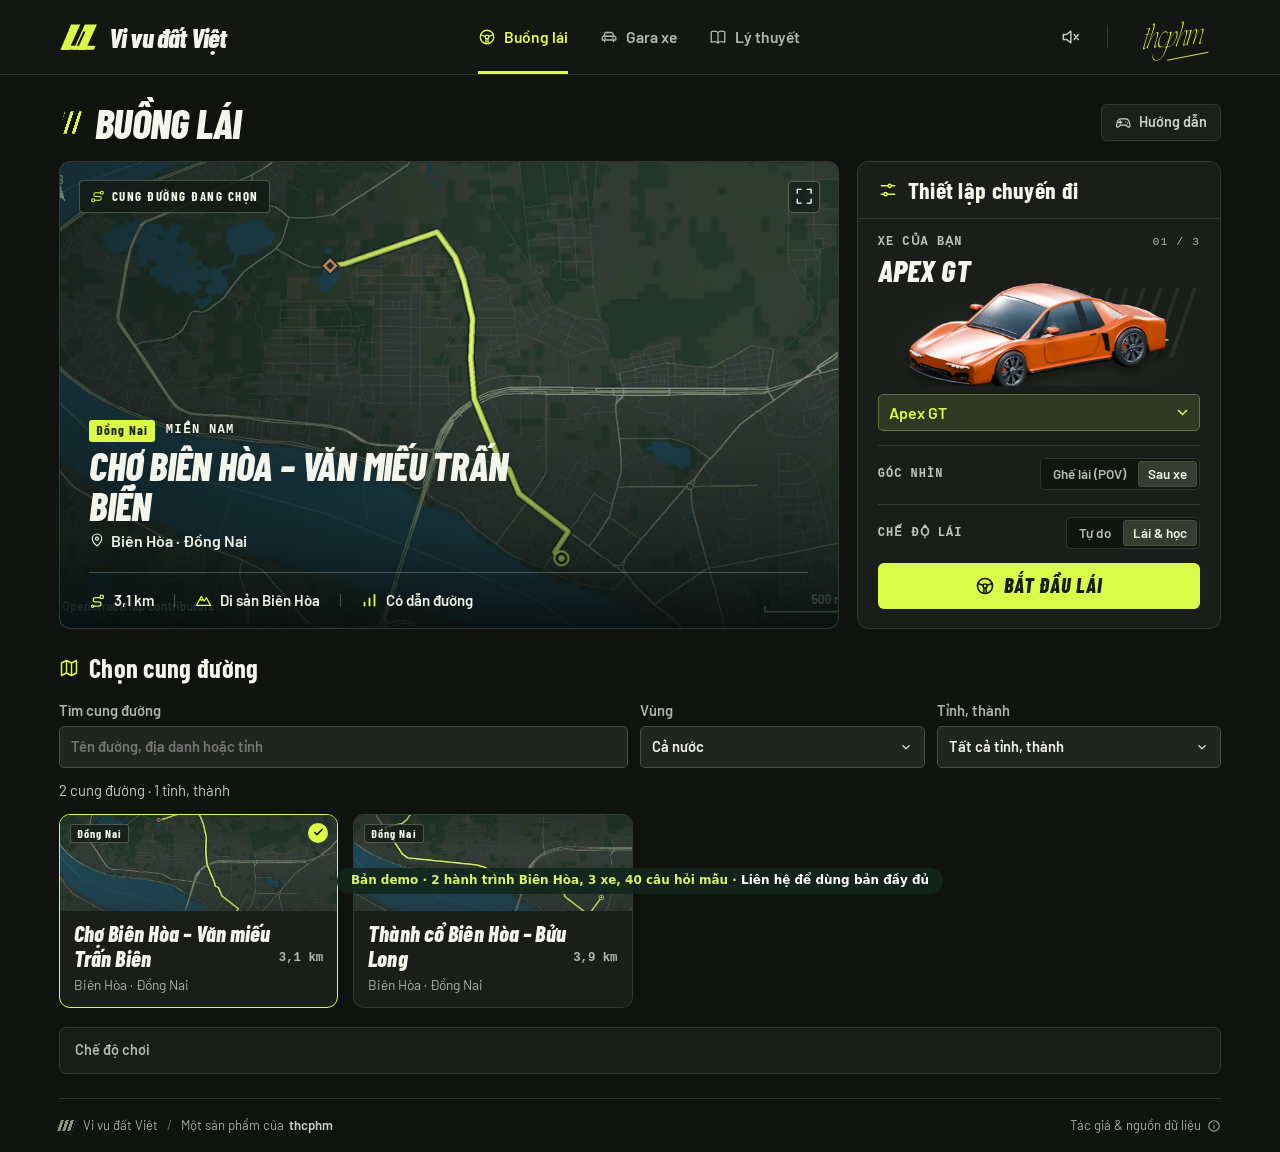
<file: index.html>
<!doctype html>
<html lang="vi"><head><script>(function(){var a={"drive": ["cho-bien-hoa-van-mieu-tran-bien", "thanh-co-bien-hoa-buu-long"], "landmark": ["van-mieu-tran-bien", "thanh-co-bien-hoa", "cho-bien-hoa", "khu-du-lich-buu-long", "chua-buu-phong"]},q=new URLSearchParams(location.search),d=q.get('drive'),l=q.get('landmark');if(!((d&&a.drive.indexOf(d)>=0)||(l&&a.landmark.indexOf(l)>=0)))location.replace('edition/');})();</script><meta charset="utf-8"><meta name="viewport" content="width=device-width,initial-scale=1,viewport-fit=cover"><meta name="theme-color" content="#141b1b">
  <script>if(!location.search&&!location.hash)location.replace('edition/');</script>
  <link rel="stylesheet" href="edition/session.css">
  <title>Xuyên Việt · Lái xe trên bản đồ Việt Nam cùng Vi vu đất Việt</title>
  <meta name="description" content="Cầm lái trên bản đồ Việt Nam, tìm dấu ẩn ở các địa danh và gửi bạn bè bưu thiếp chụp trong game. Chơi ngay trên trình duyệt.">
  <link rel="canonical" href="/">
  <link rel="icon" type="image/png" sizes="96x96" href="favicon.png">
  <script src="journey-stops.js"></script><script src="journey-departures.js"></script>
  <link rel="preload" as="fetch" crossorigin href="vn-roads/index.json">
  <link rel="preload" as="fetch" crossorigin href="vn-traffic/index.json">
  <link rel="preload" as="fetch" crossorigin href="vn-bridges/details.json">
  <link rel="preload" as="fetch" crossorigin href="vn-bridges/footbridges.json">
  <link rel="preload" as="fetch" crossorigin href="vn-traffic/tunnels.json">
  <link rel="preload" as="fetch" crossorigin href="vn-water/index.json">
  <meta property="og:type" content="website">
  <meta property="og:locale" content="vi_VN">
  <meta property="og:site_name" content="Vi vu đất Việt">
  <meta property="og:title" content="Xuyên Việt · Lái xe trên bản đồ Việt Nam cùng Vi vu đất Việt">
  <meta property="og:description" content="Cầm lái trên bản đồ Việt Nam, tìm dấu ẩn ở các địa danh và gửi bạn bè bưu thiếp chụp trong game. Chơi ngay trên trình duyệt.">
  <meta property="og:url" content="/">
  <meta property="og:image" content="/buu-thiep/turtle.jpg">
  <meta property="og:image:type" content="image/jpeg">
  <meta property="og:image:width" content="1200">
  <meta property="og:image:height" content="630">
  <meta property="og:image:alt" content="Bưu thiếp Xuyên Việt chụp Tháp Rùa giữa Hồ Gươm trong Vi vu đất Việt">
  <meta name="twitter:card" content="summary_large_image">
  <script type="application/ld+json">{"@context":"https://schema.org","@type":"WebSite","name":"Vi vu đất Việt","url":"/","inLanguage":"vi"}</script>
<link rel="stylesheet" href="race.css"><link rel="stylesheet" href="answer-feedback.css"><link rel="stylesheet" href="world.css"><script>if(/^#(?:practice\/|exam\/|home$)/.test(location.hash))location.replace('hall.html'+location.hash);else if(new URLSearchParams(location.search).has('route'))location.replace('cup.html'+location.search)</script><link rel="stylesheet" href="cockpit-layout.css"><link rel="stylesheet" href="player-layout.css"><link rel="stylesheet" href="journey-opening.css"><link rel="stylesheet" href="cockpit-ui.css"><link rel="stylesheet" href="cockpit-settings.css"><link rel="stylesheet" href="atlas-finder.css"><link rel="stylesheet" href="driving-map.css"><link rel="stylesheet" href="driving-renderer.css"><link rel="stylesheet" href="sight-secrets.css"><link rel="stylesheet" href="sight-secret-art.css"><link rel="stylesheet" href="journey-postcard.css"><style>#demoBanner{position:fixed;left:50%;bottom:6px;transform:translateX(-50%);z-index:9999;padding:5px 14px;border-radius:999px;background:#12261ce6;color:#d8f36a;font:600 12px/1.3 system-ui,sans-serif;text-decoration:none;white-space:nowrap;max-width:96vw;overflow:hidden;text-overflow:ellipsis}#demoBanner b{color:#fff}#departureChoices,#departureSearch,#startGuided,#openSights,#openPasses,#openMap,#challenge,#showBoard,#showGuidedBoard,.passCollection,a[href^='cup.html'],a[href^='hall.html'],a[href^='library.html']{display:none!important}</style></head>
<body class="arcade journey" data-phase="grid"><script src="edition/route-data.js"></script><script src="edition/pass-data.js"></script><script src="edition/routes.js"></script><script src="edition/session.js"></script><canvas id="world" aria-label="Mạng đường Việt Nam 3D"></canvas>
<div id="openingStill" hidden aria-hidden="true"></div>
<header><a class="brand" href="./">Vi vu <b>đất Việt</b><span class="edition-sign">thcphm</span></a><nav aria-label="Chế độ chơi"><a href="./?classic=1" aria-current="page">Xuyên Việt</a><a href="cup.html">Đua Cúp</a><a href="hall.html">Sân tập</a></nav><div id="viewTools">
  <button type="button" id="lookAround" aria-label="Nhìn quanh" aria-description="Giữ và kéo nút mắt hoặc dùng các phím mũi tên khi nút có tiêu điểm. Thả ra để nhìn theo xe." aria-pressed="false" title="Giữ và kéo để nhìn quanh · Thả để nhìn theo xe"><svg viewBox="0 0 24 24" width="24" height="24" fill="none" stroke="currentColor" stroke-width="1.7" aria-hidden="true"><path d="M2 12s3.6-7 10-7 10 7 10 7-3.6 7-10 7S2 12 2 12Z"/><circle cx="12" cy="12" r="3"/></svg></button>
  <button type="button" id="takePhoto" aria-label="Chụp ảnh cảnh" aria-keyshortcuts="F" title="Chụp ảnh cảnh (F)"><svg viewBox="0 0 24 24" width="24" height="24" fill="none" stroke="currentColor" stroke-width="1.7" stroke-linejoin="round" aria-hidden="true"><path d="M3 7.5h4l1.7-3h6.6l1.7 3h4v12H3z"/><circle cx="12" cy="13" r="3.6"/></svg><span class="shutterLabel">Chụp</span></button>
</div><div class="tools"><button type="button" id="camera" hidden>Trong xe</button><button type="button" id="carMusic" aria-label="Nhạc trong xe" aria-pressed="false" title="Bật nhạc" hidden><span class="musicNote" aria-hidden="true">♫</span><span class="musicLabel">Bật nhạc</span></button><button id="sound">Tắt âm</button><button id="worldEnergy" class="edition-energy-btn" hidden>Năng lượng</button><button id="pause" hidden>Tạm dừng</button></div></header>
<audio id="cabinTrack" src="music/silver-lining.mp3" preload="none"></audio>
<main id="grid" class="opening" aria-labelledby="journeyTitle">
  <div class="departureRibbon"><div id="departureChoices" class="departureChoices" role="group" aria-label="Chọn nhanh điểm xuất phát"></div><a class="passCollection" href="cung-duong.html">Cung đường nổi tiếng</a></div>
  <div class="openingCopy">
    <p class="openingMode">Xuyên Việt <span>Lái tự do</span></p>
    <h1 id="journeyTitle">Xuyên Việt</h1>
    <p id="journeyCaption">Lái xe trên bản đồ Việt Nam, từ phố cổ Hà Nội đến những cung đèo và miền sông nước.</p>
    <label class="learnerChoice"><input id="learnerDrive" type="checkbox"> Tập lái bằng sedan <small>40 km/h</small></label>
    <div class="openingActions">
      <button id="launch" aria-describedby="runNotice" disabled>Đang tải đường…</button>
      <button id="startGuided" aria-haspopup="dialog" disabled>Lộ trình</button>
      <button id="openSetup" aria-haspopup="dialog">Tùy chọn</button>
    </div>
    <p class="runNotice">
      <span id="runNotice">Khi xuất phát, máy chủ ghi lượt lái và dùng cookie cho khách. <a href="privacy.html" target="_blank" rel="noopener">Quyền riêng tư</a></span>
    </p>
    <p id="loadStatus" role="status"></p>
  </div>
  <form id="departureSearch" class="atlasTicket" role="search" aria-label="Tìm điểm xuất phát">
    <span class="ticketMap" aria-hidden="true"><canvas id="departureMap" width="520" height="182"></canvas></span>
    <div class="ticketInfo"><label for="departureQuery">Bạn muốn xuất phát ở đâu?</label>
      <div class="departureQuery"><input id="departureQuery" type="search" placeholder="Tên đường, địa danh…" autocomplete="off" enterkeyhint="search"><button id="openingAtlas" type="submit" aria-haspopup="dialog" disabled>Tìm</button></div>
      <small id="departureCoords"></small>
    </div>
  </form>
  <div class="openingKeys" aria-label="Phím điều khiển"><span><kbd>W</kbd><kbd>S</kbd> Ga / phanh</span><span><kbd>A</kbd><kbd>D</kbd> Đánh lái</span><span data-boost-control><kbd>Shift</kbd> Nitro</span><span><kbd>M</kbd> Bản đồ</span></div>
</main>
<script>JourneyDepartures.mount()</script>
<dialog id="journeySetup" aria-labelledby="setupTitle">
  <div class="dialogHead"><h2 id="setupTitle">Tùy chọn hành trình</h2><button id="closeSetup" aria-label="Đóng tùy chọn">✕</button></div>
  <div class="launchpanel"><div class="fieldlabel"><label for="openMap">Điểm xuất phát</label><span class="placeShortcuts"><a href="#dia-danh" id="openSights">Danh lam 3D</a><a href="#duong-deo" id="openPasses">Đường đèo</a></span></div><button id="openMap"><b id="placeTitle">Chọn điểm xuất phát</b><span>Mở bản đồ ↗</span></button><a data-weather href="https://open-meteo.com/" target="_blank" rel="noopener" aria-label="Thời tiết từ Open-Meteo">Thời tiết tại điểm lái</a><label for="garage">Xe của bạn</label><select id="garage"><optgroup label="Vi vu đất Việt · thcphm" data-edition></optgroup><option value="supercar">Siêu xe động cơ giữa</option><option value="gt">GT điện</option><option value="muscle-car">Muscle Car V8</option><option value="rally">Rally thể thao</option><option value="family-sedan">Sedan 5 chỗ</option><option value="suv">SUV 7 chỗ</option><option value="family-minivan">MPV gia đình 7 chỗ</option></select><label for="trafficLevel">Mật độ giao thông</label><select id="trafficLevel"><option value="auto">Theo khu vực và giờ lái</option><option value="quiet">Đường thoáng</option><option value="busy">Phố đông</option></select><button id="challenge" aria-describedby="challengeNotice" disabled>Đua xuyên Việt</button><p id="challengeNotice" class="runNotice">Khi xuất phát, máy chủ ghi lượt lái và dùng cookie cho khách. <a href="privacy.html" target="_blank" rel="noopener">Quyền riêng tư</a></p></div><button class="layoutButton" data-cockpit-settings aria-haspopup="dialog">Bố trí buồng lái</button><button class="openBoard" type="button" data-stamp-book aria-haspopup="dialog">Sổ dấu hành trình</button><button class="openBoard" id="showBoard">Bảng xếp hạng online</button><button class="openBoard" id="showGuidedBoard">Bảng hạng các tuyến nổi bật</button><details class="guide"><summary>Cách điều khiển</summary><p>W hoặc ↑ để tăng ga, S hoặc ↓ để phanh và lùi. A/D hoặc ←/→ để đánh lái. Giữ Shift để dùng nitro. Nhấn M hoặc chạm bản đồ nhỏ để mở bản đồ lớn. Trên điện thoại, giữ Ga rồi trượt lên Ga + Nitro để tăng tốc. Trượt về Ga để ngừng dùng nitro. Giữ nút mắt rồi kéo để nhìn quanh, hoặc chạm nút mắt rồi kéo trên cảnh. Thả ra để nhìn theo xe.</p></details><nav class="infoLinks" aria-label="Thông tin Vi vu đất Việt"><a href="trailer/qua-mot-khuc-cua.mp4">Xem trailer</a> · <a href="privacy.html">Quyền riêng tư</a> · <a href="terms.html">Điều khoản và nguồn</a> · <a href="contact.html">Liên hệ</a></nav>
</dialog>
<section id="hud" class="hud" hidden><div class="routeInfo"><div class="routeReadout"><small>ĐANG LÁI TRÊN</small><small id="duelInfo" hidden></small><strong id="street">Đường Việt Nam</strong><span id="turnInfo"></span><span id="roadFacts" hidden></span><span id="landmark" hidden></span><span id="guidedInfo" hidden></span><a data-weather href="https://open-meteo.com/" target="_blank" rel="noopener" aria-label="Thời tiết từ Open-Meteo">Thời tiết tại điểm lái</a><span id="trip">0,0 km</span></div><div class="routeActions"><button id="tourView" hidden>Ngắm địa danh 3D</button><button type="button" id="scenicRadio" hidden>Dò đài FM</button></div></div>
<button type="button" class="navigationDock" id="openDrivingMap" aria-haspopup="dialog" aria-controls="drivingMap" aria-keyshortcuts="M" aria-label="Mở bản đồ khu vực"><canvas id="map" width="188" height="150" aria-hidden="true"></canvas><span class="mapHint"><kbd>M</kbd> Bản đồ</span></button>
<div class="telemetry"><strong id="speed">0</strong> km/h<div><label>Thân xe <meter id="hp" min="0" max="100" value="100"></meter></label><label data-boost-control>Nitro <meter id="nitro" min="0" max="100" value="100"></meter></label></div></div>
</section>
<output id="callout" aria-live="polite"></output><div class="touch" id="touch" hidden><div><button data-key="a" aria-label="Lái trái">◀</button><button data-key="d" aria-label="Lái phải">▶</button></div><div><button data-key="w shift" data-slide-pedal>Ga + Nitro</button><button data-key="s" aria-label="Phanh và lùi" title="Giữ để phanh, tiếp tục giữ để lùi">Phanh<br>Lùi</button><button data-key="w" data-slide-pedal>Ga</button></div></div>
<div id="secretField" hidden><button type="button" id="secretGlint" aria-label="Khám phá ánh lóe">✧</button><div id="secretApparition" aria-hidden="true"></div></div>
<section id="tourCamera" hidden aria-label="Góc ngắm địa danh"><div><details id="tourInfo" open><summary><strong id="tourTitle"></strong></summary><p id="tourDescription" hidden></p></details><small>Kéo để xoay · <a id="tourReference" target="_blank" rel="noopener">Ảnh tham khảo ↗</a></small><button type="button" id="fieldView" hidden aria-haspopup="dialog">Xem tại chỗ</button> <button type="button" id="sitePlan" hidden aria-haspopup="dialog">Sơ đồ quần thể</button> <button type="button" id="secretOpen">Tìm dấu ẩn</button> <button type="button" data-postcard aria-haspopup="dialog">Viết bưu thiếp</button></div><label id="complexStopLabel" hidden>Góc ngắm<select id="complexStop"></select></label><label>Ánh sáng<select id="tourLight"><option value="">Theo hành trình</option><option value="9">Buổi sáng</option><option value="17">Cuối chiều</option><option value="21">Ban đêm</option></select></label><label>Khoảng cách<input id="tourZoom" type="range" min=".55" max="1.55" step=".05" value="1"></label><button id="backToCar">Trở lại xe</button>
  <div id="secretPanel" hidden>
    <small id="secretPlace"></small>
    <div id="secretHunt" hidden>
      <p id="secretClue" tabindex="-1"></p><span id="secretDirection" role="status"></span>
      <label id="secretLens" hidden>Lấy nét · Gần <input id="secretFocus" type="range" min=".55" max="1.55" step=".05" value="1"> Xa</label>
      <button type="button" id="secretDusk" hidden>Ngắm lúc chạng vạng</button>
      <div class="stampActions"><button type="button" id="secretLeft" aria-label="Xoay góc ngắm sang trái">◀</button><button type="button" id="secretRight" aria-label="Xoay góc ngắm sang phải">▶</button><button type="button" id="secretCapture" disabled>Đóng dấu</button><button type="button" id="secretCancel">Ngắm tiếp</button></div>
    </div>
    <div id="secretResult" hidden>
      <div id="secretPrint" class="sight-secret-discovery" aria-hidden="true"></div>
      <div role="status"><small id="secretSaved"></small><h2 id="secretTitle"></h2><p id="secretStory"></p></div>
      <div class="stampActions"><button type="button" data-stamp-book aria-haspopup="dialog">Mở sổ dấu</button><button type="button" data-postcard aria-haspopup="dialog">Gửi bưu thiếp có dấu</button><button type="button" id="secretDone">Ngắm tiếp</button></div>
    </div>
  </div>
</section>
<dialog id="stampJournal" aria-labelledby="stampHeading">
  <div class="stampBookHead"><h2 id="stampHeading">Sổ dấu hành trình</h2><button type="button" id="stampClose" autofocus>Đóng sổ</button></div>
  <p id="stampCount"></p><ul id="stampList"></ul>
  <div id="stampPages" hidden><button id="stampPrev" type="button">Trang trước</button><span id="stampPage" aria-live="polite"></span><button id="stampNext" type="button">Trang sau</button></div>
</dialog><dialog id="fieldDialog" aria-labelledby="fieldTitle"><header><h2 id="fieldTitle"></h2><button type="button" id="fieldClose">Đóng</button></header><div id="fieldStage"></div><footer><span id="fieldCaption"></span><a id="fieldSource" target="_blank" rel="noopener">Nguồn tư liệu ↗</a></footer></dialog>
<dialog id="sightPhoto" aria-labelledby="sightPhotoTitle"><header><h2 id="sightPhotoTitle"></h2><button type="button" autofocus>Đóng ảnh</button></header><figure><img alt=""><figcaption></figcaption></figure></dialog>
<dialog id="atlas" aria-labelledby="atlasTitle">
<div class="dialogHead"><div><small>ATLAS VIỆT NAM</small><h2 id="atlasTitle">Chọn điểm xuất phát</h2><p id="coverage"></p></div><button id="closeAtlas" aria-label="Đóng bản đồ">✕</button></div>
<div class="atlasSwitch" aria-label="Hiển thị điểm đến"><button id="atlasList" aria-pressed="true">Danh sách</button><button id="atlasMap" aria-pressed="false">Bản đồ</button></div><div class="atlasCols"><canvas id="country" width="430" height="615" aria-label="Bản đồ điểm đến tại Việt Nam, gồm quần đảo Hoàng Sa (Việt Nam) và quần đảo Trường Sa (Việt Nam)"></canvas>
<section class="atlasBrowse"><label for="findPlace">Tìm trên bản đồ</label><input id="findPlace" type="search" placeholder="Số nhà, tên đường, địa điểm hoặc tọa độ" autocomplete="off" enterkeyhint="search" role="combobox" aria-autocomplete="list" aria-controls="places" aria-expanded="false">
<div class="atlasNearby" aria-label="Tìm quanh xe"><button type="button" data-near="Cây xăng">Cây xăng gần đây</button><button type="button" data-near="Cà phê">Cà phê gần đây</button><button type="button" data-near="Chợ">Chợ gần đây</button></div>
<label for="tourFilter">Bộ lọc</label><select id="tourFilter"><option value="all">Tất cả điểm đến</option><option value="mountain">Đường đèo</option><option value="model">Mô hình 3D riêng</option><option value="heritage">Tuyến tham quan di sản</option></select>
<small id="resultCount" role="status"></small><div id="places" role="listbox" aria-label="Kết quả tìm kiếm"></div><button id="morePlaces" type="button" hidden>Xem thêm</button><button id="retrySearch" type="button" hidden>Thử tải lại dữ liệu tìm kiếm</button></section></div>
<div class="atlasFoot"><p id="picked" role="status"></p><a id="racePass" hidden>Đua chặng này</a><button class="hot" id="travel" disabled>Đặt điểm xuất phát</button></div></dialog>
<dialog id="drivingMap" aria-labelledby="drivingMapTitle" aria-describedby="drivingMapStreet">
  <div class="areaMapHeader"><div><h2 id="drivingMapTitle">Bản đồ khu vực</h2><p id="drivingMapStreet"></p></div><button id="closeDrivingMap" type="button" autofocus>Trở lại xe</button></div>
  <div class="areaMapSheet"><canvas id="areaMap" aria-label="Mạng đường, địa danh, vị trí và hướng xe. Dùng phím mũi tên để di chuyển bản đồ."></canvas><span class="mapNorth">Bắc</span><span id="mapScale"></span></div>
  <div class="areaMapFooter"><div class="areaMapKey"><span><i class="carSwatch"></i>Xe của bạn</span><span><i></i>Địa danh</span><span id="mapFixtureKey" hidden><i class="lampSwatch"></i>Đèn <i class="bollardSwatch"></i>Cọc chắn</span><a href="https://www.openstreetmap.org/copyright" target="_blank" rel="noopener">© OpenStreetMap</a></div>
    <div class="areaMapControls"><button id="mapZoomOut" aria-label="Thu nhỏ">−</button><button id="mapZoomIn" aria-label="Phóng to">+</button><button id="mapRecenter">Về vị trí xe</button></div></div>
</dialog>
<link rel="stylesheet" href="drive-planner.css">
<script src="guided-drive.js"></script><script src="drive-planner.js"></script>
<dialog id="drivePlanner" aria-labelledby="plannerTitle">
  <div class="dialogHead"><h2 id="plannerTitle">Lộ trình Xuyên Việt</h2><button id="closePlanner" aria-label="Đóng lộ trình">✕</button></div>
  <div class="planTabs" role="group" aria-label="Loại lộ trình"><button id="customTab" aria-pressed="true">Tự chọn</button><button id="featuredTab" aria-pressed="false">Tuyến nổi bật</button></div>
  <div id="customTrip"><label for="pickOrigin">Điểm đi</label><button id="pickOrigin" aria-haspopup="dialog"></button><label for="pickDestination">Điểm đến</label><button id="pickDestination" aria-haspopup="dialog">Chọn điểm đến</button></div>
  <div id="featuredTrips" hidden><fieldset id="featuredChoices" aria-label="Tuyến có bảng xếp hạng"></fieldset><p id="featuredDescription" aria-live="polite"></p><a href="cung-duong.html">Khám phá sáu cung đèo</a></div>
  <p id="planStatus" role="status"></p>
  <div class="planActions"><button id="planDrive" class="hot" disabled>Tìm đường</button><button id="planRanking" hidden>Xem bảng hạng</button></div>
</dialog>
<dialog id="guidedArrival" aria-labelledby="arrivalTitle"><h2 id="arrivalTitle">Đã đến hồ Tam Chúc</h2><p id="arrivalResult"></p><button class="hot" id="arrivalBoard">Xem hạng và gửi thành tích</button><button id="arrivalTour">Ngắm Tam Chúc</button><button id="arrivalDrive">Lái tiếp</button><button id="arrivalRetry">Lái lại tuyến này</button></dialog>
<dialog id="pit"><small>GARA CHÚ TƯ</small><h2 id="remark"></h2><p id="prompt"></p><img id="pitImage" hidden alt=""><div id="choices"></div><p id="reply" role="status"></p><button id="repair" class="hot" hidden>Nhận xe và lái tiếp</button></dialog>
<dialog id="rest"><small>XUYÊN VIỆT</small><h2>Dừng chân</h2><p id="positionLabel"></p><button id="resume" class="hot">Lái tiếp</button><button type="button" data-postcard aria-haspopup="dialog">Viết bưu thiếp từ đây</button><button id="scoreBoard">Xem hạng và gửi thành tích</button><button class="layoutButton" data-cockpit-settings aria-haspopup="dialog">Bố trí buồng lái</button><button id="raceMode">Đua xuyên Việt</button><button id="reverse">Đặt xe về đường</button><button id="pausedPlanner">Chọn lộ trình</button><button id="relocate">Đổi điểm xuất phát</button><a href="#duong-deo" id="pausedPasses">Chọn đường đèo</a><a href="cup.html">Đua Cúp Bánh Mì</a><a href="edition/">Buồng lái thcphm</a></dialog>
<dialog id="postcard" aria-labelledby="postcardTitle">
  <div class="postcardHead"><h2 id="postcardTitle">Bưu thiếp Xuyên Việt</h2><button type="button" id="closePostcard" autofocus>Đóng</button></div>
  <img id="postcardPrint" alt="" hidden>
  <p id="postcardMessage" aria-live="polite"></p>
  <div class="postcardActions">
    <button type="button" id="postcardNote" disabled>Đổi lời nhắn</button>
    <button type="button" id="postcardShare" disabled>Gửi bưu thiếp</button>
    <a id="postcardSave" hidden>Tải ảnh</a>
    <button type="button" id="postcardLink">Sao chép link điểm hẹn</button>
  </div>
  <input type="url" id="postcardUrl" readonly hidden aria-label="Link điểm hẹn để sao chép">
</dialog>
<div class="osm-credit"><a href="https://www.openstreetmap.org/copyright" target="_blank" rel="noopener">© OpenStreetMap contributors</a> · <a href="https://opendatacommons.org/licenses/odbl/1-0/" target="_blank" rel="noopener">ODbL</a> · <a href="streetscape/CREDITS.txt" target="_blank" rel="noopener">Địa hình &amp; ảnh</a> · <a href="vn-environment/CREDITS.txt" target="_blank" rel="noopener">Dân cư &amp; lớp phủ</a> · <a href="vn-structures/CREDITS.txt" target="_blank" rel="noopener">Nhà</a></div>
<script src="guardrail-clearance.js"></script><script src="leaderboard.js"></script><script src="driving-weather.js"></script><script src="cockpit-settings.js"></script><script src="vehicle-look.js"></script><script src="drive-input.js"></script><script src="driving-renderer.js"></script><script src="driving-graphics.js"></script><script src="surface-materials.js"></script><script src="landmark-terrain.js"></script><script src="sight-landscapes.js"></script><script src="memorial-grounds-data.js"></script><script src="sight-grounds.js"></script><script src="cave-openings.js"></script><script src="vietnam-relief.js"></script><script src="pedestrian-models.js"></script><script src="bodywork.js"></script><script src="drivetrain.js"></script><script src="audio.js"></script><script src="answer-feedback.js"></script><script src="pit-quiz.js"></script><script src="road-tile-codec.js"></script><script src="bridge-profiles.js"></script><script src="tunnel-profiles.js"></script><script src="bridge-signatures.js"></script><script src="world-roads.js"></script><script src="world-road-traffic.js"></script><script src="world-duel.js"></script><script src="sight-details.js"></script><script src="ba-dinh-landscape.js"></script><script src="tourism-catalog.js"></script><script src="tourism-markets.js"></script><script src="heritage-components.js"></script><script src="van-mieu-survey.js"></script><script src="van-mieu.js"></script><script src="visitor-atlas.js"></script><script src="sight-photos.js"></script><script src="nature-field-captures.js"></script><script src="sight-field-views.js"></script><script src="bach-khoa-grounds.js"></script><script src="heritage-visits.js"></script><script src="central-arch.js"></script><script src="karst-landscapes.js"></script><script src="forest-giants.js"></script><script src="sights-van-mieu-tran-bien.js"></script><script src="sights-dong-nai-bien-hoa.js"></script><script src="sights-dong-nai-bien-hoa-center.js"></script><script src="tam-chuc-dien.js"></script><script src="tam-chuc-san.js"></script><script src="tam-chuc-nui-ho.js"></script><script src="tam-chuc-paths.js"></script><script src="temple-foundations.js"></script><script src="sight-finishes.js"></script><script src="sight-hydrography-data.js"></script><script src="sight-hydrography.js"></script><script src="landmark-materials.js"></script><script src="vietnam-landmarks.js"></script><script src="roadside-impact.js"></script><script src="vietnam-osm-buildings.js"></script><script src="vietnam-structures.js"></script><script src="vietnam-environment.js"></script><script src="vietnam-amenities.js"></script><script src="world-land-cover.js"></script><script src="world-street-life.js"></script><script src="visitor-roofs.js"></script><script src="central-streetscapes.js"></script><script src="tour-district.js"></script><script src="driving-water.js"></script><script src="shore-terrain.js"></script><script src="sidewalk-contours.js"></script><script src="grounded-walkways.js"></script><script src="temple-surfaces.js"></script><script src="world-signs.js"></script><script src="driving-map.js"></script><script src="shen-long.js"></script><script src="sky-sightings.js"></script><script src="world-bakery.js"></script><script src="edition/fleet.js"></script><script src="edition/energy.js"></script><script src="world-garage.js"></script><script src="world-scene.js"></script><script src="scenic-passes.js"></script><script src="landscape-views.js"></script><script src="pass-surface.js"></script><script src="mountain-stages.js"></script><script src="stage-terrain.js"></script><script src="atlas-finder.js"></script><template id="secretAssets"><script src="sight-secret-art.js"></script><script src="sight-secret-stories.js"></script><script src="sight-secret-coasts.js"></script><script src="sight-secret-inland.js"></script><script src="sight-secret-fieldnotes.js"></script><script src="sight-secret-pilgrimage.js"></script><script src="sight-secret-co-loa.js"></script><script src="sight-secret-dien-bien.js"></script><script src="sight-secret-ba-be.js"></script><script src="sight-secret-ha-long-islets.js"></script><script src="sight-secret-cai-beo.js"></script><script src="sight-secret-ben-beo.js"></script><script src="sight-secret-ben-hoa-thach-han.js"></script><script src="sight-secret-huong-tich.js"></script><script src="sight-secret-thien-tru.js"></script><script src="sight-secret-giai-oan-huong-son.js"></script><script src="sight-secret-ben-yen.js"></script><script src="sight-secret-ngu-nhac.js"></script><script src="sight-secret-huynh-thuy-le.js"></script><script src="sight-secret-go-thap.js"></script><script src="sight-secret-hon-yen.js"></script><script src="sight-secret-dam-o-loan.js"></script><script src="sight-secret-bai-mon.js"></script><script src="sight-secret-hon-nua.js"></script><script src="sight-secret-ben-bai-huong.js"></script><script src="sight-secret-luong-van-chanh.js"></script><script src="sight-secret-tuong-niem-nui-nhan.js"></script><script src="sight-secret-bao-tang-phu-yen.js"></script><script src="sight-secret-thac-cay-du.js"></script><script src="sight-secret-vinh-xuan-dai.js"></script><script src="sight-secret-mui-rang-dong.js"></script><script src="sight-secret-nui-da-bia.js"></script><script src="sight-secret-dam-cu-mong.js"></script><script src="sight-secret-ho-dambri.js"></script><script src="sight-secret-nha-vung-ro.js"></script><script src="sight-secret-chua-buu-minh.js"></script><script src="sight-secret-thac-dambri.js"></script><script src="sight-secret-vung-ro.js"></script><script src="sight-secret-bien-ho-che.js"></script><script src="sight-secret-bo-dong-nam-ho-lak.js"></script><script src="sight-secret-nha-day-buon-ma-thuot.js"></script><script src="sight-secret-dinh-lac-giao.js"></script><script src="sight-secret-bien-ho-pleiku.js"></script><script src="sight-secret-ben-thuyen-buon-jun.js"></script><script src="sight-secret-biet-dien-ho-lak.js"></script><script src="sight-secret-lang-sen.js"></script><script src="sight-secret-lang-mo-truong-dinh.js"></script><script src="sight-secret-nam-phuong-linh-tu.js"></script><script src="sight-secret-doc-phu-hai.js"></script><script src="sight-secret-lang-hoa-sa-dec.js"></script><script src="sight-secret-nguyen-sinh-sac.js"></script><script src="sight-secret-vuon-chim-bac-lieu.js"></script><script src="sight-secret-dinh-trung-go-cong.js"></script><script src="sight-secret-u-minh-ha.js"></script><script src="sight-secret-pu-luong.js"></script><script src="sight-secret-mac-cuu.js"></script><script src="sight-secret-thach-dong.js"></script><script src="sight-secret-phu-dung.js"></script><script src="sight-secret-cuc-phuong.js"></script><script src="sight-secret-cat-tien.js"></script><script src="sight-secret-bach-ma.js"></script><script src="sight-secret-my-son.js"></script><script src="sight-secret-xu-doai.js"></script><script src="sight-secret-tram-chim.js"></script><script src="sight-secret-dong-van.js"></script><script src="sight-secret-themes.js"></script></template><script src="sight-secrets.js"></script><template id="journeyRenderer"><script src="three.min.js"></script><script src="traffic/loader.js"></script><script src="clipper.min.js"></script><script src="tree-scan-data.js"></script><script src="tree-models.js"></script><script src="cabin.js"></script><script src="driving-fx.js"></script><script src="tunnel-mesh.js"></script><script src="bridge-mesh.js"></script><script src="world-verges.js"></script><script src="world-atmosphere.js"></script><script src="world-family-sedan.js"></script></template><script src="world.js"></script><a id="demoBanner" href="contact.html">Bản demo · 2 hành trình Biên Hòa, 3 xe, 40 câu hỏi mẫu · <b>Liên hệ để dùng bản đầy đủ</b></a></body></html>
</file>
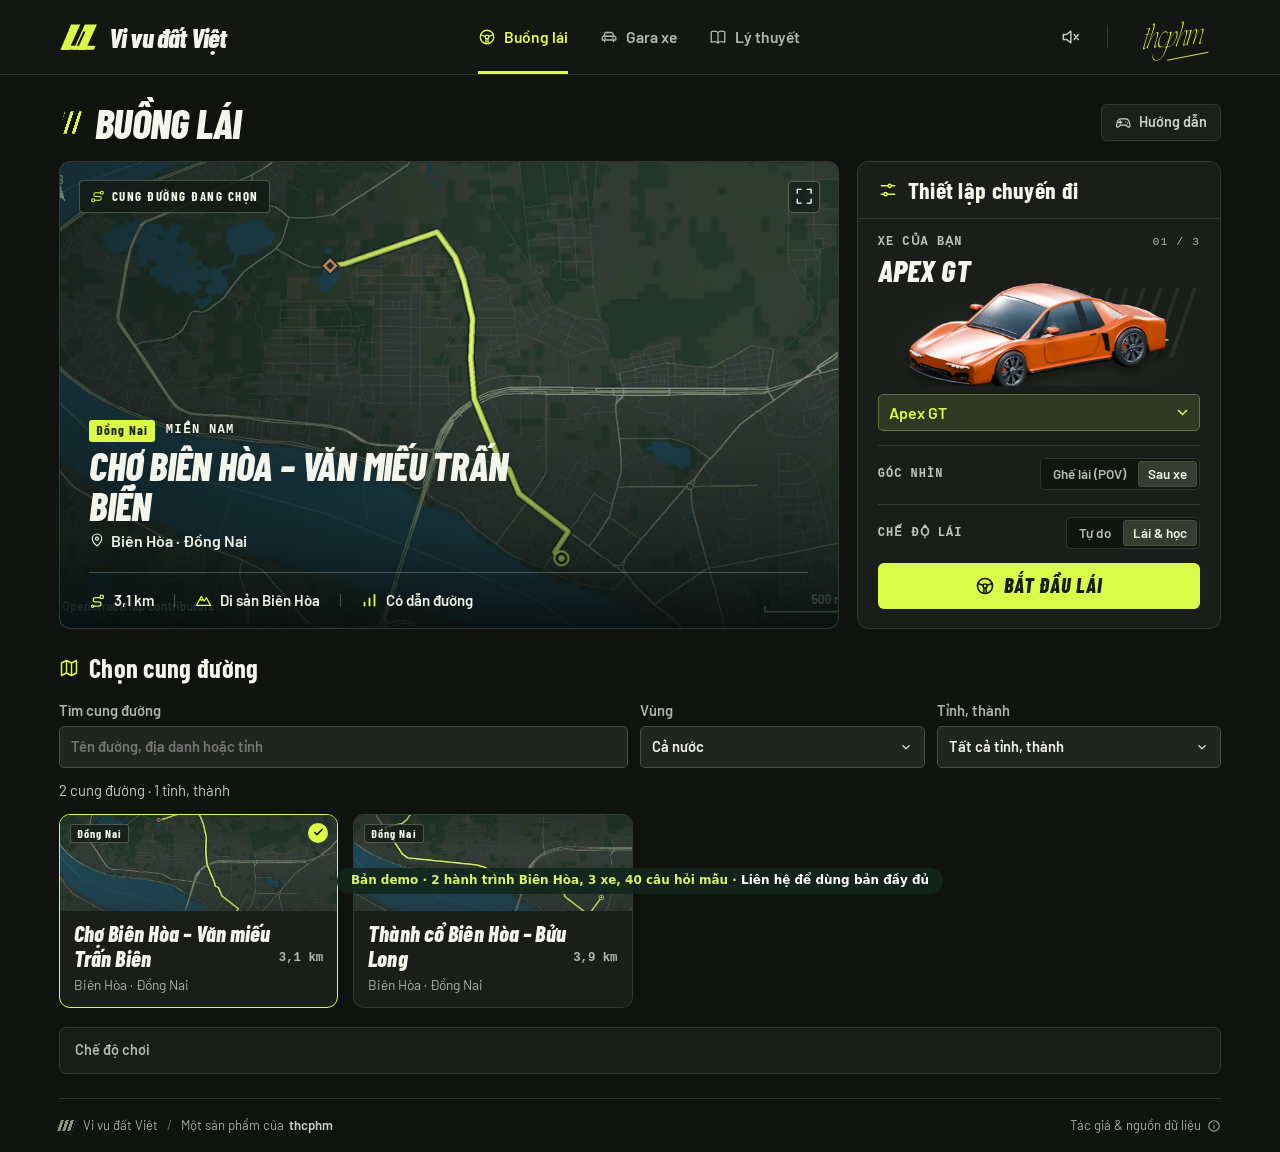
<file: edition/index.html>
<!doctype html>
<html lang="vi">
<head>
  <meta charset="utf-8">
  <meta name="viewport" content="width=device-width,initial-scale=1,viewport-fit=cover">
  <meta name="theme-color" content="#101210">
  <meta name="description" content="Vi vu đất Việt – mô phỏng lái xe trên những cung đường Việt Nam, chọn xe và ôn lý thuyết. Một sản phẩm của thcphm.">
  <meta property="og:site_name" content="Vi vu đất Việt">
  <meta property="og:title" content="Vi vu đất Việt">
  <meta name="author" content="thcphm">
  <title>Vi vu đất Việt</title>
  <link rel="icon" type="image/svg+xml" href="assets/mark.svg">
  <link rel="stylesheet" href="style.css">
  <link rel="preload" href="assets/fonts/condensed-extra-italic.woff" as="font" type="font/woff" crossorigin>
  <link rel="preload" href="assets/routes/traces/cho-bien-hoa-van-mieu-tran-bien.webp" as="image">
<style>#demoBanner{position:fixed;left:50%;bottom:6px;transform:translateX(-50%);z-index:9999;padding:5px 14px;border-radius:999px;background:#12261ce6;color:#d8f36a;font:600 12px/1.3 system-ui,sans-serif;text-decoration:none;white-space:nowrap;max-width:96vw;overflow:hidden;text-overflow:ellipsis}#demoBanner b{color:#fff}a[data-page='ban-do'],.map-jump,a[href^='../cup.html'],a[href^='../hall.html'],a[href^='../library.html'],a[href*='plan=custom'],a[href*='classic=1']{display:none!important}</style></head>
<body>
  <header class="topbar">
    <div class="top-inner">
      <a class="brand" href="#buong-lai" aria-label="Vi vu đất Việt, về buồng lái">
        <img class="mark" src="assets/mark.svg" alt="" width="46" height="42">
        <span>Vi vu đất Việt</span>
      </a>
      <nav class="main-nav" aria-label="Điều hướng chính">
        <a href="#buong-lai" data-page="buong-lai"><i data-icon="wheel"></i>Buồng lái</a>
        <a href="#ban-do" data-page="ban-do"><i data-icon="map-fold"></i>Bản đồ</a>
        <a href="#gara" data-page="gara"><i data-icon="car"></i>Gara xe</a>
        <a href="#ly-thuyet" data-page="ly-thuyet"><i data-icon="book"></i>Lý thuyết</a>
      </nav>
      <div class="bar-end">
        <button class="icon-button sound-switch" id="sound" aria-label="Bật âm thanh" title="Bật âm thanh"><i data-icon="volume-x"></i></button>
        <span class="bar-divider"></span>
        <button class="signature-button" data-dialog="credits" title="Tác giả và nguồn dữ liệu" aria-label="thcphm, tác giả và nguồn dữ liệu"><span class="signature">thcphm</span></button>
      </div>
    </div>
  </header>

  <main class="shell">
    <section class="view" id="view-buong-lai" aria-labelledby="cockpit-title">
      <div class="page-head">
        <div class="title-wrap"><span class="heading-ticks" aria-hidden="true"></span><h1 id="cockpit-title">Buồng lái</h1></div>
        <div class="page-actions">
          <button class="soft-button" data-dialog="guide"><i data-icon="gamepad"></i>Hướng dẫn</button>
        </div>
      </div>
      <div class="dashboard">
        <article class="hero" id="route-hero" aria-labelledby="hero-title">
          <div class="hero-land" id="hero-land"></div>
          <div class="hero-screen"></div>
          <div class="hero-car-wrap" id="hero-car-wrap"><img id="hero-car" src="assets/vehicles/apex-rear.webp" alt=""></div>
          <div class="hero-shade"></div>
          <div class="hero-top">
            <span class="route-ribbon"><i data-icon="route"></i>Cung đường đang chọn</span>
            <button class="hero-expand" id="scenic-open" aria-label="Xem toàn cảnh cung đường" title="Xem toàn cảnh"><i data-icon="expand"></i></button>
          </div>
          <div class="hero-info">
            <div class="hero-kicker"><span class="road-code" id="hero-code">ĐỒNG NAI</span><span class="hero-region" id="hero-region">ĐÔNG NAM BỘ</span></div>
            <h2 id="hero-title" class="long-title">Bến xe Trị An – Cầu Chiến khu D</h2>
            <p class="hero-location"><i data-icon="pin"></i><span id="hero-location">Trị An · Đồng Nai</span></p>
          </div>
          <div class="hero-bottom">
            <div><i data-icon="waypoints"></i><span id="hero-length">5,2 km</span></div>
            <span></span>
            <div><i data-icon="mountain"></i><span id="hero-terrain">Đường ven hồ</span></div>
            <span></span>
            <div><i data-icon="level"></i><span id="hero-level">Có dẫn đường</span></div>
          </div>
        </article>

        <aside class="setup" aria-labelledby="setup-title">
          <div class="panel-head"><div class="panel-title"><i data-icon="sliders"></i><h2 id="setup-title">Thiết lập chuyến đi</h2></div></div>
          <div class="selected-car">
            <div class="car-label"><span class="mini-label">Xe của bạn</span><span class="mono car-index" id="car-index">01 / 12</span></div>
            <div class="model-name" id="model-name">Apex GT</div>
            <div class="car-stage"><div class="stage-stripes" aria-hidden="true"></div><img id="model-photo" src="assets/vehicles/apex-studio.webp" alt="Apex GT màu cam"></div>
          </div>
          <div class="setup-controls">
            <select class="quick-car-select" id="quick-car" aria-label="Chọn mẫu xe"></select>
            <div class="mode-row"><span class="mini-label">Góc nhìn</span><div class="mode-tabs" role="group" aria-label="Góc nhìn khi lái">
              <button type="button" data-perspective="cockpit">Ghế lái (POV)</button><button type="button" data-perspective="chase">Sau xe</button>
            </div></div>
            <div class="mode-row"><span class="mini-label">Chế độ lái</span><div class="mode-tabs" role="group" aria-label="Chế độ lái">
              <button data-mode="free">Tự do</button><button data-mode="study">Lái &amp; học</button>
            </div></div>
            <button class="primary start-drive" data-start><i data-icon="wheel"></i>Bắt đầu lái</button>
          </div>
        </aside>
      </div>

      <section class="routes" aria-labelledby="routes-title">
        <div class="section-line"><div class="section-heading"><i data-icon="map-fold"></i><h2 id="routes-title">Chọn cung đường</h2></div><a class="map-jump" href="#ban-do"><i data-icon="map-fold"></i>Bản đồ toàn quốc</a></div>
        <div class="route-tools">
          <label>Tìm cung đường<input id="route-query" type="search" placeholder="Tên đường, địa danh hoặc tỉnh" autocomplete="off"></label>
          <label>Vùng<select id="route-region"><option value="">Cả nước</option><option>Miền Bắc</option><option>Miền Trung</option><option>Miền Nam</option></select></label>
          <label>Tỉnh, thành<select id="route-province"><option value="">Tất cả tỉnh, thành</option></select></label>
        </div>
        <div class="route-actions"><output id="route-count" aria-live="polite"></output><a href="../index.html?plan=custom">Tự lập lộ trình</a></div>
        <div class="route-cards" id="route-cards" role="group" aria-label="Chọn cung đường mô phỏng"></div>
        <button type="button" class="soft-button route-more" id="more-routes" hidden>Xem thêm cung đường</button>
      </section>
      <nav class="original-modes" aria-label="Các chế độ chơi"><span>Chế độ chơi</span><a href="../index.html?classic=1">Xuyên Việt</a><a href="../cup.html">Cúp Bánh Mì</a><a href="../hall.html">Sân tập &amp; thi thử</a><a href="../library.html">Thư viện</a></nav>
    </section>

    <section class="view" id="view-ban-do" aria-labelledby="atlas-heading" hidden>
      <div class="page-head"><div class="title-wrap"><span class="heading-ticks" aria-hidden="true"></span><h1 id="atlas-heading">Bản đồ Việt Nam</h1></div><button id="atlas-country" class="soft-button"><i data-icon="expand"></i>Toàn quốc</button></div>
      <div class="atlas-layout">
        <div id="map-pane" role="region" aria-label="Bản đồ Việt Nam, chọn điểm xuất phát"></div>
        <aside class="atlas-rail">
          <div class="panel-title"><i data-icon="pin"></i><h2>Điểm xuất phát</h2></div>
          <label for="province">Tỉnh, thành phố</label><select id="province" disabled><option>Đang tải địa giới…</option></select>
          <div id="commune-field"><label for="commune">Xã, phường Đồng Nai</label><select id="commune" disabled><option>Chọn xã, phường</option></select></div>
          <label class="station-toggle"><input type="checkbox" id="map-stations" checked> Hiện trạm theo loại xe</label><small class="station-note">Điểm OSM đã ghi nhận. Trạng thái trạm không cập nhật trực tiếp.</small><button id="back-dong-nai" class="soft-button"><i data-icon="map-fold"></i>Về Đồng Nai</button>
          <div class="atlas-picked"><span class="mini-label">Vị trí đã chọn</span><h3 id="pin-title">Hồ Trị An</h3><p id="pin-coords"></p></div>
          <p class="atlas-tip" id="atlas-tip" role="status">Chạm lên bản đồ hoặc chọn địa danh để đặt điểm xuất phát.</p>
          <button id="pin-drive" class="primary" disabled><i data-icon="wheel"></i>Lái từ đây</button>
        </aside>
      </div>
    </section>

    <section class="view" id="view-gara" aria-labelledby="garage-title" hidden>
      <div class="page-head"><div class="title-wrap"><span class="heading-ticks" aria-hidden="true"></span><h1 id="garage-title">Gara xe</h1></div><span class="section-total">3 mẫu xe</span></div>
      <div class="fleet-filters" id="fleet-filters" role="group" aria-label="Lọc gara xe"></div><div id="garage-cards" class="garage-cards"></div>
      <div class="garage-foot"><div><i data-icon="pin"></i><span id="garage-route"></span></div><button class="primary" data-start><i data-icon="wheel"></i>Bắt đầu lái</button></div>
    </section>

    <section class="view" id="view-ly-thuyet" aria-labelledby="theory-title" hidden>
      <div class="page-head"><div class="title-wrap"><span class="heading-ticks" aria-hidden="true"></span><h1 id="theory-title">Ôn lý thuyết</h1></div><button class="soft-button" data-dialog="credits"><i data-icon="info"></i>Nguồn câu hỏi</button></div>
      <div id="theory-app" class="theory-area"><p class="empty-state">Đang tải bộ câu hỏi…</p></div>
    </section>
    <footer class="footer"><span class="footer-by"><span class="footer-logo" aria-hidden="true"></span>Vi vu đất Việt <span class="dot-sep">/</span> Một sản phẩm của <strong>thcphm</strong></span><button data-dialog="credits">Tác giả &amp; nguồn dữ liệu<i data-icon="info"></i></button></footer>
  </main>

  <dialog id="info-dialog" class="dialog">
    <div class="dialog-title"><h2 id="dialog-heading"></h2><button class="icon-button" id="close-info" aria-label="Đóng"><i data-icon="x"></i></button></div>
    <div id="dialog-content"></div>
  </dialog>

  <link rel="stylesheet" href="session.css"><script src="fleet.js"></script><script src="energy.js"></script>
  <script type="module" src="app.js"></script>
<a id="demoBanner" href="../contact.html">Bản demo · 2 hành trình Biên Hòa, 3 xe, 40 câu hỏi mẫu · <b>Liên hệ để dùng bản đầy đủ</b></a></body>
</html>
</file>
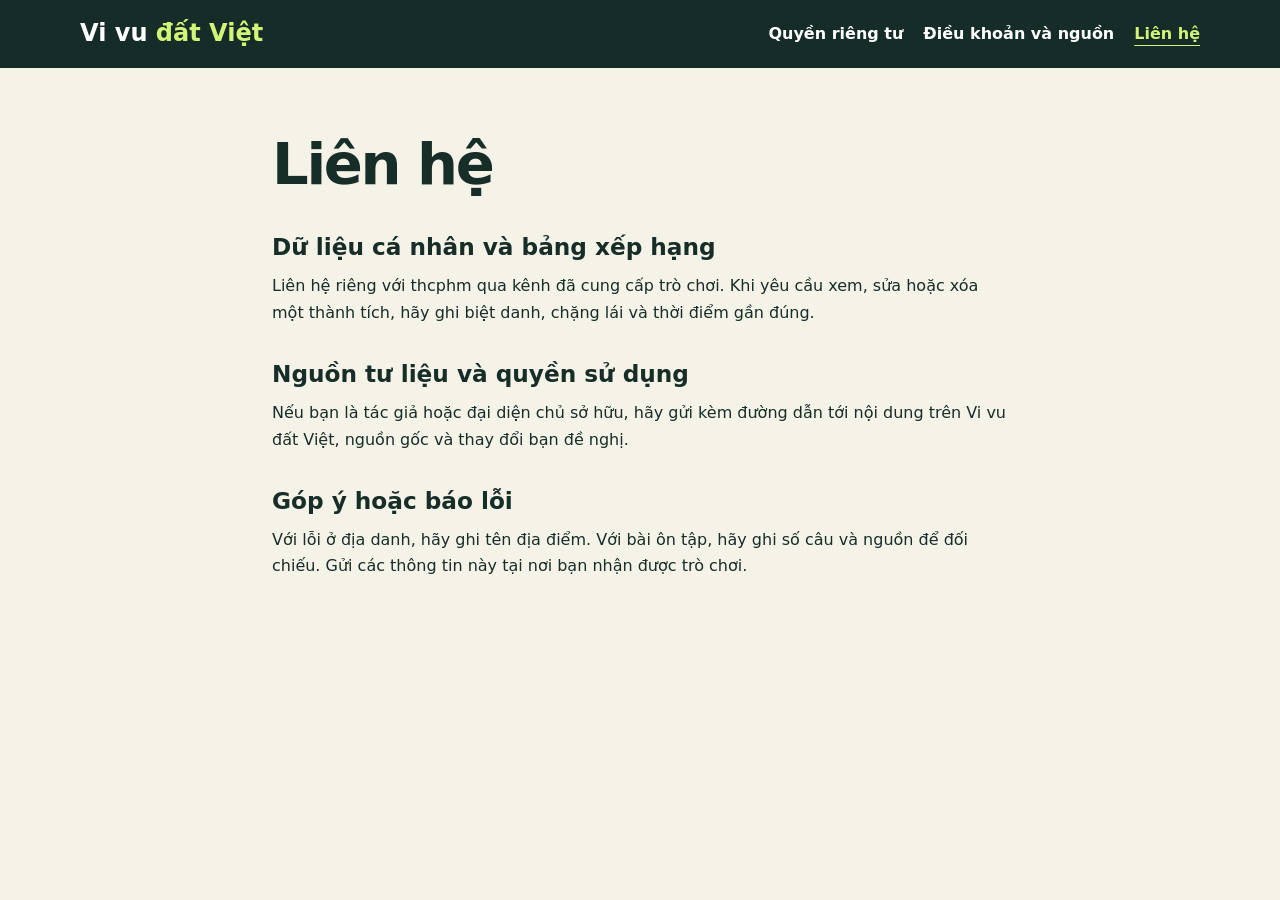
<file: contact.html>
<!doctype html>
<html lang="vi">
<head>
  <meta charset="utf-8">
  <meta name="viewport" content="width=device-width, initial-scale=1">

  <title>Liên hệ và góp ý cho Vi vu đất Việt</title>
  <meta name="description" content="Tìm cách liên hệ với Vi vu đất Việt để góp ý về trình mô phỏng lái xe, báo lỗi hoặc phản hồi về nội dung và dữ liệu của dự án.">
  <link rel="canonical" href="/contact">
  <link rel="icon" type="image/png" sizes="96x96" href="favicon.png">
  <meta property="og:type" content="website">
  <meta property="og:locale" content="vi_VN">
  <meta property="og:site_name" content="Vi vu đất Việt">
  <meta property="og:title" content="Liên hệ và góp ý cho Vi vu đất Việt">
  <meta property="og:description" content="Tìm cách liên hệ với Vi vu đất Việt để góp ý về trình mô phỏng lái xe, báo lỗi hoặc phản hồi về nội dung và dữ liệu của dự án.">
  <meta property="og:url" content="/contact">
  <meta property="og:image" content="/social-preview.jpg">
  <meta property="og:image:type" content="image/jpeg">
  <meta property="og:image:width" content="1200">
  <meta property="og:image:height" content="630">
  <meta property="og:image:alt" content="Xe đỏ trên đường đèo trong trò chơi Vi vu đất Việt">
  <meta name="twitter:card" content="summary_large_image">

  <link rel="stylesheet" href="site-info.css">
</head>
<body>
  <header><a class="brand" href="./">Vi vu <b>đất Việt</b></a><nav aria-label="Thông tin Vi vu đất Việt"><a href="privacy.html">Quyền riêng tư</a><a href="terms.html">Điều khoản và nguồn</a><a href="contact.html" aria-current="page">Liên hệ</a></nav></header>
  <main>
    <h1>Liên hệ</h1>
    <h2 id="du-lieu">Dữ liệu cá nhân và bảng xếp hạng</h2>
    <p>Liên hệ riêng với thcphm qua kênh đã cung cấp trò chơi. Khi yêu cầu xem, sửa hoặc xóa một thành tích, hãy ghi biệt danh, chặng lái và thời điểm gần đúng.</p>
    <h2>Nguồn tư liệu và quyền sử dụng</h2>
    <p>Nếu bạn là tác giả hoặc đại diện chủ sở hữu, hãy gửi kèm đường dẫn tới nội dung trên Vi vu đất Việt, nguồn gốc và thay đổi bạn đề nghị.</p>
    <h2>Góp ý hoặc báo lỗi</h2>
    <p>Với lỗi ở địa danh, hãy ghi tên địa điểm. Với bài ôn tập, hãy ghi số câu và nguồn để đối chiếu. Gửi các thông tin này tại nơi bạn nhận được trò chơi.</p>
  </main>
</body>
</html>
</file>
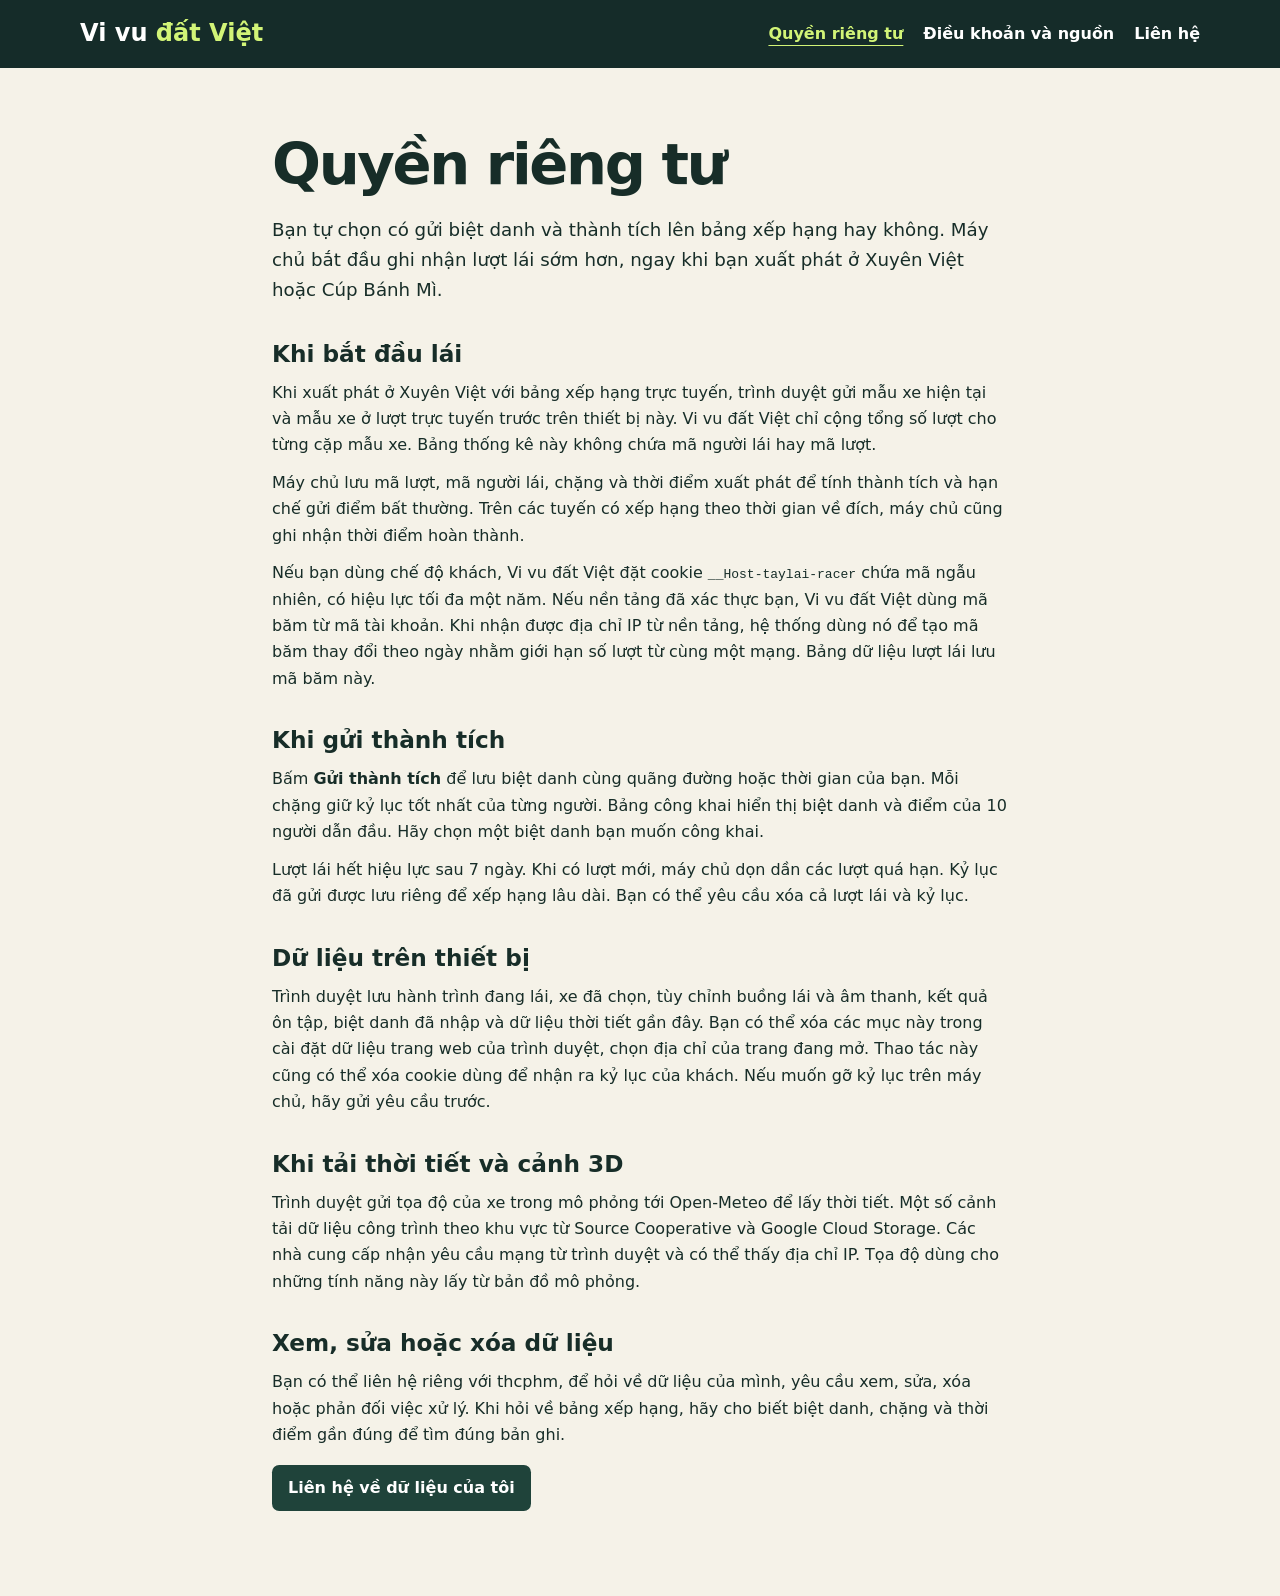
<file: privacy.html>
<!doctype html>
<html lang="vi">
<head>
  <meta charset="utf-8">
  <meta name="viewport" content="width=device-width, initial-scale=1">

  <title>Chính sách quyền riêng tư · Vi vu đất Việt</title>
  <meta name="description" content="Tìm hiểu cách Vi vu đất Việt lưu hành trình trên trình duyệt, sử dụng cookie khi ghi nhận lượt lái và xử lý biệt danh trên bảng xếp hạng.">
  <link rel="canonical" href="/privacy">
  <link rel="icon" type="image/png" sizes="96x96" href="favicon.png">
  <meta property="og:type" content="website">
  <meta property="og:locale" content="vi_VN">
  <meta property="og:site_name" content="Vi vu đất Việt">
  <meta property="og:title" content="Chính sách quyền riêng tư · Vi vu đất Việt">
  <meta property="og:description" content="Tìm hiểu cách Vi vu đất Việt lưu hành trình trên trình duyệt, sử dụng cookie khi ghi nhận lượt lái và xử lý biệt danh trên bảng xếp hạng.">
  <meta property="og:url" content="/privacy">
  <meta property="og:image" content="/social-preview.jpg">
  <meta property="og:image:type" content="image/jpeg">
  <meta property="og:image:width" content="1200">
  <meta property="og:image:height" content="630">
  <meta property="og:image:alt" content="Xe đỏ trên đường đèo trong trò chơi Vi vu đất Việt">
  <meta name="twitter:card" content="summary_large_image">

  <link rel="stylesheet" href="site-info.css">
</head>
<body>
  <header><a class="brand" href="./">Vi vu <b>đất Việt</b></a><nav aria-label="Thông tin Vi vu đất Việt"><a href="privacy.html" aria-current="page">Quyền riêng tư</a><a href="terms.html">Điều khoản và nguồn</a><a href="contact.html">Liên hệ</a></nav></header>
  <main>
    <h1>Quyền riêng tư</h1>
    <p class="lead">Bạn tự chọn có gửi biệt danh và thành tích lên bảng xếp hạng hay không. Máy chủ bắt đầu ghi nhận lượt lái sớm hơn, ngay khi bạn xuất phát ở Xuyên Việt hoặc Cúp Bánh Mì.</p>
    <h2>Khi bắt đầu lái</h2>
    <p>Khi xuất phát ở Xuyên Việt với bảng xếp hạng trực tuyến, trình duyệt gửi mẫu xe hiện tại và mẫu xe ở lượt trực tuyến trước trên thiết bị này. Vi vu đất Việt chỉ cộng tổng số lượt cho từng cặp mẫu xe. Bảng thống kê này không chứa mã người lái hay mã lượt.</p>
    <p>Máy chủ lưu mã lượt, mã người lái, chặng và thời điểm xuất phát để tính thành tích và hạn chế gửi điểm bất thường. Trên các tuyến có xếp hạng theo thời gian về đích, máy chủ cũng ghi nhận thời điểm hoàn thành.</p>
    <p>Nếu bạn dùng chế độ khách, Vi vu đất Việt đặt cookie <code>__Host-taylai-racer</code> chứa mã ngẫu nhiên, có hiệu lực tối đa một năm. Nếu nền tảng đã xác thực bạn, Vi vu đất Việt dùng mã băm từ mã tài khoản. Khi nhận được địa chỉ IP từ nền tảng, hệ thống dùng nó để tạo mã băm thay đổi theo ngày nhằm giới hạn số lượt từ cùng một mạng. Bảng dữ liệu lượt lái lưu mã băm này.</p>
    <h2>Khi gửi thành tích</h2>
    <p>Bấm <strong>Gửi thành tích</strong> để lưu biệt danh cùng quãng đường hoặc thời gian của bạn. Mỗi chặng giữ kỷ lục tốt nhất của từng người. Bảng công khai hiển thị biệt danh và điểm của 10 người dẫn đầu. Hãy chọn một biệt danh bạn muốn công khai.</p>
    <p>Lượt lái hết hiệu lực sau 7 ngày. Khi có lượt mới, máy chủ dọn dần các lượt quá hạn. Kỷ lục đã gửi được lưu riêng để xếp hạng lâu dài. Bạn có thể yêu cầu xóa cả lượt lái và kỷ lục.</p>
    <h2>Dữ liệu trên thiết bị</h2>
    <p>Trình duyệt lưu hành trình đang lái, xe đã chọn, tùy chỉnh buồng lái và âm thanh, kết quả ôn tập, biệt danh đã nhập và dữ liệu thời tiết gần đây. Bạn có thể xóa các mục này trong cài đặt dữ liệu trang web của trình duyệt, chọn địa chỉ của trang đang mở. Thao tác này cũng có thể xóa cookie dùng để nhận ra kỷ lục của khách. Nếu muốn gỡ kỷ lục trên máy chủ, hãy gửi yêu cầu trước.</p>
    <h2>Khi tải thời tiết và cảnh 3D</h2>
    <p>Trình duyệt gửi tọa độ của xe trong mô phỏng tới Open-Meteo để lấy thời tiết. Một số cảnh tải dữ liệu công trình theo khu vực từ Source Cooperative và Google Cloud Storage. Các nhà cung cấp nhận yêu cầu mạng từ trình duyệt và có thể thấy địa chỉ IP. Tọa độ dùng cho những tính năng này lấy từ bản đồ mô phỏng.</p>
    <h2 id="yeu-cau">Xem, sửa hoặc xóa dữ liệu</h2>
    <p>Bạn có thể liên hệ riêng với thcphm, để hỏi về dữ liệu của mình, yêu cầu xem, sửa, xóa hoặc phản đối việc xử lý. Khi hỏi về bảng xếp hạng, hãy cho biết biệt danh, chặng và thời điểm gần đúng để tìm đúng bản ghi.</p>
    <a class="action" href="contact.html#du-lieu">Liên hệ về dữ liệu của tôi</a>
  </main>
</body>
</html>
</file>
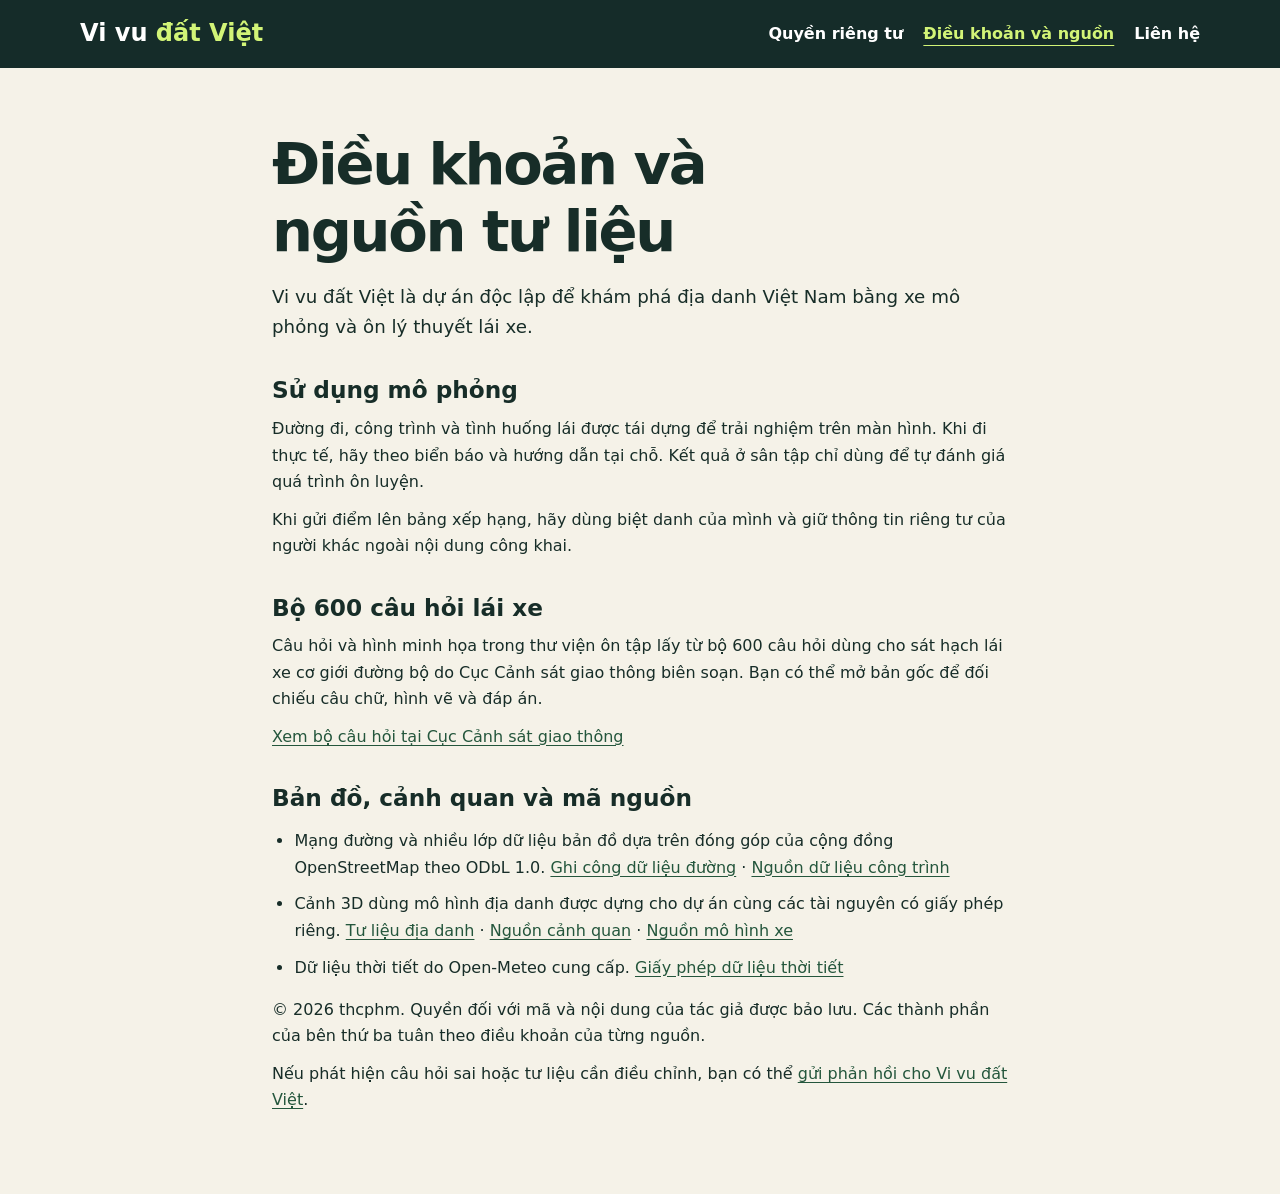
<file: terms.html>
<!doctype html>
<html lang="vi">
<head>
  <meta charset="utf-8">
  <meta name="viewport" content="width=device-width, initial-scale=1">

  <title>Điều khoản sử dụng và nguồn tư liệu · Vi vu đất Việt</title>
  <meta name="description" content="Xem điều khoản sử dụng trình mô phỏng Vi vu đất Việt và thông tin ghi công cho dữ liệu bản đồ, mô hình 3D, thư viện phần mềm và tài liệu luyện lái xe.">
  <link rel="canonical" href="/terms">
  <link rel="icon" type="image/png" sizes="96x96" href="favicon.png">
  <meta property="og:type" content="website">
  <meta property="og:locale" content="vi_VN">
  <meta property="og:site_name" content="Vi vu đất Việt">
  <meta property="og:title" content="Điều khoản sử dụng và nguồn tư liệu · Vi vu đất Việt">
  <meta property="og:description" content="Xem điều khoản sử dụng trình mô phỏng Vi vu đất Việt và thông tin ghi công cho dữ liệu bản đồ, mô hình 3D, thư viện phần mềm và tài liệu luyện lái xe.">
  <meta property="og:url" content="/terms">
  <meta property="og:image" content="/social-preview.jpg">
  <meta property="og:image:type" content="image/jpeg">
  <meta property="og:image:width" content="1200">
  <meta property="og:image:height" content="630">
  <meta property="og:image:alt" content="Xe đỏ trên đường đèo trong trò chơi Vi vu đất Việt">
  <meta name="twitter:card" content="summary_large_image">

  <link rel="stylesheet" href="site-info.css">
</head>
<body>
  <header><a class="brand" href="./">Vi vu <b>đất Việt</b></a><nav aria-label="Thông tin Vi vu đất Việt"><a href="privacy.html">Quyền riêng tư</a><a href="terms.html" aria-current="page">Điều khoản và nguồn</a><a href="contact.html">Liên hệ</a></nav></header>
  <main>
    <h1>Điều khoản và nguồn tư liệu</h1>
    <p class="lead">Vi vu đất Việt là dự án độc lập để khám phá địa danh Việt Nam bằng xe mô phỏng và ôn lý thuyết lái xe.</p>
    <h2>Sử dụng mô phỏng</h2>
    <p>Đường đi, công trình và tình huống lái được tái dựng để trải nghiệm trên màn hình. Khi đi thực tế, hãy theo biển báo và hướng dẫn tại chỗ. Kết quả ở sân tập chỉ dùng để tự đánh giá quá trình ôn luyện.</p>
    <p>Khi gửi điểm lên bảng xếp hạng, hãy dùng biệt danh của mình và giữ thông tin riêng tư của người khác ngoài nội dung công khai.</p>
    <h2 id="cau-hoi">Bộ 600 câu hỏi lái xe</h2>
    <p>Câu hỏi và hình minh họa trong thư viện ôn tập lấy từ bộ 600 câu hỏi dùng cho sát hạch lái xe cơ giới đường bộ do Cục Cảnh sát giao thông biên soạn. Bạn có thể mở bản gốc để đối chiếu câu chữ, hình vẽ và đáp án.</p>
    <a href="https://csgt.bocongan.gov.vn/index.php/van-ban/bo-600-cau-hoi-dung-cho-sat-hach-lai-xe-co-gioi-duong-bo">Xem bộ câu hỏi tại Cục Cảnh sát giao thông</a>
    <h2>Bản đồ, cảnh quan và mã nguồn</h2>
    <ul>
      <li>Mạng đường và nhiều lớp dữ liệu bản đồ dựa trên đóng góp của cộng đồng OpenStreetMap theo ODbL 1.0. <a href="vn-roads/CREDITS.txt">Ghi công dữ liệu đường</a> · <a href="vn-structures/CREDITS.txt">Nguồn dữ liệu công trình</a></li>
      <li>Cảnh 3D dùng mô hình địa danh được dựng cho dự án cùng các tài nguyên có giấy phép riêng. <a href="landmark-references.txt">Tư liệu địa danh</a> · <a href="streetscape/CREDITS.txt">Nguồn cảnh quan</a> · <a href="streetscape/vehicle-pack-credits.txt">Nguồn mô hình xe</a></li>
      <li>Dữ liệu thời tiết do Open-Meteo cung cấp. <a href="https://open-meteo.com/en/license">Giấy phép dữ liệu thời tiết</a></li>
    </ul>
    <p>© 2026 thcphm. Quyền đối với mã và nội dung của tác giả được bảo lưu. Các thành phần của bên thứ ba tuân theo điều khoản của từng nguồn.</p>
    <p>Nếu phát hiện câu hỏi sai hoặc tư liệu cần điều chỉnh, bạn có thể <a href="contact.html">gửi phản hồi cho Vi vu đất Việt</a>.</p>
  </main>
</body>
</html>
</file>
<file: edition/session.css>
.edition-sign{font:italic 600 .8em/1 system-ui;color:#d6f36d;white-space:nowrap;margin-left:.25em}.edition-stop{color:#f1f4eb;background:#1b211b;border:1px solid #6d775c;border-radius:12px;padding:20px;max-width:min(490px,calc(100vw - 26px));width:490px;max-height:88dvh;overflow:auto;font:1rem/1.4 system-ui;text-align:left}.edition-stop::backdrop{background:#060a08ba}.edition-stop h2{color:#f1f4eb;font:italic 700 1.6rem/1.22 system-ui;margin:.4rem 0 .7rem;text-transform:none}.edition-stop h2.question-title{font:600 1.14rem/1.42 system-ui;margin:.75rem 0}.edition-stop small,.edition-feedback{color:#dcfa48}.edition-stop .quiz-figure{display:block;max-width:100%;max-height:230px;object-fit:contain;margin:.6rem auto}.edition-stop .quiz-option{display:flex;align-items:flex-start;gap:8px;width:100%;margin:4px 0;text-align:left;background:#272e26;border:1px solid #46513f;padding:9px;color:#fafaf1;font:inherit;white-space:normal}.edition-stop .quiz-option.correct{background:#405125;border-color:#b3c766}.edition-stop .quiz-option.incorrect{background:#51372c;border-color:#c18463}.edition-stop .option-letter{font-weight:bold;color:#d5e0bf}.edition-stop .edition-buttons{display:flex;gap:8px;margin-top:12px}.edition-stop .edition-buttons button{flex:1;padding:7px 11px;background:#3c4436;color:#fff;cursor:pointer}.edition-stop .edition-buttons button:first-child{background:#dcfa48;color:#171d10}.edition-stop .quiz-feedback{color:#dae9bd}
.edition-energy-btn{align-self:center;white-space:nowrap}.edition-stop .edition-buttons button:disabled{opacity:.45}.service-dialog progress{width:100%;accent-color:#dcfa48;height:7px}.service-dialog p{margin:.65rem 0}.edition-stop .edition-buttons{flex-wrap:wrap}.edition-stop button{border:1px solid #606955;border-radius:5px;cursor:pointer}.service-dialog{z-index:12}.edition-energy-btn[hidden]{display:none!important}
</file>
<file: race.css>
﻿:root{font-family:"Segoe UI",system-ui,sans-serif;color:#fff8e9;background:#17171a;color-scheme:dark;--fire:#ff562e;--yellow:#ffda64}*{box-sizing:border-box}body{margin:0;overflow:hidden}body,#world,.grid,.hud{position:fixed;inset:0}#world{width:100%;height:100%;display:block}header{position:fixed;top:0;left:0;right:0;padding:14px clamp(16px,3vw,44px);display:flex;justify-content:space-between;align-items:center;background:linear-gradient(#101117b5,transparent);z-index:3}.brand{font-weight:950;font-style:italic;font-size:20px;letter-spacing:-1px;text-decoration:none;color:white}.brand b{color:var(--yellow)}button,select{font:inherit;color:inherit;cursor:pointer;border:1px solid #ffffff59;background:#1c2027e8;border-radius:6px;padding:9px 13px;font-weight:650}button:hover,a:hover{filter:brightness(1.18)}button:focus-visible,select:focus-visible,a:focus-visible{outline:3px solid var(--yellow);outline-offset:3px}.tools{display:flex;gap:5px}.grid{display:flex;align-items:center;padding:66px clamp(20px,6vw,100px) 18px;background:linear-gradient(90deg,#12151af5,#191c23cb 26%,#191c2310 63%)}.gridcopy{max-width:400px}.gridcopy small,dialog small,.hud small{font-weight:850;letter-spacing:.15em;color:var(--yellow)}h1{font-family:"Barlow Condensed",system-ui,sans-serif;font-style:italic;letter-spacing:-.04em;font-size:clamp(60px,8.4vw,138px);line-height:.9;margin:12px 0 15px;text-shadow:3px 4px #1d1e27}h1 i{color:var(--yellow)}.gridcopy p{max-width:300px;font-size:17px}.gridcopy label{display:block;font-size:14px;color:#eee0ca;margin-bottom:5px}.gridcopy select,.gridcopy .hot{display:block;width:min(300px,100%)}.hot{background:var(--fire);border-color:var(--fire);color:#190f0c;padding:13px 18px;font-weight:800;margin-top:8px}.keys{margin:12px 0;font-size:13px}.gridcopy a,dialog a{color:#fff0cf;text-underline-offset:4px;font-size:14px}.hud{pointer-events:none;top:65px}.rank,.chrono,.telemetry,.track,#map{position:absolute;background:#14181fd9;border:1px solid #ffffff38;border-radius:7px;padding:9px 15px}.rank{left:18px}.chrono{left:116px}.hud small{display:block;font-size:11px}.rank strong,.chrono strong{font-variant-numeric:tabular-nums;font-size:25px}.telemetry{right:18px;bottom:22px}.telemetry strong{font-size:44px;font-style:italic}.telemetry label{display:flex;align-items:center;justify-content:space-between;gap:12px;font-size:12px}.telemetry meter{width:80px}.track{bottom:22px;left:18px;width:min(34vw,330px);font-size:13px}.track span+span{float:right}.track progress{width:100%;accent-color:var(--fire)}#map{right:18px;top:0;width:130px;height:92px;padding:0}.touch{position:fixed;bottom:10px;left:8px;right:8px;display:none;justify-content:space-between}.touch button{touch-action:none;user-select:none;min-height:46px}.touch button:active{background:var(--fire)}#count,#callout{position:fixed;left:50%;transform:translateX(-50%);text-align:center;pointer-events:none}#count{top:28%;font:bold italic clamp(65px,13vw,145px) Impact,sans-serif;color:var(--yellow);text-shadow:3px 5px #181a21}#callout{top:18%;padding:6px 14px;color:#fff8d6;background:#171921dd;border-radius:4px}#callout:empty{display:none}dialog{max-width:min(480px,94vw);max-height:90dvh;overflow:auto;background:#1c2026;color:#fff7e7;border:1px solid #8e806e;border-top:5px solid var(--fire);border-radius:12px;padding:24px;box-shadow:0 15px 75px #0009}dialog::backdrop{background:#171921ae}dialog h2{font-size:30px;letter-spacing:-.04em;margin:7px 0}dialog a{display:block;margin-top:15px}#choices{display:grid;gap:6px}#choices button{text-align:left;font-weight:500}#choices button:disabled{color:#c3cacc;opacity:1}.hit #world{filter:sepia(.55) saturate(1.5)}[hidden]{display:none!important}@media(pointer:coarse),(max-width:700px){.touch{display:flex}.telemetry,.track{bottom:74px}.keys{display:none}.gridcopy a{display:inline-block;margin-top:12px}.tools button{font-size:13px;padding:7px}.grid{background:linear-gradient(90deg,#151820ea,#15182070 70%,transparent)}#map{width:90px;height:66px}.track{width:42vw}.rank,.chrono{padding:6px 9px}.chrono{left:96px}#callout{top:29%;width:max-content;max-width:87vw}}@media(max-height:500px){.grid{overflow:auto;align-items:flex-start;padding-top:47px}.gridcopy h1{font-size:40px}.gridcopy h1 br{display:none}.gridcopy p{margin:6px 0}.hud{top:48px}.telemetry strong{font-size:25px}}
body[data-phase="grid"] #camera{display:none}
#pitImage{display:block;max-width:100%;max-height:28dvh;object-fit:contain;background:white;margin:8px auto 14px;border-radius:4px}
@media(max-width:650px) and (orientation:portrait){
 .grid{padding:64px 20px max(18px,env(safe-area-inset-bottom));background:linear-gradient(180deg,#151820a6 0%,transparent 35%,transparent 59%,#151820e8 81%,#151820 100%)}
 .gridcopy{display:flex;flex-direction:column;height:100%;width:100%;max-width:none;align-items:flex-start}
 .gridcopy h1{font-size:clamp(36px,12vw,68px);margin:3px 0 0}.gridcopy h1 br{display:none}.gridcopy h1 i{margin-left:.15em}
 .gridcopy p{margin:5px 0 auto;font-size:15px}.gridcopy select,.gridcopy .hot{width:100%}.gridcopy a{align-self:center}
}
</file>
<file: answer-feedback.css>
:is(#pit #choices,#choices,#quiz .q-options) button[data-answer-result="correct"] {
  background: #204332;
  border-color: #87dba1;
  color: #f2fff5;
  opacity: 1;
}
:is(#pit #choices,#choices,#quiz .q-options) button[data-answer-result="wrong"] {
  background: #482a30;
  border-color: #ee92a0;
  color: #fff3f5;
  opacity: 1;
}
.answer-mark {
  display: block;
  margin-top: .25em;
  font-size: .85em;
  font-weight: 700;
}
[data-answer-result="correct"] .answer-mark { color: #a1efb7; }
[data-answer-result="wrong"] .answer-mark { color: #ffc0ca; }
</file>
<file: world.css>
﻿.journey{--yellow:#afead2;--fire:#b6f665}
.journey .grid{background:linear-gradient(90deg,#0d171bf5 0%,#112024c4 27%,transparent 68%);padding-top:55px;background-color:transparent}
.journey #world{background:linear-gradient(154deg,#567972,#203035 57%,#151c1f)}
.journey .gridcopy{width:min(350px,93vw)}.journey h1{font-size:clamp(58px,7.5vw,118px)}.journey .gridcopy>p{margin:4px 0 17px;color:#e0e8e4}
.launchpanel{width:100%}.launchpanel #openMap{position:relative;text-align:left;display:grid;gap:3px;width:100%;padding:10px 13px;background:#18252beb}.launchpanel #openMap small{font-size:10px;color:#a8bab7}.launchpanel #openMap span{position:absolute;right:11px;bottom:11px;font-size:12px;color:var(--yellow)}.launchpanel label{margin:8px 0 4px}.launchpanel select,.launchpanel .hot{width:100%}.launchpanel .extra{display:flex;justify-content:space-between;margin-top:12px}.launchpanel #loadStatus{color:#e9c78d;font-size:13px}.hot:disabled{opacity:.65;cursor:wait}
.routeInfo{position:absolute;top:0;left:16px;max-width:min(50vw,420px);padding:10px 14px;border-radius:8px;background:#141d22e8}.routeInfo strong,.routeInfo span{display:block}.routeInfo strong{font-size:20px}.routeInfo span{font-size:13px;color:#e0dac9;margin-top:3px}#forkButtons{display:flex;gap:4px;flex-wrap:wrap;pointer-events:auto;margin-top:5px}#forkButtons:empty{display:none}#forkButtons button{font-size:13px;padding:4px 7px}#forkButtons button[aria-pressed=true]{color:#142018;background:var(--yellow)}
.journey .track{width:auto;max-width:52vw}.keyboardHint{display:block;font-size:12px;color:#c1ceca;margin-top:3px}.journey .telemetry,.journey .track{bottom:32px}.osm-credit{position:fixed;bottom:1px;right:3px;font:11px Arial;color:#fff;background:#162021cb;padding:2px 4px;z-index:4}.osm-credit a{color:inherit}
#atlas{width:min(820px,94vw);max-width:none;background:#162429}.dialogHead{display:flex;align-items:flex-start;justify-content:space-between;gap:8px}.dialogHead h2{margin:3px 0 12px}.atlasCols{display:grid;grid-template-columns:1.15fr 1fr;gap:18px}.atlasCols canvas{width:100%;height:min(56vh,460px);border:1px solid #476065;border-radius:6px;background:#172c33;cursor:crosshair}.atlasCols input{display:block;width:100%;margin:6px 0;background:#25373c;color:white;border:1px solid #526b6a;border-radius:4px;padding:8px}.atlasCols #places{display:grid;max-height:30vh;overflow:auto;gap:4px}.atlasCols #places button{text-align:left;padding:5px 10px;font-size:14px}.atlasCols p{color:#b7cfbe;font-size:14px}.atlasCols .hot{width:100%}#rest button{margin:4px}#rest p{color:#d0ddd5}
@media(pointer:coarse),(max-width:700px){.keyboardHint{display:none}.journey .track,.journey .telemetry{bottom:77px}.touch{bottom:17px}.routeInfo{left:6px;padding:7px;max-width:66vw}.routeInfo strong{font-size:16px}}
@media(max-width:650px) and (orientation:portrait){.journey .grid{background:linear-gradient(180deg,#102024b0,transparent 40%,#11212566 55%,#101a20 82%);padding-top:62px;padding-bottom:24px}.journey .gridcopy{width:100%}.journey .gridcopy h1{font-size:clamp(48px,12vw,72px)}.journey .gridcopy>p{margin:2px 0 auto}.launchpanel .extra{margin-top:3px}.launchpanel #openMap{padding:7px 12px}.atlasCols{grid-template-columns:1fr 1fr;gap:8px}#atlas{padding:13px}.atlasCols canvas{height:43vh}.atlasCols .hot{padding:8px}.dialogHead h2{font-size:23px}}
@media(max-height:590px) and (orientation:landscape){.journey .grid{padding-top:48px;align-items:flex-start;overflow:auto}.journey .gridcopy{width:320px}.journey .gridcopy h1{font-size:39px;margin:0}.journey h1 br{display:none}.journey h1 i{margin-left:.18em}.journey .gridcopy>p{margin:3px 0}.launchpanel .extra{margin-top:4px}.launchpanel .hot{padding:7px}}
.playModes{display:flex;gap:8px;margin:8px 0 4px}.launchpanel .playModes button{width:50%;margin:0}.playModes #challenge{color:var(--yellow);background:#22332de8;border-color:#799573}#duelInfo{color:#ffdc87;margin:3px 0}.launchpanel .playModes button:disabled{opacity:.58}
#coverage{color:#b7c9bd;font-size:13px;margin:-4px 0 12px}.launchpanel #openMap b{max-width:65%;text-overflow:ellipsis;overflow:hidden;white-space:nowrap}
#viewTools {
 position:fixed; top:calc(48% + 30px); right:max(var(--right),calc(clamp(55px,16vw,180px) - 54px));
 z-index:2; display:none; gap:8px; pointer-events:none;
}
.journey[data-phase=drive]:has(#hud:not([hidden])) #viewTools {display:flex}
.journey[data-phase=tour]:has(#tourCamera:not([hidden])[aria-busy=false]) #viewTools {
 display:flex; top:calc(var(--top) + 54px); right:var(--right);
}
.journey[data-phase=tour] #lookAround {display:none}
#viewTools button {
 display:grid; place-items:center; width:46px; height:46px; padding:0; border-radius:50%;
 color:#f3f6e9; background:#142722df; border:1px solid #c2d5bd8c;
 pointer-events:auto; user-select:none; -webkit-touch-callout:none;
}
#lookAround {touch-action:none;cursor:grab}
#takePhoto {touch-action:manipulation}
#viewTools button:active,#viewTools #lookAround[aria-pressed=true] {color:#16251c;background:#d2f477}
#lookAround[aria-pressed=true] {cursor:grabbing}
#world.looking {touch-action:none;cursor:grab}
</file>
<file: cockpit-layout.css>
.arcade {
  --left: max(12px, env(safe-area-inset-left));
  --right: max(12px, env(safe-area-inset-right));
  --top: max(6px, env(safe-area-inset-top));
  --bottom: max(8px, env(safe-area-inset-bottom));
  overscroll-behavior: none;
}
.arcade header {
  padding: var(--top) max(var(--right), 2vw) 5px max(var(--left), 2vw);
  pointer-events: none;
}
.arcade header > * {pointer-events: auto}
.arcade .grid {overflow-y: auto; overscroll-behavior: contain}
.arcade .gridcopy {margin-block: auto}
.arcade .hud {top: calc(var(--top) + 53px)}
.arcade .telemetry, .arcade .rank, .arcade .chrono {font-variant-numeric: tabular-nums}
.arcade .telemetry strong {letter-spacing: -.06em;line-height: 1}
.arcade #street {overflow: hidden; text-overflow: ellipsis; white-space: nowrap}
.arcade dialog {overscroll-behavior: contain;max-height: calc(100dvh - var(--top) - var(--bottom) - 12px)}
.arcade .touch {pointer-events: none;z-index: 2}
.arcade .touch > div {display:flex;align-items:flex-end;gap:clamp(4px,1vw,9px)}
.arcade .touch button {
  pointer-events:auto; -webkit-touch-callout:none; -webkit-user-select:none;
  min-width:44px; min-height:50px; padding:8px;
  border:1px solid #d6e2de80; border-bottom:3px solid #96a39f;
  border-radius:12px; background:linear-gradient(155deg,#2d373bec,#151b20ef);
  box-shadow:0 3px 10px #0005; font-size:14px;
}
.arcade .touch [data-key="w"] {min-height:61px;min-width:54px;background:var(--fire);border-color:var(--fire);color:#101916}
.arcade .touch [data-key~="shift"] {color:var(--yellow);border-color:color-mix(in srgb,var(--yellow) 65%,transparent)}
.arcade .touch button.active {transform:translateY(2px);background:var(--yellow);color:#122019;border-color:#fff}
.arcade .osm-credit {right:var(--right);bottom:max(0px,env(safe-area-inset-bottom))}
.journey #landmark {color:#ffe2a5;font-size:13px}
.journey :is(#tourView, #scenicRadio){pointer-events:auto;margin-top:4px;padding:4px 8px;font-size:12px}
#tourCamera{position:fixed;bottom:calc(var(--bottom) + 16px);left:50%;transform:translateX(-50%);display:flex;
  gap:16px;align-items:center;justify-content:space-between;max-width:94vw;width:max-content;padding:10px 14px;
  border:1px solid #697974;border-radius:9px;background:#142125ed}
#tourCamera strong,#tourCamera small{display:block}
#tourCamera small{color:#c7d6ce}
#backToCar{min-height:44px;white-space:nowrap}
body:has(#tourCamera:not([hidden])) #world{touch-action:none;cursor:grab}
@media (any-pointer:coarse), (max-width:700px) {
  .arcade .tools button, .arcade dialog button, .arcade .grid select, .arcade .grid button {min-height:44px}
  .arcade .tools button {padding-inline:8px;font-size:13px}
  .arcade .brand {font-size:clamp(15px,4.2vw,20px)}
  .arcade .touch {display:flex;left:var(--left);right:var(--right);bottom:calc(var(--bottom) + 4px)}
  .journey .touch {bottom:calc(var(--bottom) + 15px)}
  .arcade .keyboardHint, .arcade .keys {display:none}
  .arcade .telemetry, .arcade .track {bottom:calc(var(--bottom) + 80px)}
  .journey .telemetry, .journey .track {bottom:calc(var(--bottom) + 91px)}
  .arcade .track,.arcade .rank,.arcade .routeInfo {left:var(--left)}
  .arcade .chrono {left:calc(var(--left) + 72px)}
  .arcade .telemetry,.arcade #map {right:var(--right)}
  .arcade .telemetry {padding:7px 10px}
  .arcade .telemetry strong {font-size:31px}
  .arcade .telemetry meter {width:54px}
  .arcade .routeInfo {max-width:calc(100% - var(--left) - var(--right) - 108px)}
  .arcade #callout {top:auto;bottom:calc(var(--bottom) + 166px);max-width:calc(100% - 28px);width:max-content}
  .arcade #places button {min-height:44px}
  .arcade #findPlace {font-size:16px}
}
@media (max-width:650px) and (orientation:portrait) {
  .arcade .grid {padding:max(62px,calc(var(--top) + 55px)) var(--right) calc(var(--bottom) + 15px) var(--left)}
  .arcade .gridcopy {height:auto;min-height:100%;flex-shrink:0}
  .arcade .gridcopy > p {margin-bottom:auto;padding-bottom:12px}
  .arcade .gridcopy > select {flex-shrink:0}
  .arcade .extra a {display:grid;align-items:center;min-height:40px;margin:0}
  .arcade #atlas .atlasCols {grid-template-columns:minmax(0, .8fr) minmax(0,1.2fr)}
  .arcade .track {width:auto;max-width:47%;padding:7px 9px}
}
@media (orientation:landscape) and (max-height:590px) {
  .arcade .grid {align-items:flex-start;padding:calc(var(--top) + 49px) var(--right) calc(var(--bottom) + 12px) max(var(--left),3vw)}
  .arcade .gridcopy {margin:0;max-width:min(46vw,390px)}
  .arcade .gridcopy h1 br {display:none}
  .arcade .gridcopy h1 i {margin-left:.16em}
  .arcade .gridcopy h1 {font-size:36px;margin:0}
  .arcade .hud {top:calc(var(--top) + 48px)}
  .arcade .track {top:0;bottom:auto;left:50%;transform:translateX(-50%);max-width:24vw}
  .arcade .routeInfo {max-width:30vw}
  .arcade #callout {top:calc(var(--top) + 108px);bottom:auto}
  .arcade .telemetry {bottom:calc(var(--bottom) + 78px)}
}
#atlas .atlasBrowse{min-width:0;display:flex;flex-direction:column;gap:5px}
#atlas .atlasBrowse label{font-size:13px;color:#bfd2cb;font-weight:650}
#atlas .atlasBrowse input,#atlas .atlasBrowse select{width:100%;min-width:0;margin:0 0 4px;padding:9px;background:#22383a;color:#fff;border:1px solid #526b69;border-radius:6px}
#atlas #resultCount{font-size:12px;letter-spacing:.04em;color:#c6dfc6;margin:3px 0}
#atlas #places{max-height:clamp(120px,31dvh,290px);overscroll-behavior:contain;scrollbar-gutter:stable}
#atlas #places button{display:grid;gap:3px;padding:9px 11px;background:#213438;border-color:#3c5356}
#atlas #places strong{font-size:14px}
#atlas #places span{color:#b8ceca;font-size:12px}
#atlas #places [aria-pressed=true]{border-color:#b6f665;background:#2c443c}
#atlas .atlasFoot{display:flex;align-items:center;justify-content:space-between;gap:12px;margin-top:12px;padding-top:10px;border-top:1px solid #405557}
#atlas .atlasFoot p{margin:0;font-size:14px;color:#e3e8db}
#atlas .atlasFoot button{flex-shrink:0;margin:0}
@media(max-width:650px) and (orientation:portrait){
 #atlas .atlasCols{grid-template-columns:minmax(0, .75fr) minmax(0,1.25fr)}
 #atlas #country{height:100%;min-height:235px;max-height:53dvh}
 #atlas #places{max-height:26dvh}
 #atlas .atlasFoot{display:grid;grid-template-columns:1fr;gap:7px}
}
@media(max-height:490px) and (orientation:landscape){
 #atlas .atlasCols{grid-template-columns:1fr 1.3fr}
 #atlas #places{max-height:100px}
 #atlas .atlasFoot{position:sticky;bottom:-24px;background:#162429;padding:8px 0}
}
#atlas #racePass{color:#afead2;font-weight:700;text-underline-offset:3px;white-space:nowrap}
.launchpanel .extra{flex-wrap:wrap;column-gap:12px;row-gap:4px}
</file>
<file: player-layout.css>
﻿@font-face {
  font-family: "Barlow Condensed";
  src: url("ui-font/barlow-condensed-bold-italic.woff2") format("woff2");
  font-weight: 700;
  font-style: italic;
  font-display: swap;
}
.arcade {--paper:#f5f2e8;--ink:#152c29;--lime:#d2f477;--panel:clamp(345px,34vw,500px)}
.arcade[data-phase=grid] header {
  height:60px;padding:0 max(16px,3vw);background:var(--ink);color:white;
  display:flex;gap:20px;border-bottom:1px solid #ffffff28
}
.arcade .brand {display:flex;align-items:center;gap:.22em;white-space:nowrap}
.arcade .brand:before {content:"";width:20px;height:18px;transform:skew(-15deg);background:repeating-linear-gradient(90deg,var(--lime) 0 4px,transparent 4px 7px)}
.arcade .brand b {color:var(--lime)}
.arcade header nav {display:none}
.arcade[data-phase=grid] header nav {display:flex;align-self:stretch;align-items:stretch;gap:clamp(12px,2vw,30px)}
.arcade header nav a {display:grid;align-items:center;color:#dbe1d9;text-decoration:none;font-size:14px;font-weight:650;border-bottom:3px solid transparent;padding-top:3px}
.arcade header nav [aria-current] {color:var(--lime);border-color:var(--lime)}
.arcade[data-phase=grid] #world {inset:60px 0 0 var(--panel);width:calc(100% - var(--panel));height:calc(100% - 60px)}
.arcade .grid {inset:60px auto 0 0;width:var(--panel);display:flex;align-items:flex-start;padding:clamp(20px,3vw,48px);color:var(--ink);background:var(--paper);color-scheme:light}
.arcade .gridcopy {display:block;width:100%;height:auto;max-width:none;min-height:0;margin:auto 0}
.arcade .gridcopy>small {color:#46665c;text-transform:uppercase;font-size:12px;letter-spacing:.16em}
.arcade .gridcopy h1 {font:italic 700 clamp(50px,5.8vw,90px)/.94 "Barlow Condensed",system-ui,sans-serif;letter-spacing:-.025em;text-shadow:none;margin:6px 0 10px}
.arcade .gridcopy>p {font-size:15px;line-height:1.45;margin:0 0 20px;padding:0;color:#435a50;max-width:32ch}
.arcade .launchpanel {display:grid;gap:7px;width:100%}
.arcade .launchpanel label {font-size:13px;font-weight:700;color:#345046;margin:5px 0 0}
.arcade .launchpanel select,.arcade .launchpanel #openMap,.arcade .launchpanel #challenge {
 width:100%;min-width:0;color:var(--ink);background:#fffdf5;border:1px solid #98aaa0;border-radius:6px;padding:11px 12px;min-height:44px
}
.arcade .launchpanel #openMap,.fieldlabel {display:flex;align-items:center;justify-content:space-between;gap:8px}
.arcade #openMap span {position:static;color:#436955;font-size:12px;white-space:nowrap}
.arcade .launchpanel a,.arcade .guide {color:#345746;font-size:13px;text-underline-offset:3px}
.arcade .launchpanel a {margin:0;align-self:center;font-weight:650}
.arcade .launchpanel .hot {width:100%;background:var(--ink);color:var(--lime);border:0;border-radius:6px;padding:14px 16px;margin:8px 0 0;text-align:left}
.arcade .launchpanel .hot:after {content:"→";float:right}
.arcade .launchpanel #loadStatus {color:#634c22}
.arcade .launchpanel #loadStatus:empty,.arcade #freePass[href="./"] {display:none}
.arcade .guide {margin-top:15px;border-top:1px solid #c5cec2}
.arcade .guide summary {cursor:pointer;font-weight:650;padding:12px 0}
.arcade .guide p {font-size:14px;line-height:1.5;margin:0}
.arcade #trip {font-size:12px;color:#b4c9bd}
.atlasSwitch {display:none}
@media (max-width:650px) and (orientation:portrait) {
 .arcade[data-phase=grid] {--preview:clamp(110px,23dvh,250px)}
 .arcade[data-phase=grid] header {height:88px;padding:4px 14px 0;flex-wrap:wrap;gap:0;align-content:space-between}
 .arcade[data-phase=grid] header nav {order:3;width:100%;justify-content:space-around;height:40px}
 .arcade[data-phase=grid] #world {inset:88px 0 auto;width:100%;height:var(--preview)}
 .arcade .grid {inset:calc(88px + var(--preview)) 0 0;width:auto;padding:18px max(20px,var(--left)) 36px}
 .arcade .gridcopy {margin:0}
 .arcade .gridcopy h1 {font-size:48px}
 .arcade .gridcopy>p {margin-bottom:8px;max-width:none}
 .atlasSwitch {display:flex;gap:5px;margin:6px 0 12px}
 .atlasSwitch button {flex:1}
 .atlasSwitch [aria-pressed=true] {color:#122b26;background:var(--lime)}
 .arcade #atlas .atlasCols {display:block}
 #atlas[data-view=list] #country,#atlas[data-view=map] .atlasBrowse {display:none}
 #atlas[data-view=map] #country {height:42dvh;width:100%;min-height:120px}
 #atlas #places {max-height:27dvh}
}
@media (orientation:landscape) and (max-height:590px) {
 .arcade[data-phase=grid] header {height:46px}
 .arcade[data-phase=grid] #world {top:46px;height:calc(100% - 46px)}
 .arcade .grid {top:46px;padding:14px 20px 28px}
 .arcade .gridcopy {max-width:none;margin:0}
 .arcade .gridcopy h1 {font-size:44px}
 .arcade .gridcopy>p {margin:4px 0 8px}
}
@media (orientation:landscape) and (max-height:440px) {
 .arcade .gridcopy>small,.arcade .gridcopy>p {display:none}
 .arcade .gridcopy h1 {font-size:36px;margin-bottom:7px}
 .arcade .launchpanel {gap:3px}
 .arcade .launchpanel label {margin:0}
 .arcade .launchpanel .hot {margin-top:5px}
}
.arcade .navigationDock {
 position:absolute;left:var(--left);bottom:calc(var(--bottom) + 16px);
 display:grid;gap:0;width:clamp(154px,15vw,210px);
 background:#12231ff2;border:1px solid #9db4a8;border-radius:8px;overflow:hidden
}
.arcade .navigationDock #map {
 position:static;display:block;width:100%;height:auto;border:0;border-radius:0;background:transparent
}
.arcade .navigationDock .track {
 position:static;transform:none;width:100%;max-width:none;border:0;border-top:1px solid #486157;
 border-radius:0;padding:4px 8px;font-size:12px
}
.arcade .navigationDock .track span {display:block;float:none;overflow:hidden;white-space:nowrap;text-overflow:ellipsis}
.arcade .navigationDock progress {display:block;height:5px;margin-top:3px}
@media(any-pointer:coarse),(max-width:700px){
 .arcade .navigationDock{bottom:calc(var(--bottom) + 83px);width:clamp(110px,29vw,150px)}
 .arcade .routeInfo{max-width:min(80vw,410px)}
}
@media(orientation:landscape) and (max-height:520px){
 .arcade .navigationDock{width:clamp(92px,19dvh,110px)}
}
.arcade [data-weather]{font-size:12px;line-height:1.25;color:#d6e8d9;text-underline-offset:2px;pointer-events:auto}
.arcade .launchpanel [data-weather]{color:#365643}
.arcade .routeInfo [data-weather],.arcade .track [data-weather]{display:block;margin-top:3px}
.arcade .openBoard{margin-top:8px;background:transparent;border-color:#96a99c;color:#214637;font-size:14px}
.scoreBoard{width:min(420px,94vw)}
.boardHead,.scoreBoard form,.scoreBoard li{display:flex;align-items:center;gap:8px;justify-content:space-between}
.boardHead h2{font-size:23px}
.scoreBoard ol{padding:0;counter-reset:place}
.scoreBoard li{counter-increment:place;border-bottom:1px solid #536158;padding:6px 0}
.scoreBoard li::before{content:counter(place);color:#c2d2c1;width:1.5em}
.scoreBoard li span{flex:1;overflow-wrap:anywhere}
.scoreBoard li b{font-variant-numeric:tabular-nums}
.scoreBoard form{flex-wrap:wrap}
.scoreBoard input{display:block;font:inherit;padding:8px;width:12em;max-width:100%;border-radius:4px}
.scoreBoard .reloadBoard{margin-top:12px}
#tourCamera label{font-size:12px;color:#d8e6dc}
#tourZoom{display:block;width:88px;accent-color:var(--lime);cursor:pointer}
#tourReference{color:var(--lime);text-underline-offset:2px}
.arcade #fieldDialog{width:min(1360px,97vw);max-width:97vw;max-height:96dvh;box-sizing:border-box;padding:clamp(10px,1.5vw,20px);background:#182722;color:#edf3ed;overflow:auto}
#fieldDialog header,#fieldDialog footer{display:flex;align-items:center;justify-content:space-between;gap:.8rem;flex-wrap:wrap}
#fieldDialog header,#fieldDialog footer{position:static;inset:auto;padding:0;background:none;pointer-events:auto}
#fieldDialog h2{font-size:clamp(1.15rem,3vw,1.7rem);margin:0}
#fieldStage{position:relative;height:clamp(140px,72dvh,850px);min-height:0;margin:.65rem 0;display:grid;grid-template:100% / 100%;place-items:center;background:#21332e;overflow:hidden}
#fieldStage iframe,#fieldStage canvas,#fieldStage svg{display:block;width:100%;height:100%;min-height:0;border:0}
#fieldStage svg{background:#e8e7d7;touch-action:none}
#fieldStage canvas{touch-action:none;cursor:grab}
#fieldStage canvas:active{cursor:grabbing}
#fieldStage .scanZoom{position:absolute;bottom:.65rem;right:.65rem;display:flex;gap:.4rem}
#fieldCaption{font-size:.93rem}
#fieldCaption select{width:auto;max-width:100%}
@media(max-height:600px){#fieldStage{height:calc(94dvh - 134px)}}
#fieldDialog a{color:var(--lime)}
#mapFixtureKey[hidden]{display:none}
#mapFixtureKey .lampSwatch{background:#ffe298;border:1px solid #364742}
#mapFixtureKey .bollardSwatch{background:#bb7560;border:1px solid #364742;border-radius:0}
.arcade #sightPhoto{width:min(850px,94vw);max-height:90dvh;padding:clamp(12px,2vw,24px);overflow:auto;color:#edf3ed;background:#172521}
#sightPhoto header{display:flex;align-items:center;justify-content:space-between;gap:1rem;margin-bottom:12px}
#sightPhoto h2{margin:0;font-size:clamp(1.12rem,2.8vw,1.55rem)}
#sightPhoto figure{margin:0}
#sightPhoto img{display:block;width:100%;height:auto;max-height:62dvh;object-fit:contain;background:#101a17}
#sightPhoto figcaption{margin-top:12px;font-size:.875rem;line-height:1.45;color:#cbd5cf;overflow-wrap:anywhere}
#sightPhoto figcaption a{color:var(--lime);text-underline-offset:2px}
@media(max-width:550px){#tourCamera{width:94vw;gap:8px;padding:8px;flex-wrap:wrap}#tourCamera>div{flex:1 1 40%}#tourZoom{width:70px}}
.placeShortcuts{display:flex;align-items:center;justify-content:flex-end;flex-wrap:wrap;gap:4px 12px}
#tourDescription{max-width:42ch;font-size:.88rem;line-height:1.4;margin:.3rem 0;color:#ecf1e8}
#tourInfo summary{cursor:pointer;width:fit-content;max-width:100%;overflow-wrap:anywhere}
#tourInfo summary::marker{font-size:.75em;color:#afead2}
#tourCamera #tourInfo summary strong{display:inline}
#tourInfo summary[aria-disabled=true]{list-style:none;cursor:default}
#tourInfo summary:focus-visible{outline:2px solid #afead2;outline-offset:3px}
@media(max-width:720px) and (orientation:portrait){
  #tourInfo summary{padding-block:7px}
  #tourInfo #tourDescription{max-height:min(22dvh,9.8em);overflow-y:auto;overscroll-behavior:contain}
}
#complexStop,#tourLight{display:block;max-width:100%;margin-top:3px;padding:6px;color:#f3f5ed;background:#233632;border:1px solid #889e91;border-radius:4px}
@media(min-width:721px){
  #tourCamera:not([hidden]):not([data-finding]){display:grid;width:min(94vw,1040px);grid-template-columns:minmax(240px,1fr) auto auto auto;
    align-items:end;gap:8px 16px}
  #tourCamera:not([data-finding])>div:first-child{grid-column:1;grid-row:1/3;align-self:center}
  #tourCamera:not([data-finding]) #complexStopLabel{grid-column:2/-1;min-width:0}
  #tourCamera:not([data-finding]) #complexStop{width:100%}
  #tourCamera:not([data-finding]) label:has(#tourLight){grid-column:2}
  #tourCamera:not([data-finding]) #tourDescription{max-width:62ch}
}
@media(max-width:720px){#tourCamera:has(#complexStopLabel:not([hidden])){width:min(94vw,600px);flex-wrap:wrap;gap:5px 10px}#tourCamera:has(#complexStopLabel:not([hidden]))>div{flex:1 0 100%}#complexStopLabel{flex:1;min-width:100px}#complexStop{width:100%}}
@media(max-height:480px){#tourCamera:has(#complexStopLabel:not([hidden])) #tourDescription{max-width:72ch;max-height:3em;overflow:auto}}
@media(max-width:550px){#tourCamera:has(#tourDescription:not([hidden]))>div{flex-basis:100%}}
#atlas #places .sightChoice{display:grid;grid-template-columns:72px minmax(0,1fr);grid-template-rows:auto auto;align-content:center;column-gap:11px;padding:5px 8px}
.sightChoice img{grid-column:1;grid-row:1/3;align-self:center;width:72px;height:50px;border-radius:3px}
.sightChoice strong,.sightChoice span{grid-column:2;align-self:end}
.sightChoice span{align-self:start}

#summitMarker{position:fixed;z-index:5;transform:translate(-50%,calc(-100% - 8px));background:#24352ded;color:#fff6df;border:1px solid #d5c09a;border-radius:6px;padding:5px 9px;font:600 12px/1.3 system-ui;cursor:pointer;white-space:nowrap}
#summitMarker::after{content:"";position:absolute;left:50%;top:100%;height:8px;border-left:2px solid #f5dfae}
@media(max-width:550px){#summitMarker{font-size:11px}}
</file>
<file: journey-opening.css>
.journey[data-phase=grid] #world {
  inset:0; width:100%; height:100%;
}
.journey[data-phase=grid] header {
  inset:0 0 auto; height:auto; min-height:58px; padding:10px max(20px,4vw);
  flex-wrap:nowrap; background:linear-gradient(#102325b8,transparent);
  border:0; text-shadow:0 1px 5px #142223;
}
.journey[data-phase=grid] header nav {align-self:center; height:auto}
.journey[data-phase=grid] header nav a {color:white; border:0; padding:6px 0}
.journey[data-phase=grid] header nav [aria-current] {color:var(--lime)}
.journey .opening {
  position:fixed; inset:0; display:flex; align-items:flex-end; pointer-events:none;
  padding:0 max(26px,6vw) max(54px,8vh); color:#fff8e9;
  background:linear-gradient(0deg,#091a1de0,transparent 43%),
             linear-gradient(72deg,#11242650,transparent 49%);
}
.openingCopy {max-width:min(660px,100%)}
.journey .opening h1 {
  font:italic 700 clamp(52px,6vw,94px)/1.04 "Barlow Condensed",sans-serif;
  letter-spacing:-.018em; margin:0 0 .20em; text-wrap:balance;
  text-shadow:0 2px 14px #10212785;
}
.openingActions {display:flex; align-items:center; gap:10px}
.openingActions button {
  pointer-events:auto; min-height:46px; padding:10px 22px; border-radius:5px;
  font:650 1rem/1.25 system-ui,sans-serif; cursor:pointer;
}
.opening #launch {background:var(--lime); color:#16271b; border:1px solid var(--lime)}
.opening #launch:disabled {background:#d9dfd0; border-color:#d9dfd0; cursor:wait}
.opening #startGuided, .opening #openSetup {background:#132223a8; border:1px solid #ffffff70; color:white}
.openingActions button:focus-visible {outline:3px solid white; outline-offset:4px}
#loadStatus {margin:.7em 0 0; color:white; background:#182926db; padding:.5em .8em; border-radius:4px}
#loadStatus:empty {display:none}
#journeySetup {width:min(415px,94vw); background:var(--paper); color:var(--ink); color-scheme:light}
#journeySetup .guide p {color:var(--ink)}
.journey[data-awaiting-motion] .telemetry {visibility:hidden; opacity:0}
.journey .telemetry {transition:opacity .28s}
@media(max-width:650px) {
  .journey[data-phase=grid] header {padding:6px 16px; gap:8px; justify-content:space-between}
  .journey[data-phase=grid] header nav {width:auto; order:0; gap:12px}
  .journey[data-phase=grid] header nav a {font-size:13px}
  .journey[data-phase=grid] header nav [aria-current] {display:none}
  .journey .opening {padding:0 max(20px,env(safe-area-inset-left)) max(42px,calc(5dvh + env(safe-area-inset-bottom)))}
  .journey .opening h1 {font-size:clamp(48px,11vw,70px)}
}
@media(max-height:480px) and (orientation:landscape) {
  .journey .opening {padding-bottom:22px}
  .journey .opening h1 {font-size:44px}
}
@media(prefers-reduced-motion:reduce) {.journey .telemetry {transition:none}}

#openingStill {
  position:fixed; inset:0; pointer-events:none;
  background:#273d3b var(--wide-view,none) center / cover no-repeat;
}
@media(orientation:portrait) {
  #openingStill {background-image:var(--tall-view,none)}
}
.departureRibbon {
  position:absolute; z-index:1; top:calc(68px + env(safe-area-inset-top)); left:var(--gutter,5vw); right:var(--gutter,5vw);
  display:flex; align-items:center; flex-wrap:wrap; gap:6px; pointer-events:none;
}
.departureChoices {display:contents}
.departureChoices a,.passCollection {
  pointer-events:auto; padding:7px 13px; text-decoration:none; color:#fffdf1;
  background:#172622df; border:1px solid #b9c6bb8c; border-radius:18px;
  font:600 14px/1.25 system-ui,sans-serif;
}
.departureChoices a[aria-current] {color:#18271a; background:var(--lime);border-color:var(--lime)}
.passCollection {border-color:#d9eab3;color:#e5f8be;background:#203e30}
.departureChoices a:focus-visible,.passCollection:focus-visible {outline:3px solid white;outline-offset:2px}
@media(max-width:650px) {
  .departureRibbon {left:max(16px,env(safe-area-inset-left));right:16px;top:calc(61px + env(safe-area-inset-top));gap:5px}
  .departureChoices a,.passCollection {padding:7px 10px;font-size:13px}
}
@media(max-height:480px) and (orientation:landscape) {
  .departureRibbon {top:calc(46px + env(safe-area-inset-top))}
}
.journey[data-lakeside] .routeInfo [data-weather],
.journey[data-lakeside] .routeInfo #trip,
.journey[data-lakeside] .telemetry label,
.journey[data-awaiting-motion] .navigationDock {display:none}

#guidedInfo {font-weight:700; color:#ddffa3}
#guidedArrival button {display:block; width:100%; margin-top:8px}
@media(max-width:650px) {
  .arcade .openingActions {flex-wrap:wrap}
  .arcade .openingActions #startGuided {flex:1.3}
}
</file>
<file: cockpit-ui.css>
.arcade {
  --glass: #10201fde;
  --edge: #d9eddf42;
  --cream: #faf8ee;
  --gutter: clamp(20px, 4vw, 76px);
  --map-width: clamp(155px, 14vw, 202px);
  --display: italic 700 1em/1 "Barlow Condensed", "Arial Narrow", sans-serif;
  --wheel-icon: url("data:image/svg+xml,%3Csvg xmlns='http://www.w3.org/2000/svg' viewBox='0 0 24 24' fill='none' stroke='black' stroke-width='1.7'%3E%3Ccircle cx='12' cy='12' r='9'/%3E%3Ccircle cx='12' cy='12' r='2.4'/%3E%3Cpath d='m3.5 9.5 6 1.7m5 0 6-1.7M12 14.5v6.2'/%3E%3C/svg%3E");
  --tune-icon: url("data:image/svg+xml,%3Csvg xmlns='http://www.w3.org/2000/svg' viewBox='0 0 24 24' fill='none' stroke='black' stroke-width='1.7' stroke-linecap='round'%3E%3Cpath d='M3 7h6m5 0h7M3 17h10m5 0h3'/%3E%3Ccircle cx='11.5' cy='7' r='2.5'/%3E%3Ccircle cx='15.5' cy='17' r='2.5'/%3E%3C/svg%3E");
  --audio-icon: url("data:image/svg+xml,%3Csvg xmlns='http://www.w3.org/2000/svg' viewBox='0 0 24 24' fill='none' stroke='black' stroke-linecap='round' stroke-linejoin='round' stroke-width='1.8'%3E%3Cpath d='M3 9h4l5-4v14l-5-4H3zM16 9a4 4 0 0 1 0 6m3-9a8 8 0 0 1 0 12'/%3E%3C/svg%3E");
  --mute-icon: url("data:image/svg+xml,%3Csvg xmlns='http://www.w3.org/2000/svg' viewBox='0 0 24 24' fill='none' stroke='black' stroke-linecap='round' stroke-linejoin='round' stroke-width='1.8'%3E%3Cpath d='M3 9h4l5-4v14l-5-4H3zM16 9l5 6m0-6-5 6'/%3E%3C/svg%3E");
}
.arcade[data-map-size=small] {--map-width: clamp(122px, 11vw, 158px)}
.arcade[data-map-size=large] {--map-width: clamp(188px, 18vw, 256px)}
.arcade .opening #launch::before, .arcade #openSetup::before,
.arcade .layoutButton::before, .arcade #sound::before {
  content: ""; width: 1.2em; height: 1.2em; flex: none;
  background: currentColor; mask: var(--icon) center / contain no-repeat;
}
.arcade .opening #launch {--icon:var(--wheel-icon)}
.arcade #openSetup, .arcade .layoutButton {--icon:var(--tune-icon)}
.arcade #carMusic[aria-pressed=true] {background: var(--lime); color: #15261c}
.arcade #carMusic .musicNote {font: 700 19px/1 system-ui, sans-serif}
.arcade #carMusic:disabled {opacity: .6}
.arcade #sound {--icon:var(--audio-icon)}
.arcade #sound[data-muted=true] {--icon:var(--mute-icon)}
.arcade :is(button, a, select, input, summary):focus-visible {
  outline: 3px solid #a7df58; outline-offset: 3px;
}
.arcade[data-phase=grid] header {
  display: grid; grid-template-columns: 1fr auto 1fr; align-items: center;
  height: 65px; min-height: 0; padding: 0 max(var(--right), var(--gutter)) 0 max(var(--left), var(--gutter));
  color: var(--cream); background: #142724; border-bottom: 1px solid var(--edge);
  text-shadow: none;
}
.arcade.journey[data-phase=grid] header {
  top: var(--top); height: 64px; border: 0; background: transparent;
}
.arcade .brand {justify-self: start; width: max-content; font-size: clamp(17px, 1.65vw, 25px); text-shadow: 0 1px 8px #0b171e60}
.arcade .brand::before {height: .87em; margin-right: 3px}
.arcade[data-phase=grid] header nav {
  align-self: center; justify-self: center; align-items: center; width: auto; height: auto;
  gap: 2px; order: 0; padding: 4px; border: 1px solid var(--edge);
  border-radius: 30px; background: #142321e8; box-shadow: 0 4px 16px #06171318;
}
.arcade[data-phase=grid] header nav a {
  display: grid; min-width: 78px; min-height: 33px; padding: 0 16px; place-items: center;
  color: #e3ebe3; border: 0; border-radius: 24px; font-size: 14px;
}
.arcade[data-phase=grid] header nav [aria-current] {display: grid; background: var(--lime); color: #15261c}
.arcade header .tools {justify-self: end; align-items: center; gap: 6px}
.arcade header .tools button, .arcade .openingActions button {
  display: inline-flex; align-items: center; justify-content: center; gap: 9px;
  background: var(--glass); border: 1px solid var(--edge); color: var(--cream);
}
.arcade header .tools button {min-height: 39px; padding: 8px 13px; border-radius: 22px; font-size: 14px}
.arcade.journey .opening {
  display: grid; grid-template-columns: minmax(0, 1fr) clamp(205px, 19.5vw, 290px);
  grid-template-rows: 1fr auto; align-items: end; gap: clamp(26px, 5vh, 56px) 5vw;
  padding: 85px var(--gutter) max(24px, var(--bottom));
  background: linear-gradient(180deg, #101d2b75, transparent 19%),
              linear-gradient(0deg, #091818fa 0%, #0a1919b8 17%, transparent 55%),
              linear-gradient(70deg, #10222265, transparent 52%);
}
.journey .openingCopy {min-width: 0; max-width: 740px}
.journey .openingMode {display: flex; align-items: center; gap: 10px; margin: 0 0 6px; color: var(--lime); font-size: 13px; font-weight: 700; letter-spacing: .065em; text-transform: uppercase}
.journey .openingMode::before {content: ""; width: 27px; height: 2px; background: currentColor}
.journey .openingMode span {color: #e7ece2; border-left: 1px solid #cee0cd65; padding-left: 10px; font-weight: 550; text-transform: none; letter-spacing: normal}
.journey .opening h1 {
  margin: 0; max-width: 16ch; color: var(--cream);
  font: var(--display); font-size: clamp(64px, 7.8vw, 126px); line-height: 1.04;
  letter-spacing: -.025em; overflow-wrap: anywhere; text-wrap: balance; text-shadow: 0 2px 20px #17262150;
}
.journey #journeyCaption {margin: 8px 0 20px; color: #ecf0e5; font-size: clamp(15px, 1.15vw, 18px); line-height: 1.45}
.journey .opening h1.longTitle {max-width: 23ch; font-size: clamp(42px, 5.4vw, 84px)}
.arcade:not(.journey) .launchpanel .hot {border-radius: 9px; text-align: center}
.arcade:not(.journey) .launchpanel .hot::after {content: none}
.arcade:not(.journey) .launchpanel select {border-radius: 8px}
.arcade .openingActions {gap: 10px}
.arcade .openingActions button {min-height: 49px; padding: 9px 21px; border-radius: 10px; font-weight: 700}
.arcade .opening #launch {min-width: 142px; background: var(--lime); color: #18291d; border-color: var(--lime)}
.arcade .opening #launch:disabled {opacity: .76}
.arcade .opening #openSetup {background: #192725cb}
.journey .atlasTicket {
  justify-self: stretch; width: 100%; padding: 0; overflow: hidden;
  display: grid; text-align: left; border-radius: 13px; border: 1px solid #ccddc75c;
  background: #182824ed; color: var(--cream); pointer-events: auto;
}
.atlasTicket:disabled {opacity: .65}
.ticketMap, .arcade .navigationDock {
  background-color: #263d35;
  background-image: linear-gradient(#b7e5c412 1px, transparent 1px), linear-gradient(90deg, #b7e5c412 1px, transparent 1px);
  background-size: 20px 20px;
}
.ticketMap {display: block; position: relative; border-bottom: 1px solid var(--edge)}
.ticketMap canvas {display: block; width: 100%; height: auto}
.ticketMap::after {content: "N"; position: absolute; top: 9px; right: 12px; color: #f1f6e8; border-top: 2px solid var(--lime); font: 600 11px/17px ui-monospace, monospace}
.ticketInfo {display: flex; align-items: center; justify-content: space-between; gap: 10px; padding: 12px 15px}
.ticketInfo strong, .ticketInfo small {display: block}
.ticketInfo strong {font-size: 15px}
.ticketInfo small {margin-top: 4px; color: #bfd0c0; font: 12px/1.3 ui-monospace, monospace}
.ticketInfo i {width: 8px; height: 8px; border: solid #ddefcb; border-width: 1.5px 1.5px 0 0; transform: rotate(45deg); margin-right: 2px}
.journey .atlasTicket .ticketInfo {display:grid; gap:6px; min-width:0; cursor:default}
.ticketInfo label {font:650 1rem/1.2 system-ui,sans-serif}
.departureQuery {display:flex; width:100%; gap:5px}
.departureQuery input {min-width:0; width:100%; min-height:40px; padding:6px 8px; font-size:16px; color:#19271e; background:#fffdf5; border:1px solid #a9baad; border-radius:6px}
.departureQuery button {min-width:44px; padding:5px 9px; color:#16271b; background:var(--lime); border:0; border-radius:6px; font-weight:700; cursor:pointer}
.journey .learnerChoice {display:inline-flex; align-items:center; gap:8px; margin:0 0 8px; padding:6px 11px; min-height:34px; color:#fffdf5; background:#162823eb; border:1px solid #acbaab77; border-radius:7px; font:600 14px/1.25 system-ui,sans-serif; pointer-events:auto; cursor:pointer}
.learnerChoice input {width:17px; height:17px; margin:0; accent-color:var(--lime)}
.learnerChoice small {color:var(--lime); font-size:13px}
.journey[data-learner] :is([data-boost-control],[data-key~="shift"],#challenge,#challengeNotice,#raceMode) {display:none}
@media (max-width:420px) and (max-height:690px), (orientation:landscape) and (max-height:480px) {
  .journey #departureSearch .ticketMap, .journey #departureCoords, .journey .opening .openingMode {display:none}
  .journey #departureSearch .ticketInfo {padding:6px 9px; gap:3px}
  .journey #departureSearch label {font-size:14px}
  .arcade.journey #journeyCaption {margin:2px 0 5px}
  .arcade.journey .learnerChoice {margin-bottom:4px; min-height:30px; padding-block:3px}
  .arcade.journey .opening .runNotice {margin-top:4px; font-size:13px}
}
.openingKeys {grid-column: 1 / -1; display: flex; align-items: center; gap: 23px; padding-top: 15px; border-top: 1px solid #dbe8d32f; color: #cdd6ca}
.openingKeys span {display: flex; align-items: center; gap: 4px; font-size: 13px}
.openingKeys kbd {min-width: 22px; padding: 3px 5px; text-align: center; border: 1px solid #c4d4c45f; border-radius: 4px; font: 600 12px/1.1 ui-monospace, monospace; color: var(--cream)}
.openingKeys kbd:last-of-type {margin-right: 4px}
.arcade .osm-credit {max-width: 100%; border-radius: 4px; background: #172722b8; line-height: 1.25}
.journey[data-phase=grid] .osm-credit {bottom: max(22px, var(--bottom)); right: var(--gutter); background: transparent; color: #c5d1c5}

.arcade .hud {--instrument: #142722e8}
.arcade .hud :is(.routeInfo, .rank, .chrono, .telemetry, .navigationDock) {
  background-color: var(--instrument); color: var(--cream); border: 1px solid var(--edge);
  border-radius: 12px; box-shadow: 0 3px 15px #16232125;
}
.arcade .routeInfo {left: var(--left); padding: 12px 15px; max-width: min(39vw, 410px)}
.arcade .hud small {color: var(--lime); font-size: 11px; letter-spacing: .11em}
.arcade .routeInfo strong {margin: 3px 0; font-size: clamp(16px, 1.5vw, 22px); line-height: 1.25}
.arcade .routeInfo span:empty {display: none}
.arcade :is(#tourView, #scenicRadio) {min-height: 35px; color: #e8fbbd; border-color: #adcb896b}
.arcade .navigationDock {width: var(--map-width)}
.arcade[data-dashboard-map] .navigationDock #map {display:none}
.arcade .telemetry {right: var(--right); min-width: 145px; padding: 10px 13px; color: #cadacf; font-size: 12px}
.arcade .telemetry strong {font: var(--display); font-size: 50px; color: white}
.arcade .telemetry label {line-height: 1.55; white-space: nowrap; gap: 7px}
.arcade .telemetry meter {width: 58%; height: 7px; border: none; background: #57685b; border-radius: 4px}
.arcade .telemetry meter::-webkit-meter-bar {background: #57685b; border: 0; height: 5px}
.arcade .telemetry meter::-webkit-meter-optimum-value {background: #c9ea87}
.arcade .telemetry meter::-moz-meter-bar {background: #c9ea87}
.arcade #rest, .arcade #cockpitSettings, .arcade #journeySetup {border: 1px solid #61786a; border-radius: 16px; padding: clamp(18px, 3vw, 28px)}
.arcade dialog::backdrop {background: #06100ec9}
.arcade #rest {width: min(410px, 94vw); background: #172823}
.arcade #rest button {display: block; margin: 8px 0; min-height: 44px; width: 100%; text-align: left}
.arcade #rest .hot, .arcade .settingsDone {background: var(--lime); color: var(--ink); border-color: var(--lime)}
.arcade .layoutButton {display: inline-flex; align-items: center; gap: 7px; min-height: 42px; margin: 9px 6px 0 0; font-size: 14px}
.arcade .grid .layoutButton, .arcade #journeySetup .layoutButton {color: #234437; background: transparent; border-color: #96a99c}
@media (min-width: 701px) and (not (any-pointer: coarse)) {
  .arcade[data-map-side=right] .navigationDock {left: auto; right: var(--right)}
  .arcade[data-map-side=right] .telemetry {right: auto; left: var(--left)}
}
.journey .shutterLabel {display: none}
@media (any-pointer: coarse), (max-width: 700px) {
  .arcade {--button-width: clamp(45px, 12vw, 65px); --map-width: clamp(84px, 24vw, 122px)}
  .arcade[data-button-size=large] {--button-width: clamp(53px, 15vw, 76px)}
  .arcade[data-map-size=small] {--map-width: clamp(76px, 20vw, 99px)}
  .arcade[data-map-size=large] {--map-width: clamp(105px, 29vw, 145px)}
  .openingKeys {display: none}
  .arcade .navigationDock {inset: 0 var(--right) auto auto}
  .arcade .routeInfo {max-width: calc(100% - var(--map-width) - var(--left) - var(--right) - 8px); padding: 8px 10px}
  .arcade .telemetry {min-width: 112px; bottom: calc(var(--bottom) + var(--button-width) + 73px); padding: 5px 9px}
  .arcade .telemetry strong {font-size: 35px}
  .arcade .routeInfo {
    display: flex; flex-direction: column;
    max-height: calc(100% - var(--bottom) - var(--button-width) - 92px);
    pointer-events: auto;
  }
  .routeReadout {overflow-y: auto; overscroll-behavior: contain}
  .routeActions {display: flex; gap: 4px}
  .routeActions button {flex: 1; line-height: 1.15}
  .arcade .touch {bottom: calc(var(--bottom) + 14px); align-items: end}
  .arcade .touch > div {gap: 6px}
  .arcade .touch > div:last-child {display: grid; grid-template-columns: repeat(2, var(--button-width))}
  .arcade .touch button {width: var(--button-width); min-width: 0; min-height: var(--button-width); padding: 3px 0; border-radius: 14px; background: #132521e8; color: #f6faed; border: 1px solid #c4d6c480; font-size: 14px}
  .arcade .touch [data-key~=shift] {grid-column: 1 / -1; justify-self: end; min-height: 44px; width: max(75%, 78px); color: var(--lime); border-color: #b3ca876b}
  .arcade .touch [data-key=w] {min-width: 0; min-height: calc(var(--button-width) + 7px); background: var(--lime); color: #14241b; border-color: var(--lime)}
  .arcade .touch [data-key=a], .arcade .touch [data-key=d] {font-size: 0}
  .arcade .touch :is([data-key=a], [data-key=d])::before {content: ""; width: 10px; height: 10px; border: solid currentColor; border-width: 0 0 2px 2px; display: inline-block; transform: rotate(45deg)}
  .arcade .touch [data-key=d]::before {transform: rotate(225deg)}
  .arcade .touch button.active {background: #edffcf; color: #172821; border-color: #fff; transform: translateY(2px)}
  .arcade[data-steering=right] .touch {flex-direction: row-reverse}
  .arcade[data-steering=right] .touch [data-key~=shift] {justify-self: start}
  .arcade[data-steering=right] .touch [data-key=w] {grid-area: 2 / 1}
  .arcade :is(#tourView, #scenicRadio), .arcade header .tools button {min-height: 44px}
  .arcade:not([data-phase=grid]) .tools button {width: 44px; padding: 0; font-size: 0; gap: 0}
  .arcade:not([data-phase=grid]) .tools .musicLabel {display: none}
  .arcade:not([data-phase=grid]) .tools #sound::before {width: 19px; height: 19px}
  .arcade:not([data-phase=grid]) #pause::before {content: ""; box-sizing: border-box; width: 11px; height: 15px; border-inline: 4px solid currentColor}
  .arcade:not([data-phase=grid]) #camera {
    flex-direction: column; width: 54px; gap: 2px; font-size: 12px; line-height: 1.15;
  }
  .arcade:not([data-phase=grid]) #camera::before {
    content: ""; width: 20px; height: 20px; background: currentColor;
    mask: var(--view-icon, var(--wheel-icon)) center / contain no-repeat;
  }
  .arcade #camera[data-next-view=chase] {
    --view-icon: url("data:image/svg+xml,%3Csvg xmlns='http://www.w3.org/2000/svg' viewBox='0 0 24 24' fill='none' stroke='black' stroke-width='1.7' stroke-linecap='round' stroke-linejoin='round'%3E%3Cpath d='m4 11 2.3-6h11.4l2.3 6M4 11h16v7H4zM5 18v2m14-2v2M6.5 14h2m7 0h2'/%3E%3C/svg%3E");
  }
  .journey #takePhoto {
    display: flex; flex-direction: column; align-items: center; justify-content: center; gap: 1px;
  }
  .journey #takePhoto svg {width: 18px; height: 18px}
  .journey #takePhoto .shutterLabel {display: block; font-size: 12px; line-height: 1.15}
  .arcade .hud [data-weather] {display: none}
  .arcade .osm-credit {font-size: 10px}
}
@media (max-width: 700px) and (orientation: portrait) {
  .arcade[data-phase=grid] header {display: flex; justify-content: space-between; height: 54px; padding-inline: max(15px, var(--left)) max(15px, var(--right)); flex-wrap: nowrap}
  .arcade[data-phase=grid] header nav {
    position: fixed; z-index: 3; bottom: calc(var(--bottom) + 17px); inset-inline: max(14px, var(--left)) max(14px, var(--right));
    display: grid; grid-template-columns: repeat(3, 1fr); width: auto; justify-self: stretch;
    background: #152722f7;
  }
  .arcade[data-phase=grid] header nav a {min-width: 0; min-height: 42px; padding: 0 4px}
  .journey[data-phase=grid] .osm-credit {bottom: env(safe-area-inset-bottom); left: 0; right: 0; text-align: center}
  .arcade.journey .opening {
    inset-block: calc(var(--top) + 54px) calc(var(--bottom) + 83px);
    display: grid; grid-template-columns: minmax(0,1fr); grid-template-rows: max-content minmax(max-content,1fr) max-content;
    align-items: end; gap: 10px; padding: 0 max(15px, var(--right)) 4px max(15px, var(--left));
    overflow-y: auto; overscroll-behavior: contain; pointer-events: auto;
    background: linear-gradient(180deg, #101b2675, transparent 18%), linear-gradient(0deg, #0b1918 6%, #0d1c1bf0 21%, #10201f85 42%, transparent 64%);
  }
  .journey .opening h1 {font-size: clamp(54px, 13vw, 83px); max-width: 100%}
  .journey #journeyCaption {margin: 4px 0 13px}
  .arcade .openingActions button {flex: 1; min-width: 0; min-height: 48px; padding-inline: 8px}
  .journey .atlasTicket {display: flex; align-items: center; max-width: none; border-radius: 9px}
  .ticketMap {width: 24%; flex: none; align-self: stretch; border: 0; border-right: 1px solid var(--edge)}
  .ticketMap canvas {height: 100%; width: 100%; object-fit: cover}
  .ticketMap::after {display: none}
  .ticketInfo {flex: 1; padding: 8px 12px}
  .ticketInfo small {margin-top: 1px}
  .journey .atlasTicket {min-height: 44px}
  .journey[data-phase=drive] #viewTools {
    inset: auto auto calc(var(--bottom) + var(--button-width) + 23px) var(--left);
    gap: 6px;
  }
  .journey[data-phase=drive][data-steering=right] #viewTools {left: auto; right: var(--right)}
  .arcade[data-steering=right] .telemetry {right: auto; left: var(--left)}
  .arcade:not(.journey)[data-phase=grid] #world {inset: 54px 0 auto; height: clamp(100px, 23dvh, 205px); width: 100%}
  .arcade:not(.journey) .grid {inset: calc(54px + clamp(100px, 23dvh, 205px)) 0 0; width: 100%; padding: 16px 18px calc(var(--bottom) + 94px)}
  .arcade:not(.journey) .gridcopy {margin: 0}
}
@media (orientation: landscape) and (max-height: 580px) {
  .arcade[data-phase=grid] header {height: 46px}
  .arcade.journey[data-phase=grid] header {height: 44px; top: var(--top)}
  .arcade.journey .opening {grid-template-rows: 1fr; grid-template-columns: minmax(0,1fr) minmax(175px,24%); padding: 52px max(var(--left), 3.5vw) calc(var(--bottom) + 17px); gap: 20px}
  .journey .opening h1 {font-size: clamp(37px, 11vh, 60px); max-width: 23ch}
  .journey .opening h1.longTitle {font-size: clamp(32px, 8vh, 44px)}
  .journey #journeyCaption {margin: 4px 0 9px; font-size: 14px}
  .openingKeys {display: none}
  .journey[data-phase=grid] .osm-credit {bottom: env(safe-area-inset-bottom); right: var(--right)}
}
@media (orientation: landscape) and (max-height: 580px) and (any-pointer: coarse) {
  .arcade {--button-width: clamp(44px, 14dvh, 62px); --map-width: clamp(72px, 24dvh, 120px)}
  .arcade[data-button-size=large] {--button-width: clamp(52px, 16dvh, 74px)}
  .arcade[data-map-size=small] {--map-width: clamp(62px, 20dvh, 95px)}
  .arcade[data-map-size=large] {--map-width: clamp(86px, 28dvh, 138px)}
  .arcade.journey .opening {
    inset-block: calc(var(--top) + 48px) calc(var(--bottom) + 15px);
    grid-template-columns: minmax(0,1fr) clamp(136px,22vw,210px);
    grid-template-rows: max-content minmax(max-content,1fr);
    padding: 0 max(var(--right),2.5vw) 2px max(var(--left),2.5vw); gap: 8px 16px;
    overflow-y: auto; overscroll-behavior: contain; pointer-events: auto;
  }
  .journey .openingMode {margin: 0}
  .journey #journeyCaption {margin: 2px 0 7px}
  .journey .ticketInfo {padding: 8px 10px}
  .journey .opening .runNotice {margin-top: 5px}
  .arcade .openingActions button {min-height: 44px; padding: 6px 10px}
  .journey[data-phase=drive] header {justify-content: flex-start; gap: 12px}
  .journey[data-phase=drive] #viewTools {position: static; gap: 6px; margin-left: auto}
  .journey #viewTools button {width: 44px; height: 44px}
  .arcade .telemetry {
    left: 50%; right: auto; bottom: calc(var(--bottom) + 12px); transform: translateX(-50%);
    display: flex; align-items: baseline; gap: 4px; min-width: 0; padding: 5px 8px;
  }
  .arcade .telemetry > div {align-self: center; margin-left: 4px}
  .arcade .telemetry label {line-height: 1.3}
  .arcade .telemetry meter {width: 32px}
  .arcade .telemetry strong {font-size: 29px}
  .arcade .routeInfo {
    max-width: min(36vw, 282px); padding: 5px 8px;
    max-height: calc(100% - var(--bottom) - var(--button-width) - 30px);
  }
  .arcade[data-steering=right] .routeInfo {max-height: calc(100% - var(--bottom) - var(--button-width) - 86px)}
  .journey .routeReadout > small:first-child {display: none}
  .arcade #callout {top: auto; bottom: calc(var(--bottom) + 59px); max-width: 42vw}
}
@media (max-width: 700px) and (orientation: portrait),
       (any-pointer: coarse) and (max-height: 580px) and (orientation: landscape) {
  .arcade.journey .opening {background: none}
  .journey .opening::before {
    content: ""; position: fixed; inset: 0; z-index: -1; pointer-events: none;
    background: linear-gradient(180deg, #101b2675, transparent 22%),
                linear-gradient(0deg, #0b1918f5, #0d1c1bbb 25%, transparent 67%);
  }
  .journey .departureRibbon {
    position: static; grid-column: 1 / -1; align-self: start; flex-wrap: nowrap;
    overflow-x: auto; overscroll-behavior-inline: contain; pointer-events: auto;
    scrollbar-width: thin; gap: 6px; padding: 2px;
  }
  .journey .departureRibbon a {display: grid; place-items: center; flex: none; min-height: 44px; padding: 5px 12px}
  .journey .departureRibbon a:focus-visible {outline-offset: -3px}
  .arcade .openingActions {display: grid; grid-template-columns: 1.2fr 1fr 1fr; gap: 6px}
  .arcade .openingActions button {min-width: 0; padding-inline: 5px; gap: 4px; font-size: 15px}
  .arcade .opening #launch {min-width: 0}
}
@media (any-pointer: coarse) and (orientation: landscape) and (max-height: 360px) {
  .journey .openingMode {display: none}
}
@media (max-width: 360px) and (orientation: portrait) {
  .journey[data-phase=grid] header nav {bottom: calc(var(--bottom) + 25px)}
  .arcade.journey .opening {bottom: calc(var(--bottom) + 88px)}
  .journey .opening h1 {font-size: 44px}
}
@media (min-height: 581px) and (min-width: 701px) {
  .arcade:not(.journey)[data-phase=grid] #world, .arcade:not(.journey) .grid {top: 65px}
  .arcade:not(.journey)[data-phase=grid] #world {height: calc(100% - 65px)}
}
.arcade .runNotice, .arcade .submitNotice, .arcade .infoLinks {
  margin: .65rem 0 0; font: 400 .875rem/1.4 system-ui, sans-serif;
}
.journey .opening .runNotice {color: #fff; text-shadow: 0 1px 4px #14231d}
.arcade .runNotice a, .arcade .submitNotice a, .arcade .infoLinks a {
  display: inline; padding: 0; background: none; border: 0; color: inherit;
  font: inherit; text-decoration: underline; text-underline-offset: .18em; pointer-events: auto;
}
.arcade .submitNotice {flex-basis: 100%; margin: 0 0 .25rem}
</file>
<file: cockpit-settings.css>
#cockpitSettings {border: 1px solid #61786a; border-radius: 16px; padding: clamp(18px, 3vw, 28px); width: min(395px, 94vw); max-height: calc(100dvh - 24px); overflow: auto; overscroll-behavior: contain; background: #172723; color: #faf8ee}
#cockpitSettings form {display: block}
#cockpitSettings h2 {margin: 0 0 20px}
#cockpitSettings fieldset {display: flex; gap: 5px; min-width: 0; padding: 0; margin: 0 0 17px; border: 0}
#cockpitSettings legend {margin-bottom: 7px; padding: 0; font-size: 15px; font-weight: 650}
#cockpitSettings label {position: relative; display: grid; flex: 1; min-height: 44px; place-items: center; border: 1px solid #667970; border-radius: 7px; background: #22362e; color: #dbe7dc; font-size: 15px; cursor: pointer}
#cockpitSettings label:has(:checked) {background: #d7ebbc; color: #1b3024; border-color: #d7ebbc; font-weight: 700}
#cockpitSettings label:has(:focus-visible) {outline: 3px solid #a7df58; outline-offset: 2px}
#cockpitSettings input {position: absolute; opacity: 0; width: 1px; height: 1px}
#cockpitSettings .settingsDone {width: 100%; min-height: 44px; margin-top: 4px; background: #d2f477; border: 0; border-radius: 7px; color: #152c29; font: 700 15px system-ui; cursor: pointer}
#cockpitSettings [data-device=touch] {display: none}


#cockpitSettings::backdrop {background: #06100ec9}
@media (any-pointer: coarse), (max-width: 700px) {
  #cockpitSettings [data-device=touch] {display: flex}
  #cockpitSettings [data-device=keyboard] {display: none}
}
</file>
<file: atlas-finder.css>
#atlas .atlasNearby {display:flex;flex-wrap:wrap;gap:6px;margin:1px 0 5px}
#atlas .atlasNearby button {padding:6px 10px;min-height:32px;background:#22383a;color:#deeadf;border:1px solid #526b69;border-radius:16px;font-size:13px}
#atlas .atlasNearby button:hover,#atlas .atlasNearby button:focus-visible {border-color:#b6f665;color:#e8ffca}
#atlas #findPlace {font-size:16px}
#atlas #places [aria-selected=true] {border-color:#b6f665;background:#2c443c}
#atlas #retrySearch {align-self:flex-start}
</file>
<file: driving-map.css>
.journey button.navigationDock {padding:0; pointer-events:auto; touch-action:manipulation}
.journey[data-awaiting-motion] button.navigationDock {display:grid}
.journey .navigationDock .mapHint {
  position:absolute; right:5px; bottom:5px; padding:2px 7px; border-radius:4px;
  background:#12231ee8; color:#edf7df; font-size:12px;
}
.journey .navigationDock kbd {font:inherit; font-weight:800}
.journey[data-dashboard-map] #openDrivingMap {inset:0 var(--right) auto auto; width:auto; min-height:44px; padding:0 12px; place-content:center; background-image:none}
.journey[data-dashboard-map] #openDrivingMap #map {display:none}
.journey[data-dashboard-map] #openDrivingMap .mapHint {position:static; background:transparent; font-size:14px}
.journey #drivingMap {
  padding:0; width:min(1040px,94vw); max-width:none; border:1px solid #779182;
  border-radius:14px; background:#192c25; color:#fbf8ed;
}
#drivingMap[open] {display:flex; flex-direction:column}
.areaMapHeader,.areaMapFooter {display:flex; justify-content:space-between; align-items:center; gap:12px; padding:13px 18px}
.areaMapHeader h2 {margin:0; font-size:clamp(20px,3vw,28px)}
.areaMapHeader p {margin:2px 0 0; color:#c8d8c7; font-size:14px}
#drivingMap button {min-height:40px; background:#273e32; color:#f5f8ec; border:1px solid #728677}
#drivingMap #closeDrivingMap {background:#d5f596; color:#1e3223; border-color:#d5f596}
.areaMapSheet {position:relative; height:min(61dvh,650px); min-height:110px; overflow:hidden; background:#d8e1d1}
#areaMap {width:100%; height:100%; display:block; touch-action:none; cursor:grab}
#areaMap:active {cursor:grabbing}
.mapNorth,#mapScale {position:absolute; pointer-events:none; color:#244637; font-weight:750}
.mapNorth {
  top:10px; right:12px; display:grid; justify-items:center; gap:2px; padding:5px 7px;
  border:1px solid #789383; border-radius:6px; background:#f5f7edee; font-size:12px;
}
.mapNorth::before {content:""; width:0; height:0; border-inline:5px solid transparent; border-bottom:12px solid #345943}
#mapScale {bottom:11px; left:12px; text-align:center; background:#f5f7edef; border:solid #345943; border-width:0 2px 2px; font-size:13px}
.areaMapFooter {padding-block:9px; flex-wrap:wrap; font-size:14px}
.areaMapControls,.areaMapKey {display:flex; gap:6px; align-items:center}
.areaMapControls button {min-width:42px; padding:5px 10px; font-size:18px}
.areaMapControls #mapRecenter {font-size:14px}
.areaMapControls button:disabled {opacity:.45}
.areaMapKey {gap:5px 12px; flex-wrap:wrap; color:#e2ebde}
.areaMapKey span {display:inline-flex; align-items:center; gap:5px}
.areaMapKey i {width:9px; height:9px; background:#b37b60; border:1px solid #ffefcf; border-radius:50%}
.areaMapKey .carSwatch {width:12px; height:13px; border:0; border-radius:0; background:#d5f596; clip-path:polygon(50% 0, 100% 100%, 50% 76%, 0 100%)}
.areaMapKey a {margin:0; font-size:12px; color:#c3d1c2}
@media(max-width:600px) {
  .journey #drivingMap {width:96vw}
  .areaMapHeader,.areaMapFooter {padding:9px 12px}
  .areaMapFooter {gap:8px}
  .areaMapKey {font-size:12px}
  .areaMapHeader p {max-width:58vw; white-space:nowrap; overflow:hidden; text-overflow:ellipsis}
}
@media(pointer:coarse) {.mapHint kbd {display:none}}
@media(max-height:480px) {
  .areaMapSheet {height:54dvh}
  .areaMapHeader,.areaMapFooter {padding-block:5px}
}
</file>
<file: driving-renderer.css>
#graphicsUnavailable { box-sizing:border-box; width:min(30rem,calc(100vw - 2rem)); max-height:90dvh; margin:auto; padding:1.4rem; border:1px solid #56716b; border-radius:.8rem; background:#f7f7ee; color:#17332c; font:1rem/1.5 system-ui,sans-serif; }
#graphicsUnavailable::backdrop { background:rgb(13 26 23 / .85); }
#graphicsUnavailable h2 { margin:0; font-size:1.4rem; line-height:1.2; color:inherit; }
#graphicsUnavailable p { margin:.75rem 0 1rem; color:inherit; }
#graphicsUnavailable :is(a,button) { display:inline-flex; align-items:center; min-height:44px; margin:0 .6rem .3rem 0; color:#154f41; font:inherit; }
#graphicsUnavailable button { padding:0 .75rem; border:1px solid #55776e; border-radius:.4rem; background:transparent; cursor:pointer; }
</file>
<file: sight-secrets.css>
@font-face {
  font-family: "Source Serif 4";
  src: url("ui-font/source-serif-4-bold.woff2") format("woff2");
  font-weight: 700;
  font-style: normal;
  font-display: swap;
}
/* The viewfinder occupies only the space between the header and tour controls. */
#secretField {
  position: fixed; inset: max(60px, var(--top)) 0 var(--secret-dock, 145px);
  pointer-events: none; overflow: hidden; color: #ffe6a2;
}
#secretField[hidden], #secretPanel [hidden], #secretPanel[hidden], #stampPages[hidden] { display: none }
#secretGlint {
  position: absolute; top: 49%; left: 50%; transform: translate(-50%, -50%); pointer-events: auto;
  display: grid; place-items: center; width: 46px; height: 46px; padding: 0; border: 0;
  background: transparent; box-shadow: none; color: #fff1b9; font: 36px/1 Georgia, serif;
  text-shadow: 0 0 5px #fff9cb, 0 1px 3px #56391a, 0 0 17px #e48b25;
}
#secretGlint:disabled {opacity: .95; pointer-events: none}
#secretField[data-state="idle"] #secretGlint {font-size: 20px}
#secretField[data-state="hunt"]::before {
  content: ''; position: absolute; left: 50%; top: 49%; width: 64px; height: 64px;
  border: 2px dashed #fff3c7da; border-radius: 50%; transform: translate(-50%, -50%);
  box-shadow: 0 0 0 1px #2538306b, inset 0 0 0 1px #2538306b;
}
#secretField[data-state="hunt"][data-aligned]::before {border-style: solid; border-color: #f6efb3; background: #14382f70}
#secretApparition {display:none; position:absolute; top:49%; left:50%; width:clamp(95px,14vmin,180px); transform:translate(-50%,-50%)}
#secretField[data-state="found"] #secretApparition {display:block}
#secretApparition svg {display:block; width:100%; height:auto; filter:drop-shadow(0 0 7px #ffe8b7) drop-shadow(0 2px 2px #423929)}
@media (prefers-reduced-motion:no-preference) {
  #secretField[data-state="idle"] #secretGlint {animation:secretGlimmer 2.7s ease-in-out infinite}
  #secretApparition svg {animation:secretAppear 2.2s ease-out both}
  #secretApparition:is([data-motif="wing"],[data-motif="leaf"],[data-motif="lantern"],[data-motif="dragon"]) svg {animation-name:secretRise}
  #secretApparition:is([data-motif="turtle"],[data-motif="sail"],[data-motif="drop"]) svg {animation-name:secretDrift}
  #secretApparition:is([data-motif="turtle"],[data-motif="drop"],[data-motif="lotus"],[data-motif="sail"],[data-motif="echo"],[data-motif="shell"])::before,
  #secretApparition:is([data-motif="turtle"],[data-motif="drop"],[data-motif="lotus"],[data-motif="sail"],[data-motif="echo"],[data-motif="shell"])::after {
    content:''; position:absolute; inset:64% 8% 7%; border-radius:50%; border:2px solid #fff3cb;
    animation:secretRipple 1.65s ease-out 3 both;
  }
  #secretApparition::after {animation-delay:.45s !important}
  #secretApparition:is([data-motif="echo"],[data-motif="shell"])::before,
  #secretApparition:is([data-motif="echo"],[data-motif="shell"])::after {inset:12%}
  @keyframes secretRipple {0%{opacity:0;transform:scale(.38)} 22%{opacity:.85} 100%{opacity:0;transform:scale(1.85)}}
  @keyframes secretGlimmer {50%{opacity:.45; scale:.85}}
  @keyframes secretAppear {from{opacity:0; transform:scale(.62)} to{opacity:1; transform:scale(1)}}
  @keyframes secretRise {from{opacity:0; transform:translate(-12%,40%) rotate(-7deg) scale(.7)} to{opacity:1; transform:none}}
  @keyframes secretDrift {from{opacity:0; transform:translate(-35%,14%) scale(.75)} to{opacity:1; transform:none}}
}
#tourCamera #secretOpen {margin-top:5px; padding:5px 11px; color:#ffedb6; border:1px solid #d8bc78; background:#263b32; font-size:.88rem}
#tourCamera #secretOpen::before {content:'✧'; margin-right:6px}
#tourCamera[data-finding] {width:min(94vw,36rem); padding:0; border-color:#c3c2a0; overflow:auto; max-height:51dvh; overscroll-behavior:contain}
#tourCamera[data-finding] > :not(#secretPanel) {display:none}
#tourCamera #secretPanel {width:100%; flex:1 1 auto; padding:14px 18px; text-align:left}
#secretPlace, #secretSaved {color:#d8d8ad; font-size:.85rem; font-weight:600}
#secretClue, #secretStory {font-size:1rem; line-height:1.4; margin:.28rem 0 .55rem}
#secretHunt .stampActions, #secretResult .stampActions, #stampPages {display:flex; align-items:center; gap:7px; flex-wrap:wrap}
#secretPanel button, #stampJournal button {min-height:38px; padding:5px 12px; font-size:.91rem}
#secretPanel #secretCapture:not(:disabled), #stampJournal #stampClose {background:#e5e7b1; color:#223529}
#secretDirection {display:block; color:#fff2b8; min-height:1.4em; font-size:.87rem; margin-bottom:5px}
#tourCamera #secretLens {display:flex; align-items:center; gap:8px; margin:5px 0 8px; font-size:.88rem}
#secretFocus {width:clamp(100px,22vw,170px); accent-color:#e5e7b1}
#secretPanel #secretDusk {margin:0 0 8px; border-color:#c4bc96}
@media (pointer:coarse) {#secretPanel .stampActions button, #tourCamera #secretOpen, #stampPages button {min-height:44px}}
#secretPrint {width:clamp(78px,13vw,116px); float:left; margin-right:14px}
#secretPrint svg {display:block; width:100%; height:auto}
#secretTitle, #stampJournal h2 {font:700 clamp(1.13rem,2.2vw,1.5rem)/1.3 "Source Serif 4","Times New Roman",serif}
#secretTitle {margin:.22rem 0}
#secretResult .stampActions {clear:both; padding-top:.45rem}
#stampJournal {width:min(94vw,44rem); max-height:85dvh; background:#f6f0df; color:#253c31; border:1px solid #63765b; padding:clamp(16px,3vw,28px); text-align:left}
#stampJournal::backdrop {background:#081714b8}
.stampBookHead {display:flex; align-items:center; justify-content:space-between; gap:12px}
#stampJournal h2 {color:#263e32; margin:0; font-size:clamp(1.55rem,4vw,2.2rem)}
#stampCount {margin:.5rem 0 1rem; color:#4c5d51}
#stampList {display:grid; grid-template-columns:repeat(2,minmax(0,1fr)); list-style:none; gap:0 18px; padding:0; margin:0}
#stampList li {padding:8px 0; border-top:1px solid #9d9e86}
#stampList summary {display:flex; align-items:center; gap:10px; cursor:pointer}
#stampList svg {width:64px; height:64px; flex:none}
#stampList strong, #stampList small {display:block; color:#273b31; overflow-wrap:anywhere}
#stampList small {font-size:.82rem; color:#485849; margin-top:3px}
#stampList p {margin:.4rem 0; font-size:.95rem; line-height:1.4}
#stampPages {margin-top:12px}
@media(max-width:550px) {#stampList {grid-template-columns:1fr} #tourCamera #secretPanel {padding:11px 13px}}
@media(max-height:460px) {#tourCamera #secretPanel {padding:7px 12px} #secretPrint {width:64px} #secretDirection {display:inline} #secretHunt .stampActions {margin-top:4px}}
</file>
<file: sight-secret-art.css>
.sight-secret-art {
  display: block;
  max-width: 100%;
  height: auto;
  overflow: visible;
}
@media (prefers-reduced-motion: no-preference) {
  .sight-secret-discovery .sight-stamp-print {
    transform-origin: 50% 54%;
    animation: sight-print-in .46s cubic-bezier(.22,.78,.28,1) both;
  }
  .sight-secret-discovery .sight-stamp-postmark {
    transform-origin: 90px 97px;
    animation: sight-postmark-in .32s .18s cubic-bezier(.2,.8,.32,1) both;
  }
}
@keyframes sight-print-in {
  from { opacity: 0; transform: translateY(2px) scale(.96); }
  to { opacity: 1; transform: none; }
}
@keyframes sight-postmark-in {
  from { opacity: 0; transform: rotate(-12deg) scale(1.5); }
  68% { opacity: 1; transform: rotate(2deg) scale(.96); }
  to { opacity: 1; transform: none; }
}
</file>
<file: journey-postcard.css>
#postcard {
  box-sizing:border-box; width:min(35rem,calc(100vw - 1.25rem)); max-height:92dvh; margin:auto;
  padding:clamp(.8rem,2.5vw,1.3rem); border:1px solid #8daba0; border-radius:16px;
  background:#f6f2e8; color:#183c35; text-align:left; color-scheme:light;
}
#postcard::backdrop {background:#081e1ad9}
.postcardHead {display:flex; justify-content:space-between; gap:10px; align-items:center; margin-bottom:12px}
#postcard h2 {margin:0; color:#173c33; font:italic 700 clamp(1.6rem,5vw,2.15rem)/1.05 "Barlow Condensed",sans-serif}
#postcardPrint {display:block; max-width:100%; max-height:57dvh; margin:0 auto; width:auto; height:auto; box-shadow:0 3px 12px #1b32272b}
#postcardMessage {margin:.7rem 0; font-size:.95rem}
#postcardMessage:empty {display:none}
.postcardActions {display:flex; flex-wrap:wrap; gap:.45rem; margin-top:.85rem}
#postcard :is(button,a) {box-sizing:border-box; display:inline-flex; align-items:center; justify-content:center;
  min-height:44px; padding:.45rem .8rem; margin:0; border:1px solid #879e90; border-radius:8px;
  font:600 .95rem/1.2 system-ui,sans-serif; text-decoration:none; background:transparent; color:#153d32; cursor:pointer}
#postcard #postcardShare, #postcard #postcardSave {background:#193d33;color:#f3ffcd}
#postcard [hidden] {display:none!important}
#postcardUrl {box-sizing:border-box; width:100%; margin:.6rem 0 0; font:1rem system-ui}
#postcard button:disabled {opacity:.6}
#tourCamera [data-postcard] {min-height:38px; margin-top:5px; padding:5px 11px; font-size:.88rem}
@media(pointer:coarse){#tourCamera [data-postcard]{min-height:44px}}
@media(max-height:500px) and (orientation:landscape){
  #postcard {width:min(48rem,95vw)}
  #postcard[open] {display:grid; grid-template-columns:1.25fr 1fr; align-items:start; gap:.4rem .8rem}
  .postcardHead {grid-column:1/-1;margin:0}
  #postcardPrint {grid-column:1; grid-row:2/5;max-height:62dvh}
  .postcardActions,#postcardMessage,#postcardUrl {grid-column:2}
}
</file>
<file: drive-planner.css>
#drivePlanner {width:min(510px,94vw); max-height:88dvh; overflow:auto; color:var(--ink,#182922); background:var(--paper,#f5f5ed); color-scheme:light}
#drivePlanner h2 {margin:0}
#drivePlanner .planTabs {display:flex;gap:4px;padding:4px;margin:18px 0;background:#dde6da;border-radius:10px}
#drivePlanner .planTabs button {flex:1;min-height:42px;margin:0;background:transparent;border:0;color:#345442}
#drivePlanner .planTabs [aria-pressed=true] {background:#fff;color:#142f22;box-shadow:0 1px 5px #172e201a}
#customTrip label {display:block;font-weight:700;margin:10px 0 4px}
#customTrip button {width:100%;min-height:44px;text-align:left;white-space:normal;background:white;color:#254635;border:1px solid #97ac98}
#featuredChoices {padding:0;border:0;margin:0;min-width:0}
#featuredChoices label {display:grid;grid-template-columns:20px 1fr auto;align-items:center;gap:9px;min-height:43px;padding:7px 3px;border-bottom:1px solid #c8d5c8;font-size:.95rem;cursor:pointer}
#featuredChoices input {width:17px;height:17px;accent-color:#346741}
#featuredChoices label {grid-template-columns:18px clamp(45px,13vw,66px) 1fr auto;padding-inline:5px}
#featuredChoices img {width:100%;height:40px;object-fit:cover;border-radius:3px}
#featuredChoices label:has(:checked) {background:#e3eddb}
#featuredDescription {margin:12px 0 4px;color:#314e3b}
#featuredTrips>a {color:#284a36;text-decoration:underline}
#featuredChoices label span {font-variant-numeric:tabular-nums;color:#466351;white-space:nowrap}
.planActions {display:flex;gap:8px;flex-wrap:wrap;margin-top:16px}
.planActions button {min-height:44px}
#planStatus {line-height:1.45} #planStatus:empty {display:none}

#drivePlanner #closePlanner,#drivePlanner #planRanking {background:#fff;color:#203d2f;border:1px solid #96a99b}
#drivePlanner button:focus-visible,#featuredChoices input:focus-visible {outline:3px solid #317645;outline-offset:2px}
</file>
<file: edition/style.css>
@font-face{font-family:Barlow;src:url(assets/fonts/barlow-regular.woff) format("woff");font-display:swap;font-weight:400}
@font-face{font-family:Barlow;src:url(assets/fonts/barlow-semibold.woff) format("woff");font-display:swap;font-weight:550 900}
@font-face{font-family:BC;src:url(assets/fonts/condensed-bold.woff) format("woff");font-display:swap;font-weight:600 900}
@font-face{font-family:BC;src:url(assets/fonts/condensed-extra-italic.woff) format("woff");font-style:italic;font-display:swap;font-weight:600 950}
@font-face{font-family:Sign;src:url(assets/fonts/signature.woff) format("woff");font-display:swap}
:root{color-scheme:dark;--bg:#101210;--panel:#1a1d1a;--rail:#343932;--ink:#f4f6ed;--muted:#acb3a8;--acid:#dcfa48;--soft:#222621;--sans:Barlow,Arial,sans-serif;--display:BC,"Arial Narrow",Arial,sans-serif;--mono:ui-monospace,"SFMono-Regular",Consolas,monospace}
*{box-sizing:border-box}
[hidden]{display:none!important}
html{min-width:320px;background:var(--bg)}
body{margin:0;color:var(--ink);font:1rem/1.45 var(--sans);background:var(--bg)}
button,a,input,select{font:inherit}
button{cursor:pointer;color:inherit;border:0;background:none}
button:disabled{cursor:default}
a{color:inherit;text-decoration:none}
button,a,select,input{-webkit-tap-highlight-color:transparent}
button:focus-visible,a:focus-visible,input:focus-visible,select:focus-visible{outline:2px solid var(--acid);outline-offset:4px}
h1,h2,h3,p{margin:0}
.icon{width:1.15em;height:1.15em;display:inline-block;flex:none;vertical-align:middle;stroke:currentColor;fill:none;stroke-width:1.75;stroke-linecap:round;stroke-linejoin:round}
.topbar{background:#141614;border-bottom:1px solid #30332e}
.top-inner,.shell{width:100%;max-width:1592px;margin:0 auto;padding-inline:clamp(20px,4.6vw,75px)}
.top-inner{height:74px;display:flex;align-items:center;justify-content:space-between;gap:24px}
.brand{display:inline-flex;align-items:center;gap:9px;white-space:nowrap}
.brand .mark{width:41px;height:37px}
.brand span{font:850 italic clamp(1.55rem,2.1vw,2rem)/1 var(--display);letter-spacing:-.03em;white-space:nowrap}
.main-nav{display:flex;align-items:stretch;gap:clamp(17px,2.5vw,38px);align-self:stretch}
.main-nav a{position:relative;display:inline-flex;align-items:center;gap:8px;color:#b4b9af;font-weight:600;font-size:.98rem;white-space:nowrap}
.main-nav a .icon{width:18px;height:18px}
.main-nav a:hover,.soft-button:hover,.footer button:hover,.icon-button:hover{color:white}
.main-nav a.active{color:var(--acid)}
.main-nav a.active::after{content:"";position:absolute;bottom:0;left:0;right:0;height:3px;background:var(--acid)}
.bar-end{display:flex;align-items:center;gap:19px}
.bar-divider{height:23px;width:1px;background:var(--rail)}
.icon-button,.hero-expand,.hud-btn{width:37px;height:37px;display:inline-grid;place-items:center;border-radius:7px;color:#c7cdc3}
.icon-button:hover{background:#2b2f29}
.icon-button .icon{width:20px;height:20px}
.signature-button{padding:0 6px 4px 2px;min-width:94px;line-height:1;transform:rotate(-5deg)}
.signature{display:inline-block;position:relative;font:normal 2.8rem/.95 Sign,cursive;color:var(--acid);letter-spacing:-.055em}
.signature::after{content:"";position:absolute;right:-4px;bottom:-1px;width:69%;border-bottom:1px solid currentColor;transform:rotate(-6deg);opacity:.9}
.shell{padding-block:26px 0}
.page-head,.section-line,.panel-head,.garage-foot,.dialog-title{display:flex;align-items:center;justify-content:space-between;gap:16px}
.page-head{margin-bottom:17px;min-height:41px}
.title-wrap,.section-heading,.panel-title,.soft-button,.primary,.footer-by,.footer button,.hero-location,.route-ribbon,.car-label,.mode-row,.garage-foot>div,.credits-by,.theory-row,.stats-inline,.hud-route,.hud-btns,.travel-stats>div{display:flex;align-items:center}
.title-wrap{gap:13px}
.heading-ticks{display:inline-block;width:23px;height:24px;background:repeating-linear-gradient(108deg,transparent 0 3px,var(--acid) 3.2px 6px,transparent 6.2px 8px);clip-path:polygon(26% 3%,100% 3%,73% 97%,0% 97%)}
h1{font:800 italic clamp(2.05rem,3.2vw,2.9rem)/1.05 var(--display);text-transform:uppercase;letter-spacing:-.015em}
.soft-button{border:1px solid var(--rail);background:#1c1f1b;border-radius:6px;color:#d0d5ca;gap:8px;padding:7px 13px;font-weight:600;font-size:.9rem}
.soft-button:hover{border-color:#626958}
.dashboard{display:grid;grid-template-columns:minmax(0,2.14fr) minmax(300px,1fr);gap:18px;align-items:stretch}
.hero,.setup,.route-card,.garage-card,.theory-menu,.question-box,.garage-foot{border:1px solid var(--rail);border-radius:11px;overflow:hidden}
.hero{position:relative;isolation:isolate;min-height:380px;background:#3a5355}
.hero-land,.hero-screen,.hero-shade,.car-stage::before{position:absolute;inset:0;pointer-events:none}
.hero-land{background-image:url(assets/routes/hai-van.webp);background-size:cover;background-position:50% 51%}
.hero-screen{background:linear-gradient(180deg,rgba(12,19,17,.16),transparent 30%);z-index:1}
.hero-shade{z-index:3;background:linear-gradient(90deg,rgba(7,15,13,.46),transparent 56%),linear-gradient(0deg,rgba(6,11,10,.86) 0,rgba(7,15,13,.43) 20%,transparent 54%)}
.hero-car-wrap{position:absolute;z-index:2;left:63.5%;bottom:15.5%;transform:translateX(-50%);width:clamp(135px,29%,340px);pointer-events:none}
.hero-car-wrap::before{content:"";position:absolute;left:12%;right:10%;bottom:.1%;height:13%;border-radius:50%;background:#151810;filter:blur(5px);opacity:.79;transform:rotate(-2deg)}
.hero-car-wrap img{width:100%;height:auto;display:block;position:relative;filter:brightness(.91) saturate(1.08)}
.hero-top{position:absolute;top:18px;left:19px;right:18px;display:flex;justify-content:space-between;align-items:center;z-index:4}
.route-ribbon{gap:7px;font:700 .81rem/1 var(--display);letter-spacing:.115em;text-transform:uppercase;background:#131a16db;border:1px solid #c0ceaa50;border-radius:4px;color:#f0f4e9;padding:8px 10px}
.route-ribbon .icon{color:var(--acid);width:15px;height:15px}
.hero-expand{background:#10171399;border:1px solid #d8e4d050;color:white;width:32px;height:32px;border-radius:5px}
.hero-expand:hover{background:#131813ed}
.hero-info{position:absolute;bottom:76px;left:clamp(21px,2.3vw,37px);right:10px;z-index:4}
.hero-kicker{display:flex;align-items:center;gap:11px;margin-bottom:3px}
.road-code,.hud-road-code{font:700 .83rem/1 var(--display);background:var(--acid);color:#20251a;border-radius:3px;letter-spacing:.07em;padding:4px 7px}
.hero-region,.mini-label,.section-total{font:600 .76rem/1.3 var(--mono);letter-spacing:.10em;text-transform:uppercase}
.hero-region{color:#f4f7ed;text-shadow:0 1px 4px #111}
.hero h2{font:850 italic clamp(3.2rem,5.15vw,5.5rem)/1.06 var(--display);letter-spacing:-.018em;text-transform:uppercase;text-shadow:0 2px 11px #14191224}
.hero-location{gap:6px;color:#edf1e9;font-size:1rem;font-weight:600;margin-top:4px}
.hero-location .icon{width:16px;height:16px}
.hero-bottom{position:absolute;z-index:4;left:clamp(21px,2.3vw,37px);right:clamp(21px,2.3vw,37px);bottom:0;height:56px;border-top:1px solid #e9eee543;display:flex;align-items:center;gap:clamp(10px,1.55vw,24px);color:#edf1e8}
.hero-bottom>div{display:flex;align-items:center;gap:8px;font-weight:600;font-size:.94rem}
.hero-bottom>.icon,.hero-bottom>div .icon{color:var(--acid);width:17px;height:17px}
.hero-bottom>span{width:1px;height:13px;background:#bac4b25e}
.setup{background:var(--panel);display:flex;flex-direction:column}
.panel-head{padding:14px 20px;border-bottom:1px solid var(--rail)}
.panel-title,.section-heading{gap:10px}
.panel-title>.icon,.section-heading>.icon{color:var(--acid);width:20px;height:20px}
.panel-title h2,.section-heading h2,.dialog-title h2{font:700 1.48rem/1.2 var(--display);letter-spacing:.012em}
.selected-car{position:relative;padding:15px 20px 0;overflow:hidden}
.car-label{justify-content:space-between}
.mini-label{color:#bec4b9;font-size:.75rem;letter-spacing:.085em}
.mono,.road-counter,.q-index,.stat-value{font-family:var(--mono)}
.car-index{font-size:.72rem;letter-spacing:.09em;color:#adb5a5}
.model-name{position:relative;z-index:1;font:850 italic clamp(1.9rem,2.4vw,2.55rem)/1.05 var(--display);margin-top:3px;text-transform:uppercase;letter-spacing:.005em}
.car-stage{height:clamp(94px,7.8vw,140px);position:relative;display:flex;align-items:center;justify-content:center;margin:0 -8px}
.car-stage::before{content:"";background:radial-gradient(ellipse at 50% 65%,#56604052,transparent 66%)}
.stage-stripes{position:absolute;left:53%;right:6%;top:2%;height:69%;opacity:.09;transform:skew(-19deg);background:repeating-linear-gradient(90deg,transparent 0 13px,#b2ba9e 13px 17px)}
.car-stage img{display:block;position:relative;z-index:1;max-width:94%;width:89%;height:113%;object-fit:contain;filter:drop-shadow(0 8px 4px #0b0d0a88)}
.setup-controls{padding:8px 20px 19px;display:flex;flex-direction:column;gap:14px;flex:1;justify-content:flex-end}
.model-tabs,.mode-tabs{display:flex}
.model-tabs{gap:6px}
.model-tabs button{background:#222621;color:#c3c9bd;border:1px solid #3b4238;border-radius:5px;flex:1;white-space:nowrap;min-height:32px;padding:4px;font-weight:600;font-size:.88rem}
.model-tabs button:hover,.mode-tabs button:hover{border-color:#899178;color:white}
.model-tabs button.active{background:#303722;border-color:#97ad3d;color:var(--acid)}
.mode-row{justify-content:space-between;gap:8px;border-top:1px solid var(--rail);padding-top:12px}
.mode-tabs{gap:2px;border-radius:5px;padding:2px;background:#111410;border:1px solid #30362d}
.mode-tabs button{border:1px solid transparent;border-radius:3px;min-height:26px;padding:2px 9px;color:#b4bcad;font-size:.84rem;font-weight:600}
.mode-tabs button.active{background:#353c30;color:#edf3e4;border-color:#464e3e}
.primary{justify-content:center;gap:9px;background:var(--acid);color:#171d0d;min-height:44px;border-radius:6px;font:800 italic 1.28rem/1.15 var(--display);text-transform:uppercase;letter-spacing:.035em;padding:11px 20px;transition:background .15s,transform .15s}
.primary:hover{background:#e7ff73;transform:translateY(-1px)}
.primary:active{transform:translateY(1px)}
.primary .icon{width:20px;height:20px;stroke-width:2}
.routes{margin-top:23px}
.section-line{margin-bottom:12px}
.section-heading h2{font-size:1.65rem}
.section-total{letter-spacing:.065em;color:#a3ab9c;font-size:.75rem;text-transform:none}
.route-cards,.garage-cards{display:grid;grid-template-columns:repeat(3,minmax(0,1fr));gap:15px}
.route-card{position:relative;padding:0;background:var(--panel);text-align:left;min-width:0;transition:border-color .18s,background .18s}
.route-card:hover,.garage-card:hover{border-color:#6a755f}
.route-card.active,.garage-card.active{border-color:var(--acid)}
.route-image{height:clamp(82px,7.55vw,139px);position:relative;overflow:hidden;background:#33453b}
.route-image img{width:100%;height:100%;object-fit:cover;object-position:center 49%;display:block;transition:transform .35s}
.route-card:hover .route-image img{transform:scale(1.035)}
.route-image::after{content:"";position:absolute;inset:0;background:linear-gradient(180deg,#08120d35,transparent 40%,#10141030)}
.route-tag{position:absolute;z-index:1;top:9px;left:10px;color:#f1f3e9;background:#131a15bd;border:1px solid #b7c0b456;padding:3px 6px;border-radius:3px;font:700 .73rem/1 var(--display);letter-spacing:.09em}
.route-check{position:absolute;z-index:1;top:8px;right:9px;background:var(--acid);width:20px;height:20px;border-radius:50%;color:#17200d;display:grid;place-items:center}
.route-check .icon{width:13px;height:13px;stroke-width:3}
.route-copy{padding:10px 14px 12px;display:flex;align-items:center;justify-content:space-between;gap:7px}
.route-copy h3,.garage-card h2{font:800 italic 1.4rem/1.1 var(--display);letter-spacing:.005em}
.route-copy p,.garage-card .type{color:var(--muted);font-size:.86rem;margin-top:4px}
.route-km{white-space:nowrap;font:600 .77rem/1 var(--mono);color:#b1b9a9}
.footer{margin-top:24px;min-height:54px;border-top:1px solid #2c312a;display:flex;align-items:center;justify-content:space-between;gap:17px;color:#a3ab9e;font-size:.82rem}
.footer-by{gap:5px;flex-wrap:wrap}
.footer-logo{display:inline-block;width:15px;height:11px;margin-right:4px;transform:skew(-19deg);background:repeating-linear-gradient(90deg,#8c9685 0 3px,transparent 3px 5px)}
.dot-sep{color:#626c5b;margin:0 4px}
.footer strong{font-weight:600;color:#cbd2c5}
.footer button{font-size:.82rem;color:#a5af9e;gap:6px;padding:5px 0}
.footer .icon{width:14px;height:14px}
.page-actions{display:flex;align-items:center;gap:8px}
.dialog{width:min(480px,calc(100% - 30px));border:1px solid #50584a;border-radius:13px;background:#1b1f1a;color:var(--ink);padding:22px 24px;max-height:88dvh;box-shadow:0 20px 90px #0008}
.dialog::backdrop{background:#060a07c4;backdrop-filter:blur(4px)}
.dialog-title{padding-bottom:12px;border-bottom:1px solid var(--rail);margin-bottom:16px}
.dialog-title h2{font-size:1.65rem}
.dialog p{margin:9px 0;color:#c7cec1}
.dialog a,.text-link{color:var(--acid);text-decoration:underline;text-underline-offset:3px}
.dialog .primary{width:100%;margin-top:19px}
.dialog .credits-by{gap:10px;font-weight:600;color:#f0f4e9}
.credits-by .signature{font-size:2.15rem;margin:0 5px 4px}
.source-links{margin:10px 0;display:flex;flex-wrap:wrap;gap:4px 14px;font-size:.9rem}
.tip-line{padding:7px 0;display:flex;gap:15px;align-items:center;justify-content:space-between;color:#dfe4d7}
kbd{font:600 .84rem/1 var(--mono);background:#32382f;color:#f1f4e9;border:1px solid #50594a;border-bottom-width:2px;border-radius:4px;padding:3px 6px;display:inline-grid;place-items:center;min-width:21px}
.guide-keys{display:flex;gap:4px;align-items:center}
.dialog.wide{width:min(1220px,95vw);padding:11px 14px}
.scenic-view{aspect-ratio:2;position:relative;isolation:isolate;border-radius:6px;overflow:hidden;background-size:cover;background-position:center}
.scenic-view .hero-car-wrap{width:26%;bottom:12%}
.garage-cards{margin-top:7px}
.garage-card{background:var(--panel);padding:18px;position:relative;display:flex;flex-direction:column}
.garage-card>.mini-label{display:block}
.garage-card .garage-photo{height:clamp(140px,15vw,255px);width:100%;object-fit:contain;filter:drop-shadow(0 9px 6px #0507057a);background:radial-gradient(ellipse at 50% 60%,#4d594129,transparent 68%)}
.garage-card h2{font-size:2.2rem}
.garage-stats,.summary-stats{display:grid;grid-template-columns:repeat(2,1fr);gap:8px;margin:18px 0;border-top:1px solid var(--rail);padding-top:14px}
.garage-stats small,.summary-stats small{display:block;color:var(--muted);font-size:.82rem}
.garage-stats b,.summary-stats b{font:700 1.4rem/1.2 var(--display)}
.garage-select{border:1px solid #4b5544;border-radius:5px;padding:8px 10px;background:#242a21;font-weight:600;display:flex;justify-content:center;align-items:center;gap:6px;min-height:39px}
.garage-card.active .garage-select{color:var(--acid);border-color:#8c9e46;background:#343d25}
.garage-foot{background:var(--panel);padding:16px 20px;margin-top:18px}
.garage-foot>div{gap:8px;color:#dce2d4}
.garage-foot .icon{color:var(--acid)}
.garage-foot .primary .icon{color:inherit}
.theory-area{display:grid;grid-template-columns:minmax(225px,.76fr) minmax(0,2fr);gap:18px;align-items:start}
.theory-menu,.question-box,.empty-state{background:var(--panel);padding:20px}
.theory-menu h2,.question-box h2,.game-card h2{font:700 1.65rem/1.2 var(--display)}
.theory-menu h3{font:700 1.2rem/1.2 var(--display);margin:18px 0 8px}
.theory-menu button,.filter-pills button,.quiz-option,.secondary-action{border-radius:5px;text-align:left}
.theory-menu .chapter{display:flex;width:100%;align-items:center;justify-content:space-between;padding:8px 10px;margin-top:3px;font-size:.94rem;color:#cbd2c4}
.theory-menu .chapter span{color:#aeb6a4;font:normal .75rem/1 var(--mono);margin-left:6px}
.theory-menu .chapter.selected,.filter-pills button.selected{background:#333a25;color:var(--acid)}
.theory-menu .chapter:hover,.secondary-action:hover{background:#343b2f}
.progress-track,progress{width:100%;height:5px;border:none;border-radius:10px;overflow:hidden;accent-color:var(--acid);background:#343a30}
progress::-webkit-progress-bar{background:#343a30}
progress::-webkit-progress-value{background:var(--acid)}
progress::-moz-progress-bar{background:var(--acid)}
.theory-menu .progress-copy{display:flex;justify-content:space-between;gap:12px;font-size:.87rem;margin:10px 0 2px;color:var(--muted)}
.theory-menu .progress-copy b{color:var(--acid)}
.theory-row{justify-content:space-between;gap:8px;flex-wrap:wrap}
.q-index{font-size:.83rem;color:var(--acid)}
.filter-pills{display:flex;gap:3px}
.filter-pills button{font-size:.84rem;color:#cad1c3;padding:4px 7px}
.question-box h2,.game-card .question-title{margin:20px 0 15px;font:600 clamp(1.2rem,1.55vw,1.5rem)/1.4 var(--sans)}
.quiz-figure{display:block;max-width:100%;max-height:270px;object-fit:contain;margin:4px auto 14px;border-radius:4px}
.options-list{display:flex;flex-direction:column;gap:8px}
.quiz-option{width:100%;padding:10px 13px;border:1px solid #40483b;background:#21261f;color:#e9eee3;display:flex;align-items:flex-start;gap:10px;font-size:1rem;line-height:1.4}
.quiz-option:not(:disabled):hover{border-color:#8e9c74;background:#2a3125}
.option-letter{width:23px;height:23px;flex:none;display:grid;place-items:center;border-radius:4px;border:1px solid #525c49;color:#bfc8b7;font:700 .78rem/1 var(--mono)}
.quiz-option.correct{background:#334021;border-color:#8ca34d}
.quiz-option.correct .option-letter{color:var(--acid);border-color:#9dac55}
.quiz-option.incorrect{background:#422d29;border-color:#a56d5e}
.quiz-feedback{padding:9px 0;color:#dce6ca;line-height:1.45}
.quiz-feedback.bad{color:#f3c0a8}
.quiz-actions{display:flex;align-items:center;justify-content:space-between;gap:10px;margin-top:17px;border-top:1px solid var(--rail);padding-top:14px}
.secondary-action{padding:8px 12px;background:#2a3026;border:1px solid #434b3f;color:#e3e9da;font-weight:600}
.secondary-action:disabled{opacity:.4}
.jump-control{display:flex;align-items:center;gap:7px;color:var(--muted);font-size:.87rem}
.jump-control input{color:#e4eadb;width:60px;padding:5px 4px;border:1px solid var(--rail);border-radius:4px;background:#151914}
.empty-state{border-radius:7px;color:var(--muted)}
@media(min-width:1650px){.hero{min-height:440px}.setup-controls{gap:18px}.panel-head{padding-block:18px}}
@media(max-width:1050px){.top-inner,.shell{padding-inline:24px}.dashboard{grid-template-columns:minmax(0,1.85fr) minmax(285px,1fr);gap:13px}.top-inner{gap:14px}.hero-info{left:22px}.hero-bottom{left:22px;right:22px;gap:10px}.hero-bottom>div{gap:5px;font-size:.86rem}.setup-controls{padding-inline:15px}.panel-head,.selected-car{padding-inline:15px}.hero-car-wrap{left:68%;bottom:18%}.route-cards,.garage-cards{gap:10px}.route-copy{padding-inline:11px}}
@media(max-width:800px){.top-inner,.shell{padding-inline:17px}.top-inner{height:62px}.brand{gap:5px}.brand .mark{width:32px}.brand span{font-size:1.5rem}.main-nav{gap:15px}.main-nav a{font-size:.91rem;gap:5px}.bar-end{gap:9px}.signature-button{min-width:70px}.signature{font-size:2.3rem}.dashboard{grid-template-columns:minmax(0,1.6fr) minmax(245px,1fr)}.panel-title h2{font-size:1.29rem}.shell{padding-top:18px}.hero{min-height:355px}.hero-info{bottom:72px;left:16px}.hero h2{font-size:3.4rem}.hero-car-wrap{left:68%;bottom:23%;width:34%}.hero-bottom{left:16px;right:16px;gap:8px;flex-wrap:wrap;align-content:center}.hero-bottom>div{font-size:.83rem}.hero-bottom>div .icon{width:14px;height:14px}.hero-top{left:13px;top:13px;right:13px}.model-tabs button{font-size:.8rem}.mode-row{gap:4px}.mode-tabs button{padding-inline:6px}.setup-controls{gap:10px}.route-km{display:none}.routes{margin-top:19px}.garage-card{padding:12px}.garage-card h2{font-size:1.8rem}.route-copy h3{font-size:1.25rem}.theory-area{grid-template-columns:200px minmax(0,1fr);gap:10px}.theory-menu,.question-box{padding:13px}}
@media(max-width:650px){.top-inner{position:relative;display:grid;grid-template-columns:1fr auto;grid-template-rows:55px 41px;height:auto;gap:0}.brand{justify-self:start}.bar-end{grid-column:2;grid-row:1;justify-self:end;gap:11px}.main-nav{grid-column:1/-1;grid-row:2;justify-content:space-between;gap:0}.main-nav a{justify-content:center;flex:1;font-size:.92rem}.bar-divider{height:18px}.topbar .sound-switch{width:32px;height:32px}.signature-button{min-width:58px}.signature{font-size:2.2rem}.shell{padding:17px 13px 0}.page-head{margin-bottom:12px;min-height:31px}.title-wrap{gap:7px}.heading-ticks{width:17px;height:18px}.soft-button{font-size:.83rem;padding:6px 9px}.dashboard{grid-template-columns:1fr;gap:12px}.hero{min-height:0;aspect-ratio:1.52}.hero h2{font-size:clamp(2.9rem,9.4vw,4.1rem)}.hero-info{bottom:52px}.hero-location{font-size:.9rem}.hero-bottom{height:41px;gap:12px}.hero-top{top:11px;left:11px;right:11px}.route-ribbon{padding:6px 7px;font-size:.7rem}.hero-expand{width:28px;height:28px}.hero-car-wrap{left:67%;width:31%;bottom:19%}.hero-kicker{margin-bottom:0}.hero-region,.road-code{font-size:.69rem}.setup{display:grid;grid-template-columns:minmax(0,1fr) minmax(0,1.15fr)}.panel-head{grid-column:1/-1;padding:9px 13px}.selected-car{grid-column:1;padding:11px 7px 10px 12px;display:flex;flex-direction:column;justify-content:center}.model-name{font-size:1.65rem}.car-stage{height:82px;margin:0}.car-stage img{width:100%;max-width:100%;height:100%}.car-index{display:none}.setup-controls{grid-column:2;padding:12px 11px 12px 7px;gap:8px;justify-content:center}.mode-row{border:0;padding:0;justify-content:flex-start}.mode-row>.mini-label{display:none}.mode-tabs{width:100%}.mode-tabs button{flex:1}.model-tabs{gap:3px}.model-tabs button{font-size:.76rem;min-height:27px;padding:3px 1px}.primary{min-height:38px;padding:7px 10px;font-size:1.1rem}.section-heading h2{font-size:1.45rem}.section-total{font-size:.71rem}.routes{margin-top:17px}.section-line{margin-bottom:8px}.route-cards,.garage-cards{grid-template-columns:1fr}.route-cards{gap:7px}.route-card{display:flex;align-items:stretch;min-height:70px}.route-image{width:32%;flex:none;height:auto;min-height:70px}.route-image img{position:absolute;inset:0}.route-tag{top:6px;left:6px;font-size:.64rem}.route-check{top:auto;bottom:5px;right:5px;width:17px;height:17px}.route-copy{flex:1;padding:9px 12px}.route-km{display:block;font-size:.7rem}.route-copy h3{font-size:1.35rem}.footer{margin-top:18px;min-height:49px;flex-wrap:wrap;column-gap:12px;row-gap:2px;padding-block:10px}.footer-by,.footer button{font-size:.74rem}.garage-card{display:grid;grid-template-columns:42% 1fr;gap:2px 10px}.garage-card .garage-photo{grid-row:1/5;grid-column:1;align-self:center;height:115px}.garage-card>.mini-label{grid-column:2}.garage-card h2,.garage-card .type,.garage-stats{grid-column:2}.garage-card .garage-select{grid-column:1/-1;min-height:32px}.garage-stats{margin:5px 0;padding-top:5px}.garage-stats small{font-size:.72rem}.garage-stats b{font-size:1.1rem}.garage-foot{padding:10px}.theory-area{grid-template-columns:1fr}.theory-menu .chapters{display:flex;overflow-x:auto;gap:4px;padding-bottom:6px}.theory-menu .chapter{width:auto;flex:none;white-space:nowrap;border:1px solid var(--rail);font-size:.83rem}.theory-menu .chapter span{display:none}.theory-menu h3{margin:9px 0 3px}.question-box{padding:15px}.quiz-actions{gap:4px}.secondary-action{padding:6px 8px}.drive-keys{display:none}.drive-hud{bottom:75px;left:13px;padding:7px 10px;gap:9px}.speed-unit span:first-child{font-size:2.3rem}.hud-route{padding:7px 10px;gap:6px}.hud-route strong{font-size:1.2rem}.touch-controls{display:flex}.game-card{padding:16px}}
@media(pointer:coarse){.touch-controls{display:flex}.drive-keys{display:none}.drive-hud{bottom:max(78px,calc(env(safe-area-inset-bottom) + 72px))}}
@media(prefers-reduced-motion:reduce){*{scroll-behavior:auto!important;transition:none!important;animation:none!important}}

.original-modes{display:flex;align-items:center;flex-wrap:wrap;gap:8px 18px;margin:19px 0 0;padding:12px 15px;background:#191c18;border:1px solid var(--rail);border-radius:7px;font-size:.9rem}.original-modes span{color:#b2bbab;font-weight:600}.original-modes a{color:#e9eedd;text-decoration:underline;text-decoration-color:#566247;text-underline-offset:3px}.original-modes a:hover{color:var(--acid)}
.hero-land{background-image:url(assets/routes/traces/cho-bien-hoa-van-mieu-tran-bien.webp)}
.route-cards{grid-template-columns:repeat(4,minmax(0,1fr))}
.map-jump{display:inline-flex;align-items:center;gap:6px;color:var(--acid);border-bottom:1px solid #75843b;font-size:.89rem;font-weight:600}
.atlas-layout{display:grid;grid-template-columns:minmax(0,2.7fr) minmax(255px,1fr);gap:16px}
#map-pane{height:max(470px,min(66vh,730px));border-radius:10px;border:1px solid var(--rail);overflow:hidden;background:#22353b;isolation:isolate}
.atlas-rail{padding:19px;background:var(--panel);border:1px solid var(--rail);border-radius:10px;align-self:start}
.atlas-rail label,#commune-field label{font-size:.9rem;font-weight:600;color:#c2cbb8;margin:15px 0 5px;display:block}
.atlas-rail select{appearance:none;width:100%;padding:9px 24px 9px 9px;border-radius:5px;color:#f0f5e8;border:1px solid #4c5643;background:#262e22 url("data:image/svg+xml,%3Csvg xmlns='http://www.w3.org/2000/svg' width='13' height='9'%3E%3Cpath d='m2 2 4.5 4.5L11 2' fill='none' stroke='%23cfdac0' stroke-width='1.5'/%3E%3C/svg%3E") no-repeat right 9px center}
.atlas-rail .soft-button{margin-top:12px}.atlas-picked{border-top:1px solid var(--rail);margin-top:18px;padding-top:17px}.atlas-picked h3{font:800 italic 1.7rem/1.2 var(--display);margin:5px 0}.atlas-picked p,.atlas-tip{color:#b7c0af}.atlas-tip{font-size:.88rem;margin:11px 0}.atlas-rail .primary{width:100%}
.leaflet-container{color:#202922;font-family:var(--sans)}.leaflet-container .leaflet-control-zoom a{background:#202a21;color:#eff6e7}.leaflet-container .leaflet-control-attribution{background:#1c251de8;color:#d8e0d1}.leaflet-container .leaflet-control-attribution a{color:#e3efbf}
.place-label{box-shadow:none!important;background:#17231bd9!important;color:#e0ecdb!important;border:0!important;border-radius:4px!important;font:600 .76rem/1.15 var(--sans)!important;padding:3px 5px!important;white-space:nowrap}.map-dot{width:18px!important;height:18px!important;border:3px solid #172018;border-radius:50%;background:var(--acid);box-shadow:0 0 0 3px #f4ffb89c}.leaflet-control-scale-line{color:#192217}
@media(max-width:1050px){.route-cards{grid-template-columns:repeat(2,minmax(0,1fr))}.atlas-layout{grid-template-columns:minmax(0,1fr) 250px}}
@media(max-width:680px){.atlas-layout{grid-template-columns:1fr;gap:9px}#map-pane{height:43dvh;min-height:285px}.atlas-rail{padding:13px}}
@media(max-width:650px){.route-cards{grid-template-columns:1fr}.main-nav a{gap:3px;font-size:.85rem}.main-nav a .icon{width:15px;height:15px}}
.quick-car-select{appearance:none;width:100%;border:1px solid #63733c;border-radius:5px;color:var(--acid);font-weight:600;padding:6px 28px 6px 10px;background:#303722 url("data:image/svg+xml,%3Csvg xmlns='http://www.w3.org/2000/svg' width='13' height='9'%3E%3Cpath d='m2 2 4.5 4.5L11 2' fill='none' stroke='%23ddfa55' stroke-width='1.5'/%3E%3C/svg%3E") no-repeat right 10px center}.fleet-filters{display:flex;gap:6px;margin:0 0 14px;flex-wrap:wrap}.fleet-filters button{border:1px solid var(--rail);background:var(--panel);padding:6px 12px;border-radius:5px}.fleet-filters button.active{color:var(--acid);border-color:#8fa137}.garage-service{margin-top:7px;border:1px solid #48513c;border-radius:5px;font-size:.88rem;padding:6px;background:#23291e;color:#d3dfbe}.station-toggle{display:flex!important;gap:6px;align-items:center}.station-toggle input{accent-color:var(--acid)}.garage-card[hidden]{display:none!important}@media(max-width:650px){.garage-service{grid-column:1/-1;margin:3px 0 0}}
.route-tools{display:grid;grid-template-columns:minmax(12rem,2fr) repeat(2,minmax(9rem,1fr));gap:12px;margin:16px 0 10px}
.route-tools label{display:grid;gap:5px;color:var(--muted);font-weight:600;font-size:.92rem}
.route-tools input,.route-tools select{min-width:0;width:100%;min-height:42px;background:#20251f;color:#f3f4eb;border:1px solid #475043;border-radius:5px;padding:8px 11px;font:inherit}
.route-tools select{appearance:none;background:#20251f url("data:image/svg+xml,%3Csvg xmlns='http://www.w3.org/2000/svg' viewBox='0 0 16 16'%3E%3Cpath d='m4 6 4 4 4-4' fill='none' stroke='%23c9d2ba' stroke-width='1.6'/%3E%3C/svg%3E") right 11px center/14px no-repeat;padding-right:34px}
.route-tools input:focus-visible,.route-tools select:focus-visible{outline:2px solid var(--acid);outline-offset:2px}
.route-actions{display:flex;justify-content:space-between;align-items:center;gap:10px;margin:12px 0;color:#c2cbb8;font-size:.93rem}
.route-actions a{color:var(--acid);text-decoration:underline;text-underline-offset:3px}
.route-more{margin:15px auto 0}.route-more[hidden]{display:none}
.route-copy>div{min-width:0}.route-copy h3{white-space:normal;line-height:1.12}.route-km{white-space:nowrap}
.map-cover .hero-car-wrap{display:none}.map-cover .hero-land{background-position:center}.map-cover .hero-screen{opacity:.22}
.route-trace{display:block;width:100%;height:auto}.hero-info h2{overflow-wrap:anywhere}
@media(max-width:650px){.route-tools{grid-template-columns:1fr 1fr;gap:8px}.route-tools label:first-child{grid-column:1/-1}.route-actions{align-items:flex-start}.route-actions a{white-space:nowrap}}

#hero-title.long-title{font-size:clamp(1.8rem,3.1vw,3.45rem);line-height:1.01;max-width:25ch}
</file>
<file: site-info.css>
:root {color-scheme: light; font: 100%/1.65 "Segoe UI", system-ui, sans-serif; color: #172d28; background: #f5f2e8}
* {box-sizing: border-box}
body {margin: 0}
header {display: flex; align-items: center; justify-content: space-between; flex-wrap: wrap; gap: .6rem 2rem; padding: .9rem max(5vw, calc((100% - 70rem) / 2)); background: #152c29; color: white}
nav {display: flex; flex-wrap: wrap; gap: .45rem 1.25rem}
header a {color: inherit; text-decoration: none}
nav a {padding-block: .25rem; font-weight: 600}
nav a[aria-current] {color: #d2f477; text-decoration: underline; text-underline-offset: .35em}
.brand {font-size: 1.5rem; font-weight: 750}
.brand b {color: #d2f477}
main {width: min(100% - 2.5rem, 46rem); margin: clamp(2rem, 6vw, 4rem) auto 5rem}
h1, h2 {line-height: 1.16; text-wrap: balance}
h1 {margin: 0 0 1rem; font-size: clamp(2.35rem, 6vw, 3.6rem); letter-spacing: -.04em}
h2 {margin: 2.2rem 0 .75rem; font-size: 1.45rem}
p {margin: .7rem 0}
.lead {font-size: 1.14rem}
ul {padding-left: 1.4rem}
li + li {margin-top: .65rem}
main a {color: #24563c; text-underline-offset: .17em}
.action {display: inline-block; margin: .35rem 0; padding: .6rem 1rem; border-radius: .45rem; background: #1f433a; color: white; font-weight: 650; text-decoration: none}
a:focus-visible {outline: 3px solid #aa5509; outline-offset: 3px}
header a:focus-visible {outline-color: #d2f477}
@media (max-width: 38rem) {header {align-items: flex-start; flex-direction: column} nav {font-size: .94rem}}
</file>
